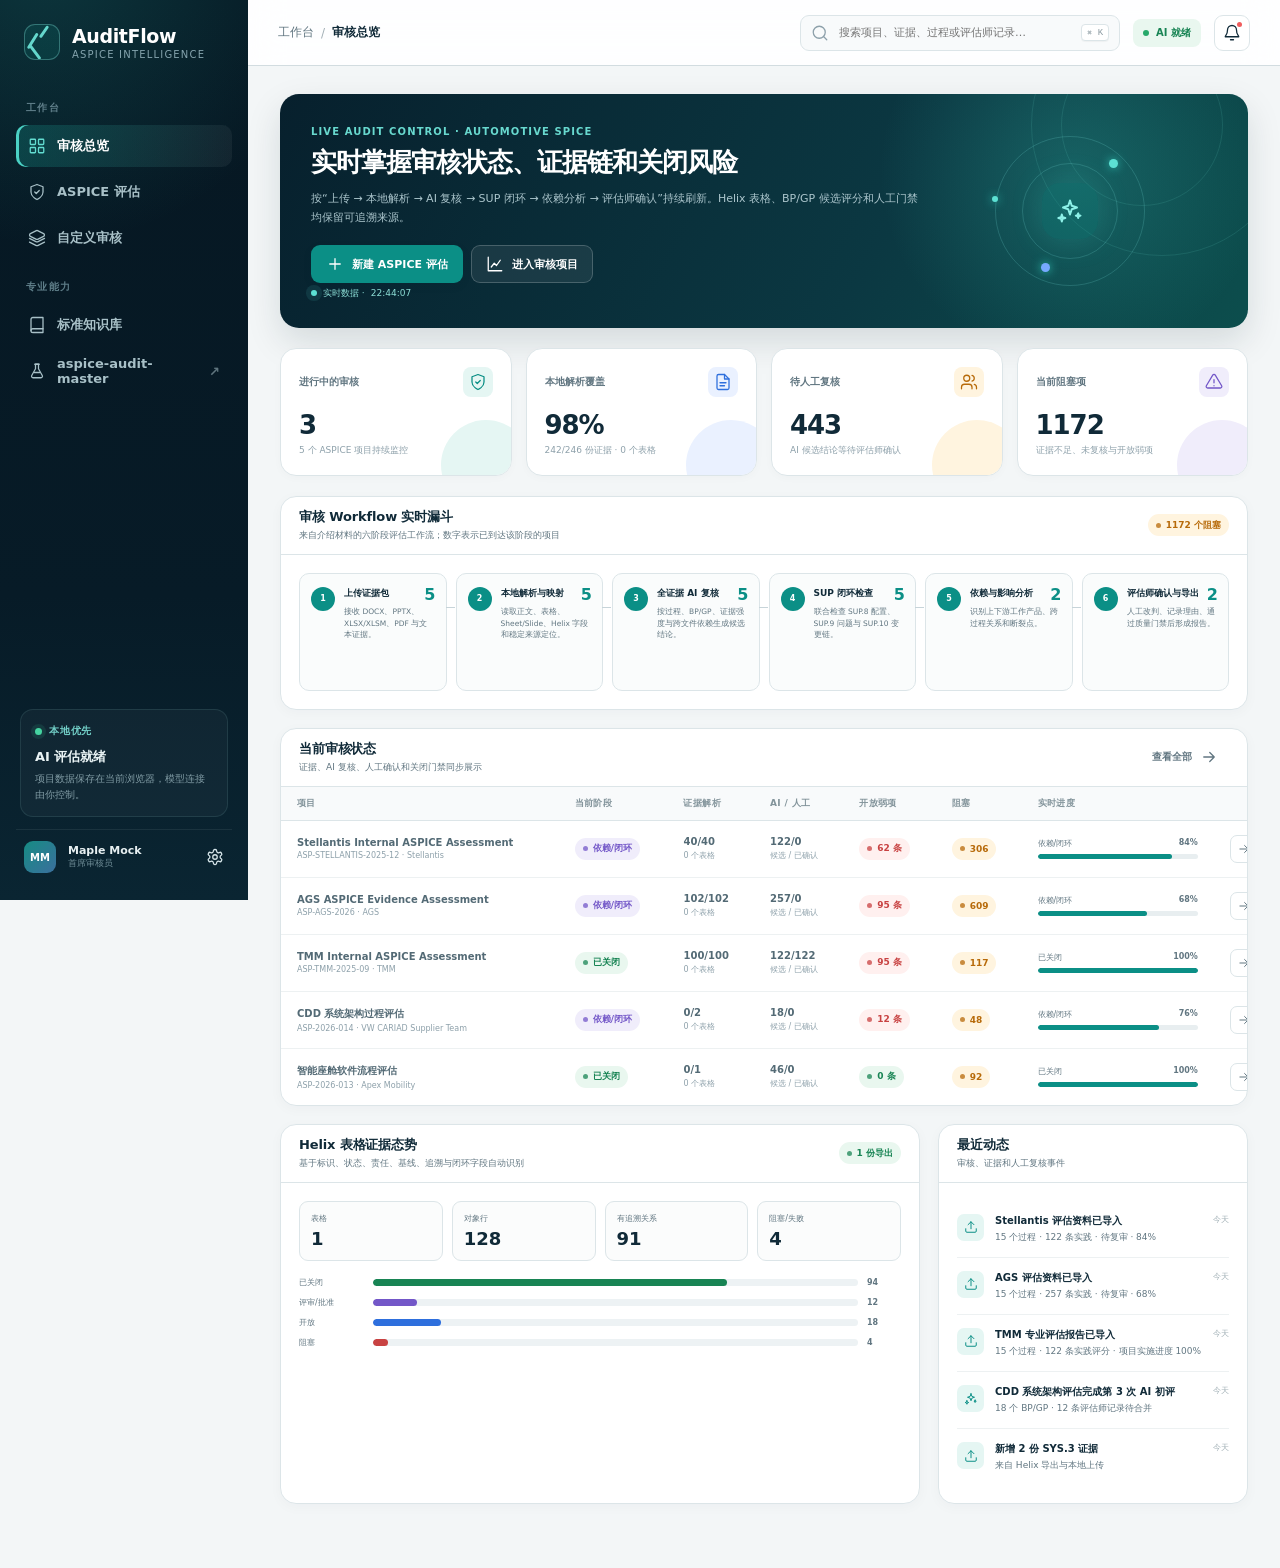
<file: AuditFlow/AuditFlow-GitHub-Payload/index.html>
<!doctype html>
<html lang="zh-CN">
<head>
  <meta charset="utf-8">
  <meta name="viewport" content="width=device-width, initial-scale=1">
  <meta name="theme-color" content="#071d2b">
  <meta name="description" content="面向 Automotive SPICE 内审员的证据、评估、复核与报告工作台">
  <title>AuditFlow AI · ASPICE 内审工作台</title>
  <link rel="stylesheet" href="./styles.css?v=7">
</head>
<body>
  <div class="app-shell">
    <aside class="sidebar" id="sidebar">
      <a class="brand" href="#/dashboard" aria-label="AuditFlow AI 首页">
        <span class="brand-mark" aria-hidden="true"><i></i><i></i><i></i></span>
        <span><strong>AuditFlow</strong><small>ASPICE intelligence</small></span>
      </a>
      <nav class="side-nav" aria-label="主导航">
        <p class="nav-label">工作台</p>
        <a href="#/dashboard" data-nav="dashboard"><span data-icon="grid"></span>审核总览</a>
        <a href="#/standard" data-nav="standard"><span data-icon="shield"></span>ASPICE 评估</a>
        <a href="#/custom" data-nav="custom"><span data-icon="layers"></span>自定义审核</a>
        <p class="nav-label">专业能力</p>
        <a href="#/library" data-nav="library"><span data-icon="book"></span>标准知识库</a>
        <a href="file:///C:/Users/YuMeng%20Li/OneDrive%20-%20JE/Desktop/aspice-audit-master-refactored/aspice-audit-master.html?page=evidence" data-action="open-aspice-master"><span data-icon="flask"></span>aspice-audit-master<span class="external">↗</span></a>
      </nav>
      <div class="sidebar-foot">
        <div class="usage-card">
          <span class="eyebrow"><i class="pulse-dot"></i> 本地优先</span>
          <strong>AI 评估就绪</strong>
          <p>项目数据保存在当前浏览器，模型连接由你控制。</p>
        </div>
        <a href="#/settings" class="profile-link" data-nav="settings">
          <span class="avatar">MM</span>
          <span><strong>Maple Mock</strong><small>首席审核员</small></span>
          <span data-icon="settings"></span>
        </a>
      </div>
    </aside>

    <section class="workspace">
      <header class="topbar">
        <button class="icon-btn menu-toggle" id="menuToggle" aria-label="展开导航"><span data-icon="menu"></span></button>
        <div class="breadcrumbs" id="breadcrumbs"></div>
        <div class="top-actions">
          <label class="global-search"><span data-icon="search"></span><input id="globalSearch" type="search" placeholder="搜索项目、证据、过程或评估师记录…"><kbd>⌘ K</kbd></label>
          <span class="ai-status" id="aiStatus"><i></i>AI 就绪</span>
          <button class="icon-btn" id="notificationsBtn" aria-label="通知"><span data-icon="bell"></span><b></b></button>
        </div>
      </header>
      <main id="app" tabindex="-1"></main>
    </section>
  </div>

  <div id="modalRoot"></div>
  <div id="drawerRoot"></div>
  <div class="toast-stack" id="toastRoot" aria-live="polite"></div>
  <input type="file" id="evidencePicker" hidden multiple accept=".pdf,.docx,.pptx,.xlsx,.xlsm,.txt,.md,.csv,.json,.html">
  <script src="./vendor/jszip.min.js"></script>
  <script src="./tmm-assessment-data.js?v=1"></script>
<script src="./external-assessment-data.js?v=2"></script>
  <script src="./app.js?v=12"></script>
</body>
</html>
</file>
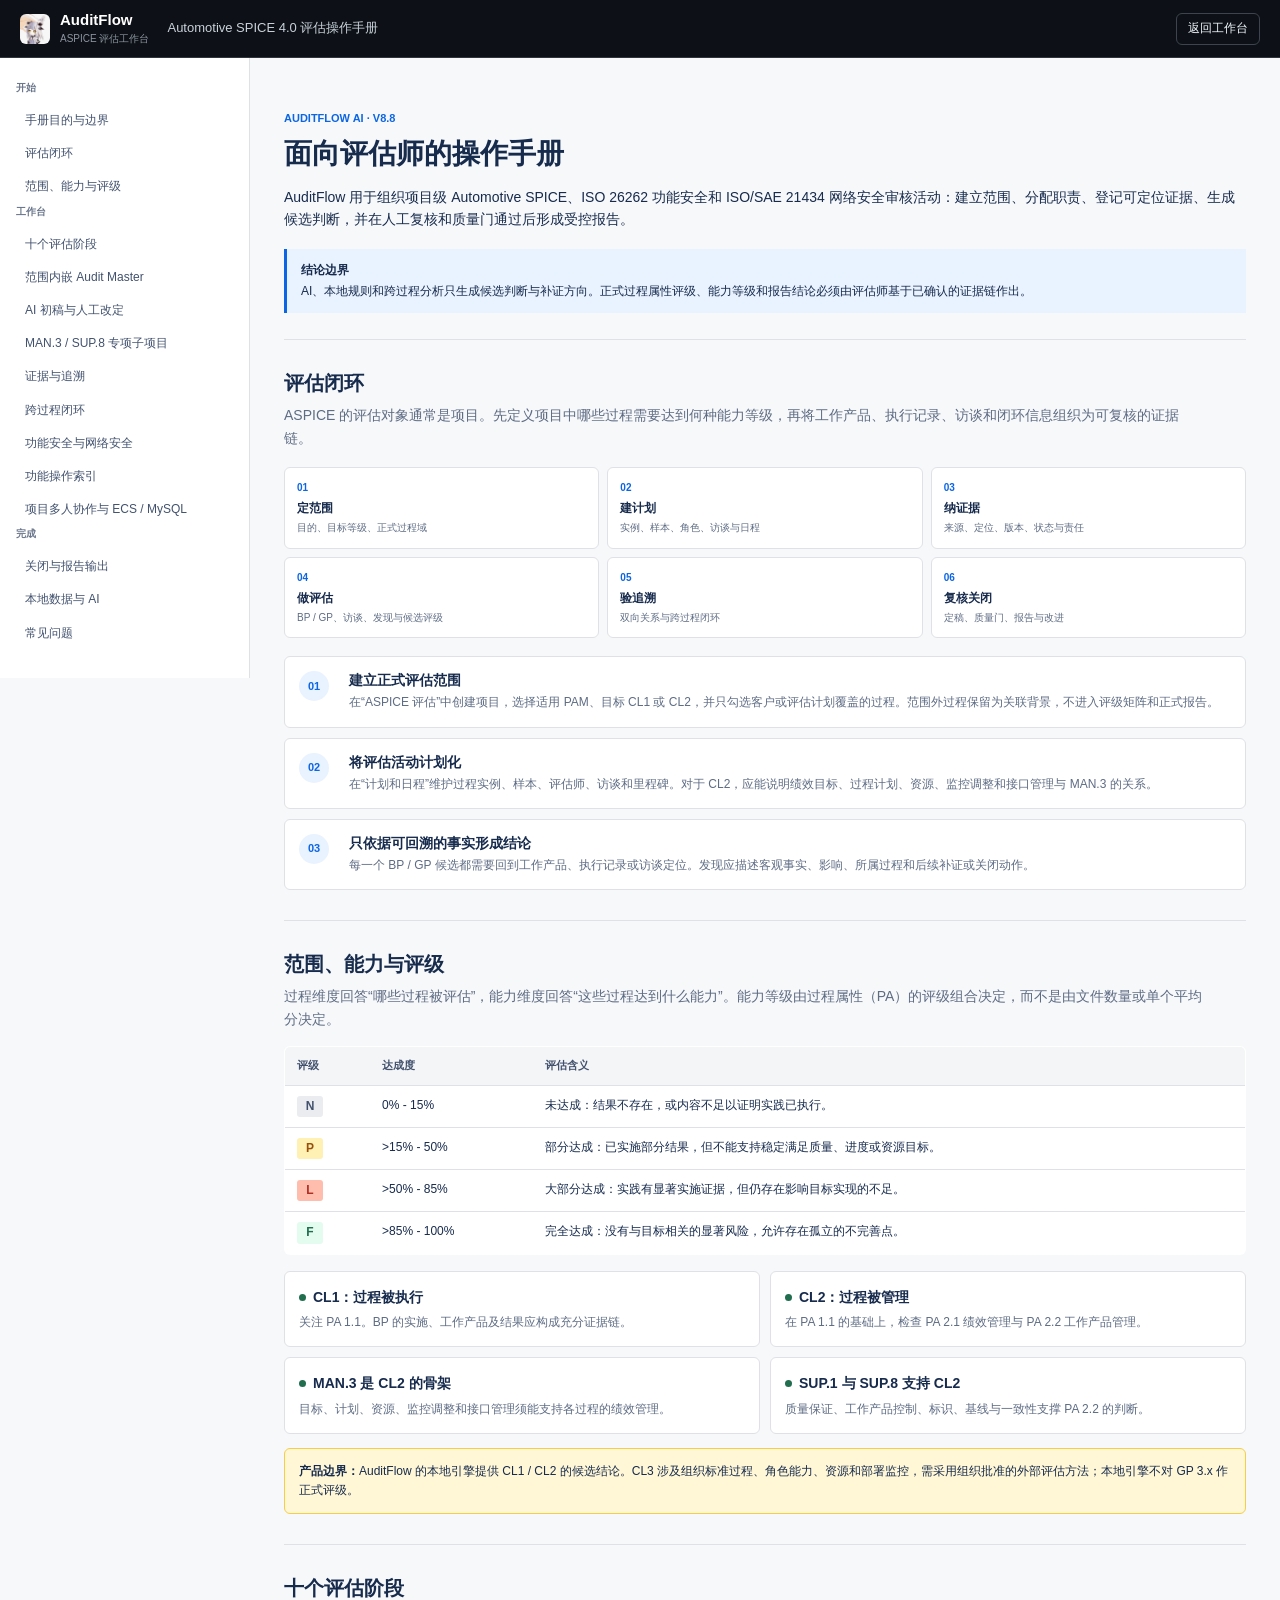
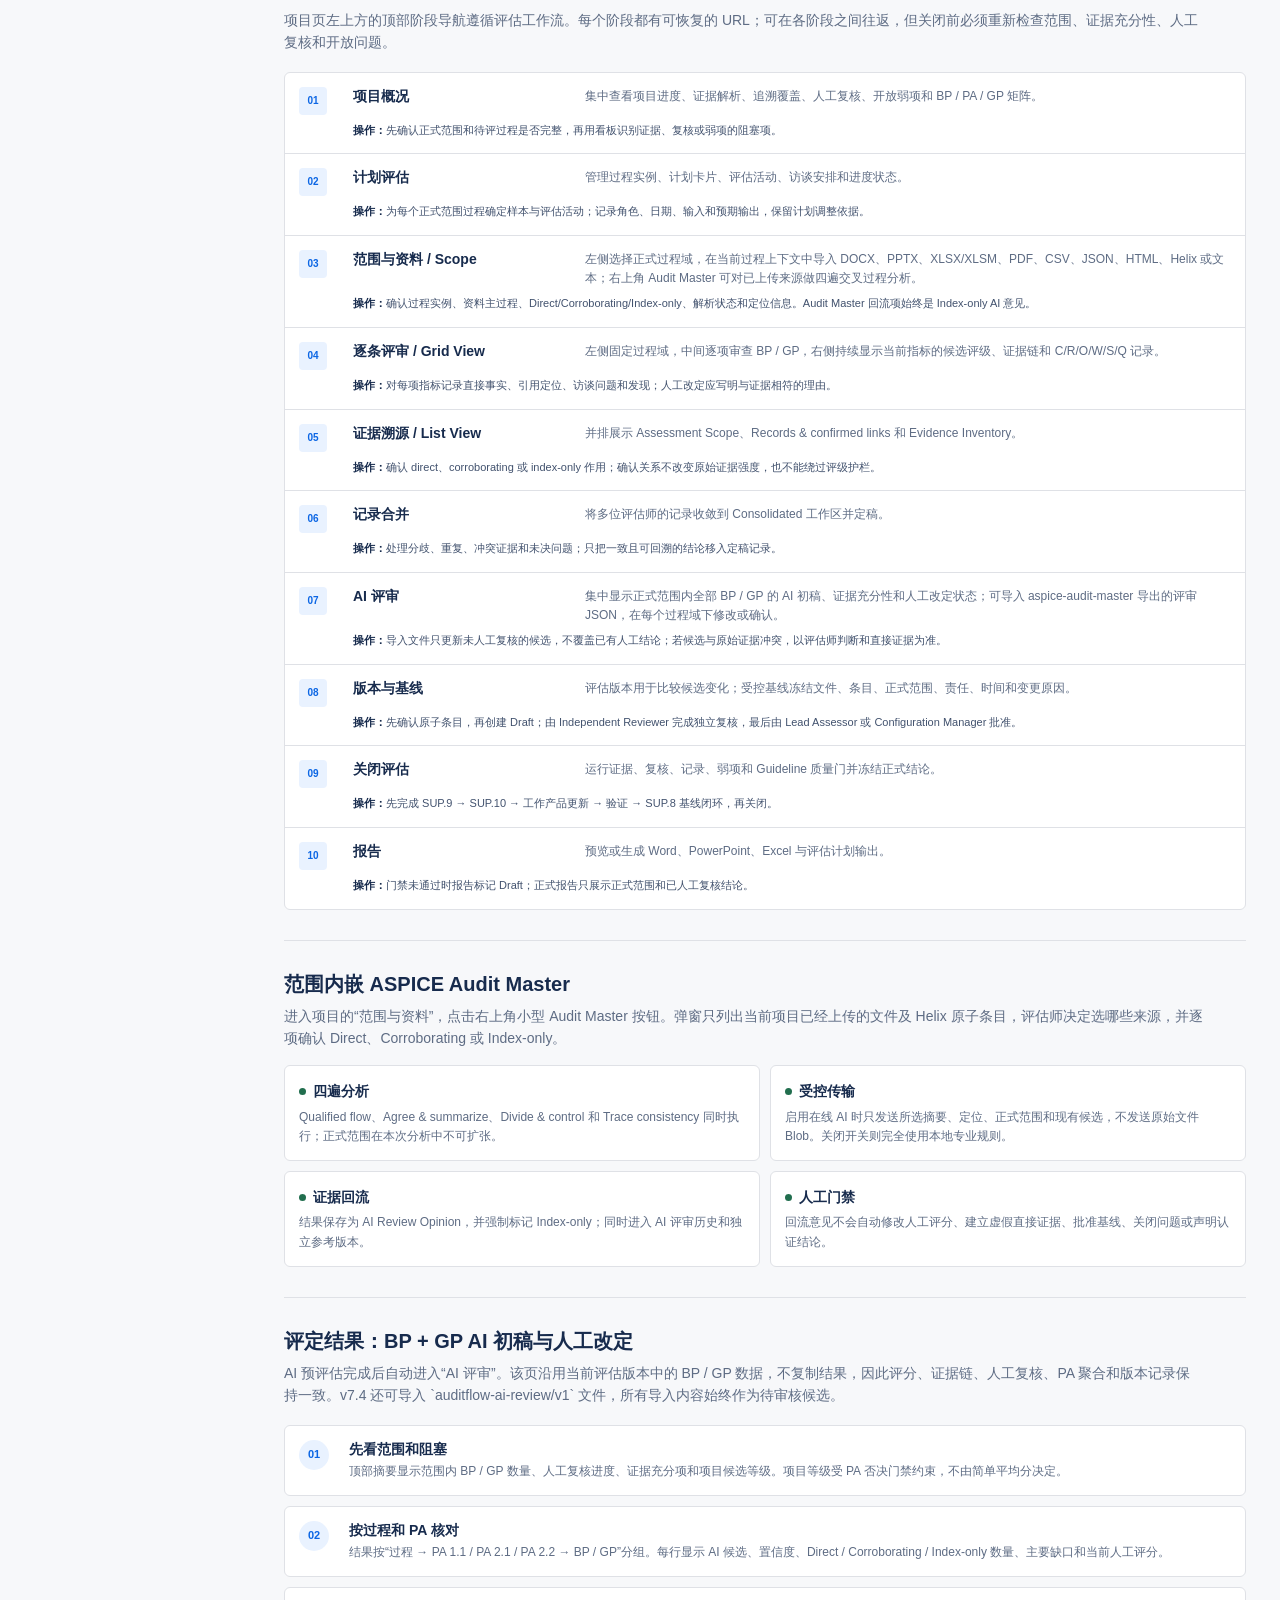
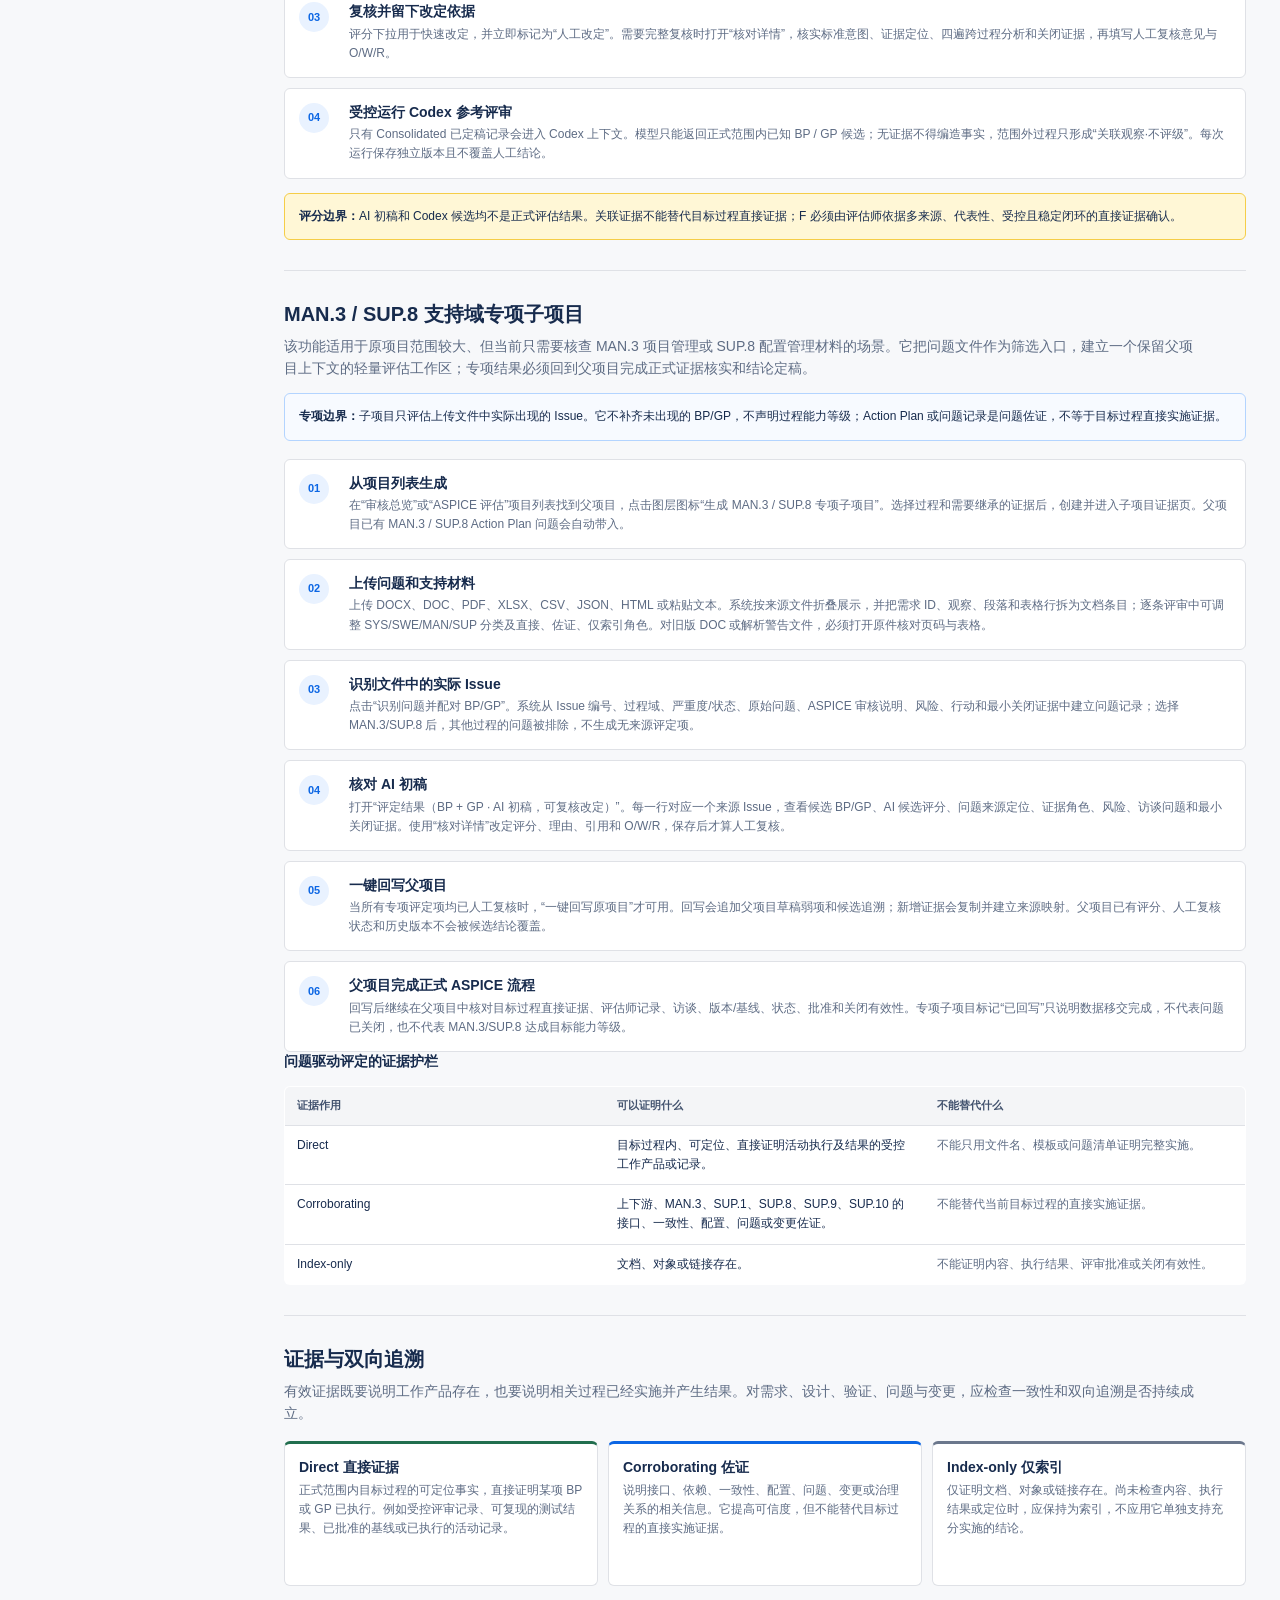
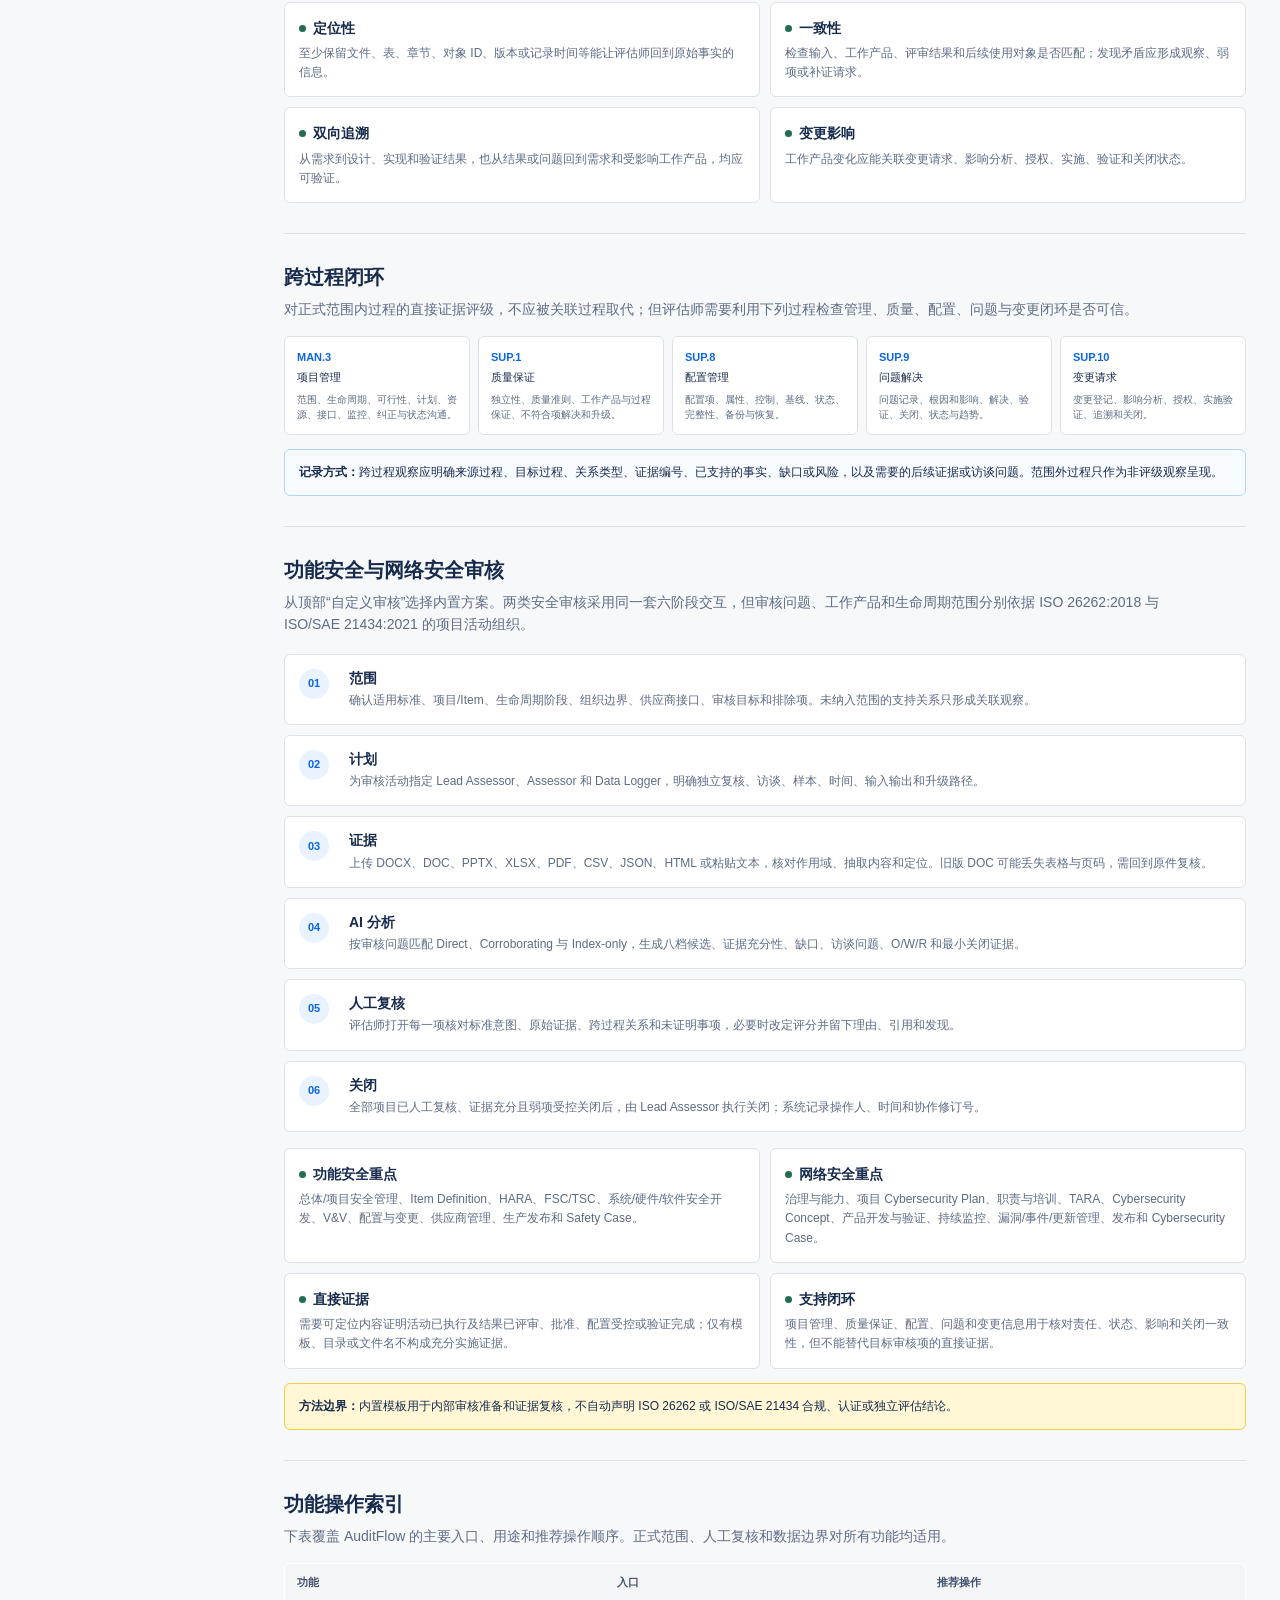
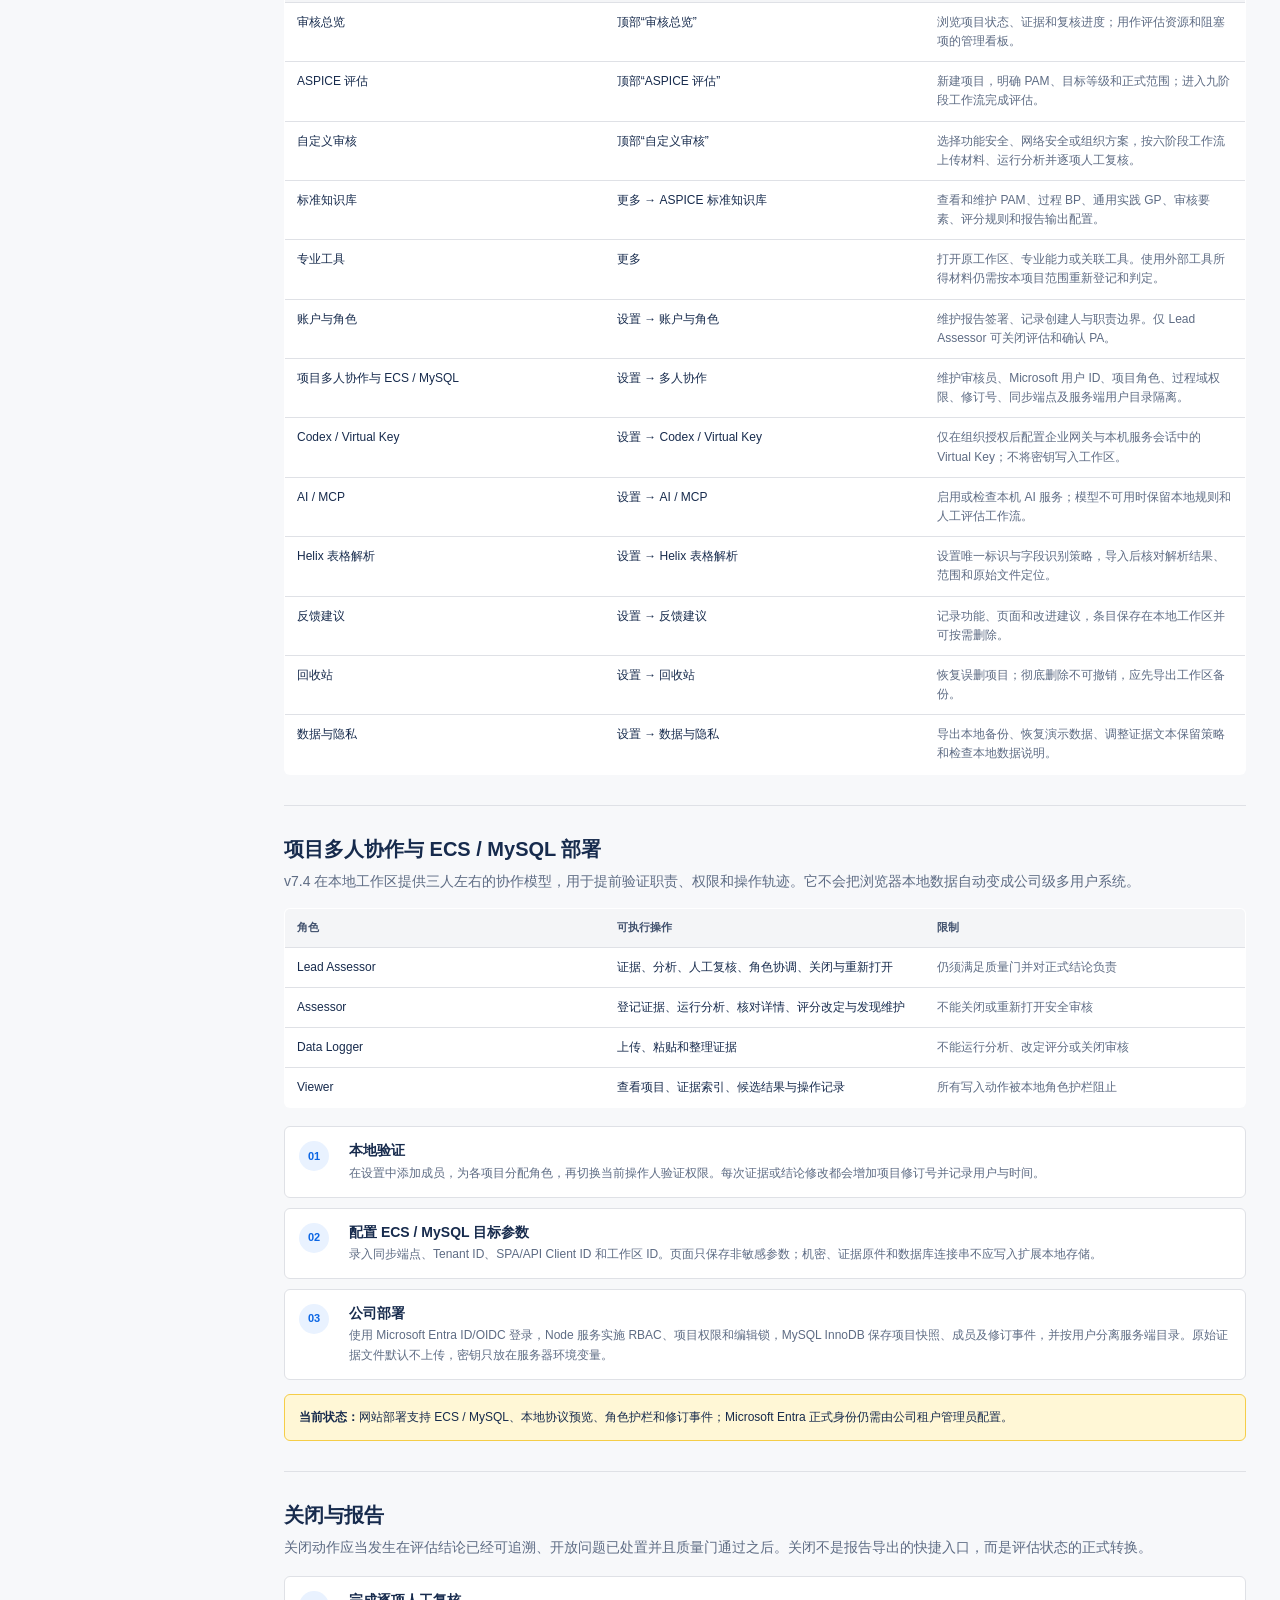
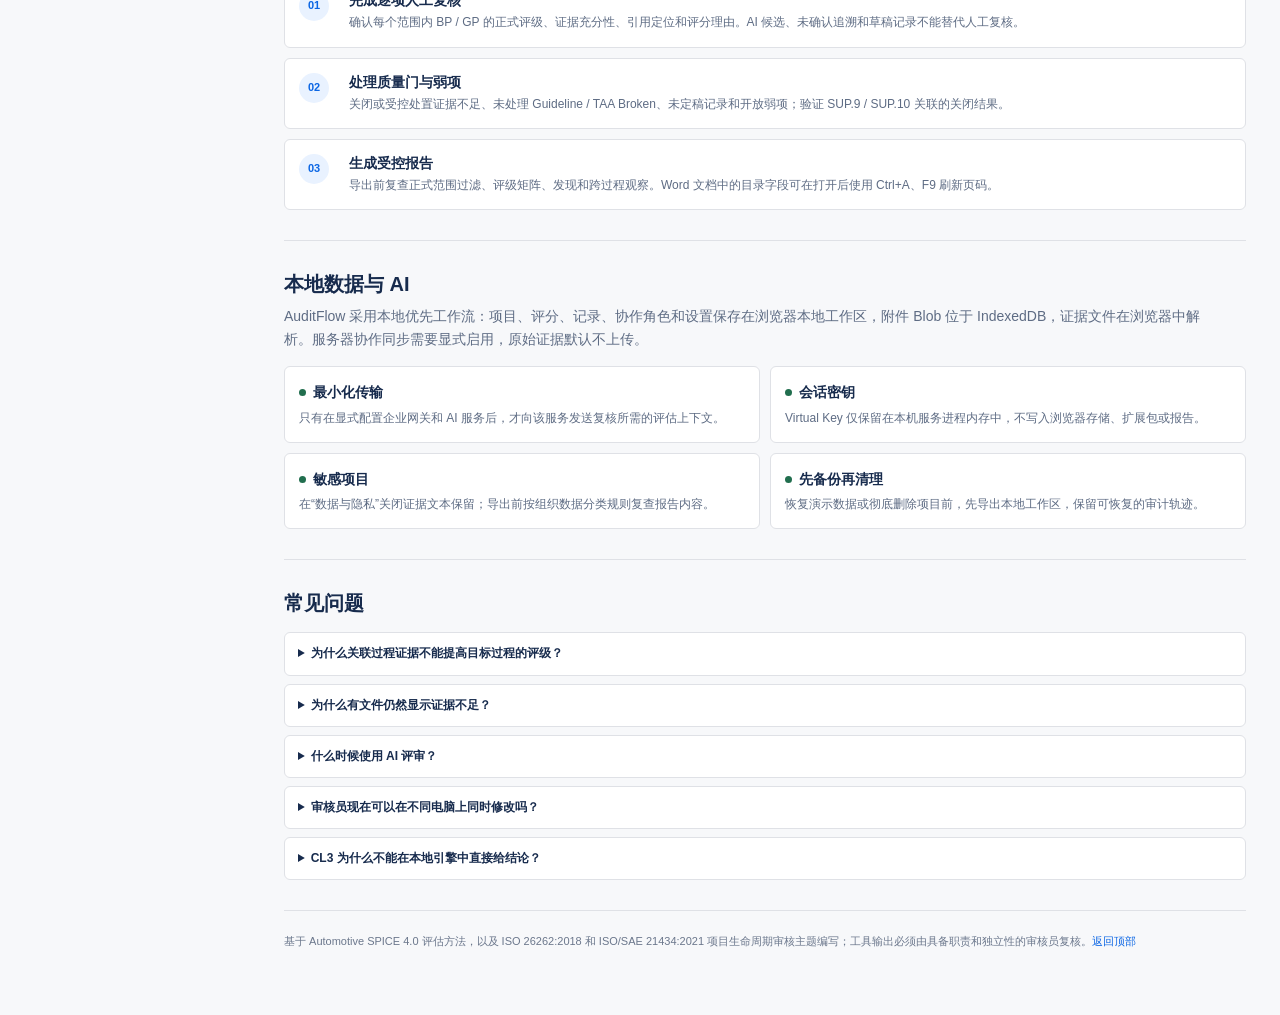
<file: AuditFlow-v8.8-extension/help-manual.html>
<!doctype html>
<html lang="en">
<head>
  <meta charset="utf-8">
  <meta name="viewport" content="width=device-width, initial-scale=1">
  <meta name="theme-color" content="#0d1117">
  <meta name="description" content="AuditFlow v8.8 的本地评估、PA 门禁、SUP 闭环、悬浮 Codex 助手与云协作操作手册">
  <title>AuditFlow v8.8 操作手册</title>
  <style>
    :root { --canvas:#f7f8fa; --surface:#fff; --ink:#172b4d; --muted:#5e6c84; --line:#dfe1e6; --blue:#0c66e4; --blue-soft:#e9f2ff; --green:#216e4e; --green-soft:#e3fcef; --amber:#974f0c; --amber-soft:#fff0b3; --red:#ae2e24; --red-soft:#ffebe6; --navy:#0d1117; --navy-2:#161b22; --nav-text:#c9d1d9; --radius:6px; font-family:-apple-system,BlinkMacSystemFont,"Segoe UI","Microsoft YaHei",sans-serif; color-scheme:light; }
    * { box-sizing:border-box; }
    html { scroll-behavior:smooth; }
    body { margin:0; color:var(--ink); background:var(--canvas); font-size:14px; line-height:1.6; }
    a { color:inherit; text-decoration:none; }
    button { font:inherit; }
    .app-header { position:sticky; top:0; z-index:10; min-height:58px; display:flex; align-items:center; gap:18px; padding:10px max(20px,calc((100vw - 1440px) / 2)); border-bottom:1px solid #30363d; background:var(--navy); color:var(--nav-text); }
    .brand { display:flex; align-items:center; gap:10px; min-width:max-content; color:#fff; }
    .brand img { width:30px; height:30px; border-radius:6px; }
    .brand strong { display:block; font-size:15px; line-height:1.2; }
    .brand small { display:block; margin-top:2px; color:#8b949e; font-size:10px; }
    .header-title { min-width:0; flex:1; color:#c9d1d9; font-size:13px; }
    .back-link { display:inline-flex; align-items:center; min-height:32px; padding:0 11px; border:1px solid #3d444d; border-radius:6px; color:#f0f6fc; font-size:12px; white-space:nowrap; }
    .back-link:hover { border-color:#58a6ff; background:#21262d; }
    .manual-layout { width:min(1440px,100%); margin:0 auto; display:grid; grid-template-columns:250px minmax(0,1fr); align-items:start; min-height:calc(100vh - 58px); }
    .manual-nav { position:sticky; top:58px; max-height:calc(100vh - 58px); overflow:auto; padding:22px 16px 28px; border-right:1px solid var(--line); background:#fff; }
    .manual-nav p { margin:0 0 8px; color:#6b778c; font-size:10px; font-weight:700; text-transform:uppercase; }
    .manual-nav a { display:block; padding:7px 9px; border-radius:4px; color:#42526e; font-size:12px; }
    .manual-nav a:hover { color:var(--blue); background:var(--blue-soft); }
    .manual-nav .nav-spacer { height:14px; }
    main { min-width:0; padding:28px 34px 64px; }
    .hero { padding:24px 0 26px; border-bottom:1px solid var(--line); }
    .eyebrow { margin:0 0 8px; color:var(--blue); font-size:11px; font-weight:700; text-transform:uppercase; }
    h1,h2,h3 { margin:0; color:var(--ink); line-height:1.3; letter-spacing:0; }
    h1 { font-size:28px; }
    h2 { font-size:20px; }
    h3 { font-size:14px; }
    .hero p:last-child { max-width:820px; margin:10px 0 0; color:var(--muted); }
    .notice { display:flex; gap:10px; margin-top:18px; padding:12px 14px; border-left:3px solid var(--blue); background:var(--blue-soft); color:#172b4d; font-size:12px; }
    .notice strong { display:block; margin-bottom:2px; }
    section { scroll-margin-top:78px; padding:30px 0; border-bottom:1px solid var(--line); }
    section > p { max-width:920px; margin:8px 0 0; color:var(--muted); }
    .flow { display:grid; grid-template-columns:repeat(3,minmax(0,1fr)); gap:8px; margin-top:18px; }
    .flow a { min-height:78px; display:grid; align-content:start; gap:3px; padding:12px; border:1px solid var(--line); border-radius:var(--radius); background:var(--surface); }
    .flow a:hover { border-color:#85b8ff; background:#f7faff; }
    .flow span { color:var(--blue); font-size:10px; font-weight:700; }
    .flow strong { font-size:12px; }
    .flow small { color:var(--muted); font-size:10px; line-height:1.45; }
    .steps { display:grid; gap:10px; margin-top:18px; }
    .step { display:grid; grid-template-columns:38px minmax(0,1fr); gap:12px; align-items:start; padding:14px; border:1px solid var(--line); border-radius:var(--radius); background:var(--surface); }
    .step-no { width:30px; height:30px; display:grid; place-items:center; border-radius:50%; background:var(--blue-soft); color:var(--blue); font-size:11px; font-weight:700; }
    .step p { margin:4px 0 0; color:var(--muted); font-size:12px; }
    .checklist { display:grid; grid-template-columns:repeat(2,minmax(0,1fr)); gap:10px; margin-top:16px; }
    .checklist article { padding:14px; border:1px solid var(--line); border-radius:var(--radius); background:var(--surface); }
    .checklist p { margin:5px 0 0; color:var(--muted); font-size:12px; }
    .checklist strong::before { content:""; display:inline-block; width:7px; height:7px; margin:0 7px 1px 0; border-radius:50%; background:var(--green); }
    .rating-table { width:100%; margin-top:16px; border-collapse:collapse; overflow:hidden; border:1px solid var(--line); border-radius:var(--radius); background:var(--surface); font-size:12px; }
    .rating-table th,.rating-table td { padding:10px 12px; border-bottom:1px solid var(--line); text-align:left; vertical-align:top; }
    .rating-table th { color:#42526e; background:#f4f5f7; font-size:11px; }
    .rating-table tr:last-child td { border-bottom:0; }
    .rating { display:inline-grid; min-width:26px; place-items:center; padding:1px 5px; border-radius:3px; font-weight:700; }
    .rating.n { background:#ebecf0; color:#42526e; }.rating.p { background:var(--amber-soft); color:var(--amber); }.rating.l { background:#ffbdad; color:#ae2e24; }.rating.f { background:var(--green-soft); color:var(--green); }
    .callout { margin-top:14px; padding:13px 14px; border:1px solid #b3d4ff; border-radius:var(--radius); background:#f7faff; color:#172b4d; font-size:12px; }
    .callout.warning { border-color:#f5cd47; background:#fff7d6; }
    .phase-list { display:grid; gap:0; margin-top:18px; border:1px solid var(--line); border-radius:var(--radius); overflow:hidden; background:var(--surface); }
    .phase { display:grid; grid-template-columns:42px minmax(140px,220px) minmax(0,1fr); gap:12px; align-items:start; padding:14px; border-bottom:1px solid var(--line); }
    .phase:last-child { border-bottom:0; }
    .phase-index { width:28px; height:28px; display:grid; place-items:center; border-radius:4px; color:var(--blue); background:var(--blue-soft); font-size:10px; font-weight:700; }
    .phase p { margin:0; color:var(--muted); font-size:12px; }
    .phase .operation { grid-column:2 / -1; margin-top:-5px; color:#42526e; font-size:11px; }
    .phase .operation b { color:var(--ink); }
    .role-grid { display:grid; grid-template-columns:repeat(3,minmax(0,1fr)); gap:10px; margin-top:16px; }
    .role-grid article { min-height:145px; padding:14px; border:1px solid var(--line); border-radius:var(--radius); background:var(--surface); }
    .role-grid p { margin:5px 0 0; color:var(--muted); font-size:12px; }
    .role-grid .direct { border-top:3px solid var(--green); }.role-grid .corroborating { border-top:3px solid #0c66e4; }.role-grid .index { border-top:3px solid #6b778c; }
    .support-grid { display:grid; grid-template-columns:repeat(5,minmax(0,1fr)); gap:8px; margin-top:16px; }
    .support-grid article { padding:12px; border:1px solid var(--line); border-radius:var(--radius); background:var(--surface); }
    .support-grid strong { display:block; color:var(--blue); font-size:11px; }.support-grid span { display:block; margin-top:2px; font-size:11px; }.support-grid p { margin:5px 0 0; color:var(--muted); font-size:10px; line-height:1.5; }
    .feature-table { width:100%; margin-top:16px; border-collapse:collapse; border:1px solid var(--line); border-radius:var(--radius); overflow:hidden; background:var(--surface); font-size:12px; }
    .feature-table th,.feature-table td { padding:10px 12px; border-bottom:1px solid var(--line); text-align:left; vertical-align:top; }
    .feature-table th { width:24%; background:#f4f5f7; color:#42526e; font-size:11px; }.feature-table tr:last-child td { border-bottom:0; }.feature-table td:last-child { color:var(--muted); }
    .faq { display:grid; gap:8px; margin-top:16px; }.faq details { border:1px solid var(--line); border-radius:var(--radius); background:var(--surface); }.faq summary { padding:11px 13px; cursor:pointer; font-size:12px; font-weight:600; }.faq p { margin:0; padding:0 13px 13px; color:var(--muted); font-size:12px; }
    footer { padding:22px 0 0; color:#6b778c; font-size:11px; }.back-top { color:var(--blue); }
    @media (max-width:1100px) { .support-grid { grid-template-columns:repeat(3,minmax(0,1fr)); }.flow { grid-template-columns:repeat(2,minmax(0,1fr)); } }
    @media (max-width:800px) { .app-header { padding:10px 14px; }.header-title { display:none; }.manual-layout { display:block; }.manual-nav { position:static; max-height:none; display:flex; gap:2px; overflow:auto; padding:10px 14px; border-right:0; border-bottom:1px solid var(--line); white-space:nowrap; }.manual-nav p,.manual-nav .nav-spacer { display:none; }.manual-nav a { padding:6px 8px; }.manual-nav a:first-of-type { padding-left:0; } main { padding:22px 14px 50px; }.checklist,.role-grid { grid-template-columns:1fr; }.phase { grid-template-columns:34px minmax(0,1fr); }.phase p,.phase .operation { grid-column:2; }.support-grid { grid-template-columns:repeat(2,minmax(0,1fr)); } }
    @media (max-width:520px) { h1 { font-size:23px; }.brand small { display:none; }.flow { grid-template-columns:1fr; }.support-grid { grid-template-columns:1fr; }.rating-table th,.rating-table td,.feature-table th,.feature-table td { padding:8px; }.feature-table th { width:32%; }.phase { padding:12px 10px; gap:8px; } }
    @media print { .app-header,.manual-nav { display:none; } .manual-layout { display:block; } main { padding:0; } section { break-inside:avoid; } }
  </style>
</head>
<body>
  <header class="app-header">
    <a class="brand" href="./index.html#/dashboard" aria-label="返回 AuditFlow 工作台">
      <img src="./icons/icon-128.png" alt="AuditFlow">
      <span><strong>AuditFlow</strong><small>ASPICE 评估工作台</small></span>
    </a>
    <span class="header-title">Automotive SPICE 4.0 评估操作手册</span>
    <a class="back-link" href="./index.html#/settings">返回工作台</a>
  </header>

  <div class="manual-layout">
    <nav class="manual-nav" aria-label="操作手册目录">
      <p>开始</p>
      <a href="#overview">手册目的与边界</a>
      <a href="#workflow">评估闭环</a>
      <a href="#rating">范围、能力与评级</a>
      <span class="nav-spacer"></span>
      <p>工作台</p>
      <a href="#phases">十个评估阶段</a>
      <a href="#audit-master">范围内嵌 Audit Master</a>
      <a href="#ai-review">AI 初稿与人工改定</a>
      <a href="#support-subproject">MAN.3 / SUP.8 专项子项目</a>
      <a href="#evidence">证据与追溯</a>
      <a href="#support">跨过程闭环</a>
      <a href="#security-audits">功能安全与网络安全</a>
      <a href="#functions">功能操作索引</a>
      <a href="#collaboration">项目多人协作与 ECS / MySQL</a>
      <span class="nav-spacer"></span>
      <p>完成</p>
      <a href="#close">关闭与报告输出</a>
      <a href="#privacy">本地数据与 AI</a>
      <a href="#faq">常见问题</a>
    </nav>

    <main>
      <div class="hero" id="overview">
        <p class="eyebrow">AuditFlow AI · v8.8</p>
        <h1>面向评估师的操作手册</h1>
        <p>AuditFlow 用于组织项目级 Automotive SPICE、ISO 26262 功能安全和 ISO/SAE 21434 网络安全审核活动：建立范围、分配职责、登记可定位证据、生成候选判断，并在人工复核和质量门通过后形成受控报告。</p>
        <div class="notice"><div><strong>结论边界</strong>AI、本地规则和跨过程分析只生成候选判断与补证方向。正式过程属性评级、能力等级和报告结论必须由评估师基于已确认的证据链作出。</div></div>
      </div>

      <section id="workflow">
        <h2>评估闭环</h2>
        <p>ASPICE 的评估对象通常是项目。先定义项目中哪些过程需要达到何种能力等级，再将工作产品、执行记录、访谈和闭环信息组织为可复核的证据链。</p>
        <div class="flow">
          <a href="#phases"><span>01</span><strong>定范围</strong><small>目的、目标等级、正式过程域</small></a>
          <a href="#phases"><span>02</span><strong>建计划</strong><small>实例、样本、角色、访谈与日程</small></a>
          <a href="#evidence"><span>03</span><strong>纳证据</strong><small>来源、定位、版本、状态与责任</small></a>
          <a href="#phases"><span>04</span><strong>做评估</strong><small>BP / GP、访谈、发现与候选评级</small></a>
          <a href="#evidence"><span>05</span><strong>验追溯</strong><small>双向关系与跨过程闭环</small></a>
          <a href="#close"><span>06</span><strong>复核关闭</strong><small>定稿、质量门、报告与改进</small></a>
        </div>
        <div class="steps">
          <article class="step"><span class="step-no">01</span><div><h3>建立正式评估范围</h3><p>在“ASPICE 评估”中创建项目，选择适用 PAM、目标 CL1 或 CL2，并只勾选客户或评估计划覆盖的过程。范围外过程保留为关联背景，不进入评级矩阵和正式报告。</p></div></article>
          <article class="step"><span class="step-no">02</span><div><h3>将评估活动计划化</h3><p>在“计划和日程”维护过程实例、样本、评估师、访谈和里程碑。对于 CL2，应能说明绩效目标、过程计划、资源、监控调整和接口管理与 MAN.3 的关系。</p></div></article>
          <article class="step"><span class="step-no">03</span><div><h3>只依据可回溯的事实形成结论</h3><p>每一个 BP / GP 候选都需要回到工作产品、执行记录或访谈定位。发现应描述客观事实、影响、所属过程和后续补证或关闭动作。</p></div></article>
        </div>
      </section>

      <section id="rating">
        <h2>范围、能力与评级</h2>
        <p>过程维度回答“哪些过程被评估”，能力维度回答“这些过程达到什么能力”。能力等级由过程属性（PA）的评级组合决定，而不是由文件数量或单个平均分决定。</p>
        <table class="rating-table">
          <thead><tr><th>评级</th><th>达成度</th><th>评估含义</th></tr></thead>
          <tbody>
            <tr><td><span class="rating n">N</span></td><td>0% - 15%</td><td>未达成：结果不存在，或内容不足以证明实践已执行。</td></tr>
            <tr><td><span class="rating p">P</span></td><td>&gt;15% - 50%</td><td>部分达成：已实施部分结果，但不能支持稳定满足质量、进度或资源目标。</td></tr>
            <tr><td><span class="rating l">L</span></td><td>&gt;50% - 85%</td><td>大部分达成：实践有显著实施证据，但仍存在影响目标实现的不足。</td></tr>
            <tr><td><span class="rating f">F</span></td><td>&gt;85% - 100%</td><td>完全达成：没有与目标相关的显著风险，允许存在孤立的不完善点。</td></tr>
          </tbody>
        </table>
        <div class="checklist">
          <article><strong>CL1：过程被执行</strong><p>关注 PA 1.1。BP 的实施、工作产品及结果应构成充分证据链。</p></article>
          <article><strong>CL2：过程被管理</strong><p>在 PA 1.1 的基础上，检查 PA 2.1 绩效管理与 PA 2.2 工作产品管理。</p></article>
          <article><strong>MAN.3 是 CL2 的骨架</strong><p>目标、计划、资源、监控调整和接口管理须能支持各过程的绩效管理。</p></article>
          <article><strong>SUP.1 与 SUP.8 支持 CL2</strong><p>质量保证、工作产品控制、标识、基线与一致性支撑 PA 2.2 的判断。</p></article>
        </div>
        <div class="callout warning"><strong>产品边界：</strong>AuditFlow 的本地引擎提供 CL1 / CL2 的候选结论。CL3 涉及组织标准过程、角色能力、资源和部署监控，需采用组织批准的外部评估方法；本地引擎不对 GP 3.x 作正式评级。</div>
      </section>

      <section id="phases">
        <h2>十个评估阶段</h2>
        <p>项目页左上方的顶部阶段导航遵循评估工作流。每个阶段都有可恢复的 URL；可在各阶段之间往返，但关闭前必须重新检查范围、证据充分性、人工复核和开放问题。</p>
        <div class="phase-list">
          <article class="phase"><span class="phase-index">01</span><h3>项目概况</h3><p>集中查看项目进度、证据解析、追溯覆盖、人工复核、开放弱项和 BP / PA / GP 矩阵。</p><div class="operation"><b>操作：</b>先确认正式范围和待评过程是否完整，再用看板识别证据、复核或弱项的阻塞项。</div></article>
          <article class="phase"><span class="phase-index">02</span><h3>计划评估</h3><p>管理过程实例、计划卡片、评估活动、访谈安排和进度状态。</p><div class="operation"><b>操作：</b>为每个正式范围过程确定样本与评估活动；记录角色、日期、输入和预期输出，保留计划调整依据。</div></article>
          <article class="phase"><span class="phase-index">03</span><h3>范围与资料 / Scope</h3><p>左侧选择正式过程域，在当前过程上下文中导入 DOCX、PPTX、XLSX/XLSM、PDF、CSV、JSON、HTML、Helix 或文本；右上角 Audit Master 可对已上传来源做四遍交叉过程分析。</p><div class="operation"><b>操作：</b>确认过程实例、资料主过程、Direct/Corroborating/Index-only、解析状态和定位信息。Audit Master 回流项始终是 Index-only AI 意见。</div></article>
          <article class="phase"><span class="phase-index">04</span><h3>逐条评审 / Grid View</h3><p>左侧固定过程域，中间逐项审查 BP / GP，右侧持续显示当前指标的候选评级、证据链和 C/R/O/W/S/Q 记录。</p><div class="operation"><b>操作：</b>对每项指标记录直接事实、引用定位、访谈问题和发现；人工改定应写明与证据相符的理由。</div></article>
          <article class="phase"><span class="phase-index">05</span><h3>证据溯源 / List View</h3><p>并排展示 Assessment Scope、Records & confirmed links 和 Evidence Inventory。</p><div class="operation"><b>操作：</b>确认 direct、corroborating 或 index-only 作用；确认关系不改变原始证据强度，也不能绕过评级护栏。</div></article>
          <article class="phase"><span class="phase-index">06</span><h3>记录合并</h3><p>将多位评估师的记录收敛到 Consolidated 工作区并定稿。</p><div class="operation"><b>操作：</b>处理分歧、重复、冲突证据和未决问题；只把一致且可回溯的结论移入定稿记录。</div></article>
          <article class="phase"><span class="phase-index">07</span><h3>AI 评审</h3><p>集中显示正式范围内全部 BP / GP 的 AI 初稿、证据充分性和人工改定状态；可导入 aspice-audit-master 导出的评审 JSON，在每个过程域下修改或确认。</p><div class="operation"><b>操作：</b>导入文件只更新未人工复核的候选，不覆盖已有人工结论；若候选与原始证据冲突，以评估师判断和直接证据为准。</div></article>
          <article class="phase"><span class="phase-index">08</span><h3>版本与基线</h3><p>评估版本用于比较候选变化；受控基线冻结文件、条目、正式范围、责任、时间和变更原因。</p><div class="operation"><b>操作：</b>先确认原子条目，再创建 Draft；由 Independent Reviewer 完成独立复核，最后由 Lead Assessor 或 Configuration Manager 批准。</div></article>
          <article class="phase"><span class="phase-index">09</span><h3>关闭评估</h3><p>运行证据、复核、记录、弱项和 Guideline 质量门并冻结正式结论。</p><div class="operation"><b>操作：</b>先完成 SUP.9 → SUP.10 → 工作产品更新 → 验证 → SUP.8 基线闭环，再关闭。</div></article>
          <article class="phase"><span class="phase-index">10</span><h3>报告</h3><p>预览或生成 Word、PowerPoint、Excel 与评估计划输出。</p><div class="operation"><b>操作：</b>门禁未通过时报告标记 Draft；正式报告只展示正式范围和已人工复核结论。</div></article>
        </div>
      </section>

      <section id="audit-master">
        <h2>范围内嵌 ASPICE Audit Master</h2>
        <p>进入项目的“范围与资料”，点击右上角小型 Audit Master 按钮。弹窗只列出当前项目已经上传的文件及 Helix 原子条目，评估师决定选哪些来源，并逐项确认 Direct、Corroborating 或 Index-only。</p>
        <div class="checklist">
          <article><strong>四遍分析</strong><p>Qualified flow、Agree &amp; summarize、Divide &amp; control 和 Trace consistency 同时执行；正式范围在本次分析中不可扩张。</p></article>
          <article><strong>受控传输</strong><p>启用在线 AI 时只发送所选摘要、定位、正式范围和现有候选，不发送原始文件 Blob。关闭开关则完全使用本地专业规则。</p></article>
          <article><strong>证据回流</strong><p>结果保存为 AI Review Opinion，并强制标记 Index-only；同时进入 AI 评审历史和独立参考版本。</p></article>
          <article><strong>人工门禁</strong><p>回流意见不会自动修改人工评分、建立虚假直接证据、批准基线、关闭问题或声明认证结论。</p></article>
        </div>
      </section>

      <section id="ai-review">
        <h2>评定结果：BP + GP AI 初稿与人工改定</h2>
        <p>AI 预评估完成后自动进入“AI 评审”。该页沿用当前评估版本中的 BP / GP 数据，不复制结果，因此评分、证据链、人工复核、PA 聚合和版本记录保持一致。v7.4 还可导入 `auditflow-ai-review/v1` 文件，所有导入内容始终作为待审核候选。</p>
        <div class="steps">
          <article class="step"><span class="step-no">01</span><div><h3>先看范围和阻塞</h3><p>顶部摘要显示范围内 BP / GP 数量、人工复核进度、证据充分项和项目候选等级。项目等级受 PA 否决门禁约束，不由简单平均分决定。</p></div></article>
          <article class="step"><span class="step-no">02</span><div><h3>按过程和 PA 核对</h3><p>结果按“过程 → PA 1.1 / PA 2.1 / PA 2.2 → BP / GP”分组。每行显示 AI 候选、置信度、Direct / Corroborating / Index-only 数量、主要缺口和当前人工评分。</p></div></article>
          <article class="step"><span class="step-no">03</span><div><h3>复核并留下改定依据</h3><p>评分下拉用于快速改定，并立即标记为“人工改定”。需要完整复核时打开“核对详情”，核实标准意图、证据定位、四遍跨过程分析和关闭证据，再填写人工复核意见与 O/W/R。</p></div></article>
          <article class="step"><span class="step-no">04</span><div><h3>受控运行 Codex 参考评审</h3><p>只有 Consolidated 已定稿记录会进入 Codex 上下文。模型只能返回正式范围内已知 BP / GP 候选；无证据不得编造事实，范围外过程只形成“关联观察·不评级”。每次运行保存独立版本且不覆盖人工结论。</p></div></article>
        </div>
        <div class="callout warning"><strong>评分边界：</strong>AI 初稿和 Codex 候选均不是正式评估结果。关联证据不能替代目标过程直接证据；F 必须由评估师依据多来源、代表性、受控且稳定闭环的直接证据确认。</div>
      </section>

      <section id="support-subproject">
        <h2>MAN.3 / SUP.8 支持域专项子项目</h2>
        <p>该功能适用于原项目范围较大、但当前只需要核查 MAN.3 项目管理或 SUP.8 配置管理材料的场景。它把问题文件作为筛选入口，建立一个保留父项目上下文的轻量评估工作区；专项结果必须回到父项目完成正式证据核实和结论定稿。</p>
        <div class="callout"><strong>专项边界：</strong>子项目只评估上传文件中实际出现的 Issue。它不补齐未出现的 BP/GP，不声明过程能力等级；Action Plan 或问题记录是问题佐证，不等于目标过程直接实施证据。</div>
        <div class="steps">
          <article class="step"><span class="step-no">01</span><div><h3>从项目列表生成</h3><p>在“审核总览”或“ASPICE 评估”项目列表找到父项目，点击图层图标“生成 MAN.3 / SUP.8 专项子项目”。选择过程和需要继承的证据后，创建并进入子项目证据页。父项目已有 MAN.3 / SUP.8 Action Plan 问题会自动带入。</p></div></article>
          <article class="step"><span class="step-no">02</span><div><h3>上传问题和支持材料</h3><p>上传 DOCX、DOC、PDF、XLSX、CSV、JSON、HTML 或粘贴文本。系统按来源文件折叠展示，并把需求 ID、观察、段落和表格行拆为文档条目；逐条评审中可调整 SYS/SWE/MAN/SUP 分类及直接、佐证、仅索引角色。对旧版 DOC 或解析警告文件，必须打开原件核对页码与表格。</p></div></article>
          <article class="step"><span class="step-no">03</span><div><h3>识别文件中的实际 Issue</h3><p>点击“识别问题并配对 BP/GP”。系统从 Issue 编号、过程域、严重度/状态、原始问题、ASPICE 审核说明、风险、行动和最小关闭证据中建立问题记录；选择 MAN.3/SUP.8 后，其他过程的问题被排除，不生成无来源评定项。</p></div></article>
          <article class="step"><span class="step-no">04</span><div><h3>核对 AI 初稿</h3><p>打开“评定结果（BP + GP · AI 初稿，可复核改定）”。每一行对应一个来源 Issue，查看候选 BP/GP、AI 候选评分、问题来源定位、证据角色、风险、访谈问题和最小关闭证据。使用“核对详情”改定评分、理由、引用和 O/W/R，保存后才算人工复核。</p></div></article>
          <article class="step"><span class="step-no">05</span><div><h3>一键回写父项目</h3><p>当所有专项评定项均已人工复核时，“一键回写原项目”才可用。回写会追加父项目草稿弱项和候选追溯；新增证据会复制并建立来源映射。父项目已有评分、人工复核状态和历史版本不会被候选结论覆盖。</p></div></article>
          <article class="step"><span class="step-no">06</span><div><h3>父项目完成正式 ASPICE 流程</h3><p>回写后继续在父项目中核对目标过程直接证据、评估师记录、访谈、版本/基线、状态、批准和关闭有效性。专项子项目标记“已回写”只说明数据移交完成，不代表问题已关闭，也不代表 MAN.3/SUP.8 达成目标能力等级。</p></div></article>
        </div>
        <h3>问题驱动评定的证据护栏</h3>
        <table class="feature-table">
          <thead><tr><th>证据作用</th><th>可以证明什么</th><th>不能替代什么</th></tr></thead>
          <tbody>
            <tr><td>Direct</td><td>目标过程内、可定位、直接证明活动执行及结果的受控工作产品或记录。</td><td>不能只用文件名、模板或问题清单证明完整实施。</td></tr>
            <tr><td>Corroborating</td><td>上下游、MAN.3、SUP.1、SUP.8、SUP.9、SUP.10 的接口、一致性、配置、问题或变更佐证。</td><td>不能替代当前目标过程的直接实施证据。</td></tr>
            <tr><td>Index-only</td><td>文档、对象或链接存在。</td><td>不能证明内容、执行结果、评审批准或关闭有效性。</td></tr>
          </tbody>
        </table>
      </section>

      <section id="evidence">
        <h2>证据与双向追溯</h2>
        <p>有效证据既要说明工作产品存在，也要说明相关过程已经实施并产生结果。对需求、设计、验证、问题与变更，应检查一致性和双向追溯是否持续成立。</p>
        <div class="role-grid">
          <article class="direct"><h3>Direct 直接证据</h3><p>正式范围内目标过程的可定位事实，直接证明某项 BP 或 GP 已执行。例如受控评审记录、可复现的测试结果、已批准的基线或已执行的活动记录。</p></article>
          <article class="corroborating"><h3>Corroborating 佐证</h3><p>说明接口、依赖、一致性、配置、问题、变更或治理关系的相关信息。它提高可信度，但不能替代目标过程的直接实施证据。</p></article>
          <article class="index"><h3>Index-only 仅索引</h3><p>仅证明文档、对象或链接存在。尚未检查内容、执行结果或定位时，应保持为索引，不应用它单独支持充分实施的结论。</p></article>
        </div>
        <div class="checklist">
          <article><strong>定位性</strong><p>至少保留文件、表、章节、对象 ID、版本或记录时间等能让评估师回到原始事实的信息。</p></article>
          <article><strong>一致性</strong><p>检查输入、工作产品、评审结果和后续使用对象是否匹配；发现矛盾应形成观察、弱项或补证请求。</p></article>
          <article><strong>双向追溯</strong><p>从需求到设计、实现和验证结果，也从结果或问题回到需求和受影响工作产品，均应可验证。</p></article>
          <article><strong>变更影响</strong><p>工作产品变化应能关联变更请求、影响分析、授权、实施、验证和关闭状态。</p></article>
        </div>
      </section>

      <section id="support">
        <h2>跨过程闭环</h2>
        <p>对正式范围内过程的直接证据评级，不应被关联过程取代；但评估师需要利用下列过程检查管理、质量、配置、问题与变更闭环是否可信。</p>
        <div class="support-grid">
          <article><strong>MAN.3</strong><span>项目管理</span><p>范围、生命周期、可行性、计划、资源、接口、监控、纠正与状态沟通。</p></article>
          <article><strong>SUP.1</strong><span>质量保证</span><p>独立性、质量准则、工作产品与过程保证、不符合项解决和升级。</p></article>
          <article><strong>SUP.8</strong><span>配置管理</span><p>配置项、属性、控制、基线、状态、完整性、备份与恢复。</p></article>
          <article><strong>SUP.9</strong><span>问题解决</span><p>问题记录、根因和影响、解决、验证、关闭、状态与趋势。</p></article>
          <article><strong>SUP.10</strong><span>变更请求</span><p>变更登记、影响分析、授权、实施验证、追溯和关闭。</p></article>
        </div>
        <div class="callout"><strong>记录方式：</strong>跨过程观察应明确来源过程、目标过程、关系类型、证据编号、已支持的事实、缺口或风险，以及需要的后续证据或访谈问题。范围外过程只作为非评级观察呈现。</div>
      </section>

      <section id="security-audits">
        <h2>功能安全与网络安全审核</h2>
        <p>从顶部“自定义审核”选择内置方案。两类安全审核采用同一套六阶段交互，但审核问题、工作产品和生命周期范围分别依据 ISO 26262:2018 与 ISO/SAE 21434:2021 的项目活动组织。</p>
        <div class="steps">
          <article class="step"><span class="step-no">01</span><div><h3>范围</h3><p>确认适用标准、项目/Item、生命周期阶段、组织边界、供应商接口、审核目标和排除项。未纳入范围的支持关系只形成关联观察。</p></div></article>
          <article class="step"><span class="step-no">02</span><div><h3>计划</h3><p>为审核活动指定 Lead Assessor、Assessor 和 Data Logger，明确独立复核、访谈、样本、时间、输入输出和升级路径。</p></div></article>
          <article class="step"><span class="step-no">03</span><div><h3>证据</h3><p>上传 DOCX、DOC、PPTX、XLSX、PDF、CSV、JSON、HTML 或粘贴文本，核对作用域、抽取内容和定位。旧版 DOC 可能丢失表格与页码，需回到原件复核。</p></div></article>
          <article class="step"><span class="step-no">04</span><div><h3>AI 分析</h3><p>按审核问题匹配 Direct、Corroborating 与 Index-only，生成八档候选、证据充分性、缺口、访谈问题、O/W/R 和最小关闭证据。</p></div></article>
          <article class="step"><span class="step-no">05</span><div><h3>人工复核</h3><p>评估师打开每一项核对标准意图、原始证据、跨过程关系和未证明事项，必要时改定评分并留下理由、引用和发现。</p></div></article>
          <article class="step"><span class="step-no">06</span><div><h3>关闭</h3><p>全部项目已人工复核、证据充分且弱项受控关闭后，由 Lead Assessor 执行关闭；系统记录操作人、时间和协作修订号。</p></div></article>
        </div>
        <div class="checklist">
          <article><strong>功能安全重点</strong><p>总体/项目安全管理、Item Definition、HARA、FSC/TSC、系统/硬件/软件安全开发、V&V、配置与变更、供应商管理、生产发布和 Safety Case。</p></article>
          <article><strong>网络安全重点</strong><p>治理与能力、项目 Cybersecurity Plan、职责与培训、TARA、Cybersecurity Concept、产品开发与验证、持续监控、漏洞/事件/更新管理、发布和 Cybersecurity Case。</p></article>
          <article><strong>直接证据</strong><p>需要可定位内容证明活动已执行及结果已评审、批准、配置受控或验证完成；仅有模板、目录或文件名不构成充分实施证据。</p></article>
          <article><strong>支持闭环</strong><p>项目管理、质量保证、配置、问题和变更信息用于核对责任、状态、影响和关闭一致性，但不能替代目标审核项的直接证据。</p></article>
        </div>
        <div class="callout warning"><strong>方法边界：</strong>内置模板用于内部审核准备和证据复核，不自动声明 ISO 26262 或 ISO/SAE 21434 合规、认证或独立评估结论。</div>
      </section>

      <section id="functions">
        <h2>功能操作索引</h2>
        <p>下表覆盖 AuditFlow 的主要入口、用途和推荐操作顺序。正式范围、人工复核和数据边界对所有功能均适用。</p>
        <table class="feature-table">
          <thead><tr><th>功能</th><th>入口</th><th>推荐操作</th></tr></thead>
          <tbody>
            <tr><td>审核总览</td><td>顶部“审核总览”</td><td>浏览项目状态、证据和复核进度；用作评估资源和阻塞项的管理看板。</td></tr>
            <tr><td>ASPICE 评估</td><td>顶部“ASPICE 评估”</td><td>新建项目，明确 PAM、目标等级和正式范围；进入九阶段工作流完成评估。</td></tr>
            <tr><td>自定义审核</td><td>顶部“自定义审核”</td><td>选择功能安全、网络安全或组织方案，按六阶段工作流上传材料、运行分析并逐项人工复核。</td></tr>
            <tr><td>标准知识库</td><td>更多 → ASPICE 标准知识库</td><td>查看和维护 PAM、过程 BP、通用实践 GP、审核要素、评分规则和报告输出配置。</td></tr>
            <tr><td>专业工具</td><td>更多</td><td>打开原工作区、专业能力或关联工具。使用外部工具所得材料仍需按本项目范围重新登记和判定。</td></tr>
            <tr><td>账户与角色</td><td>设置 → 账户与角色</td><td>维护报告签署、记录创建人与职责边界。仅 Lead Assessor 可关闭评估和确认 PA。</td></tr>
            <tr><td>项目多人协作与 ECS / MySQL</td><td>设置 → 多人协作</td><td>维护审核员、Microsoft 用户 ID、项目角色、过程域权限、修订号、同步端点及服务端用户目录隔离。</td></tr>
            <tr><td>Codex / Virtual Key</td><td>设置 → Codex / Virtual Key</td><td>仅在组织授权后配置企业网关与本机服务会话中的 Virtual Key；不将密钥写入工作区。</td></tr>
            <tr><td>AI / MCP</td><td>设置 → AI / MCP</td><td>启用或检查本机 AI 服务；模型不可用时保留本地规则和人工评估工作流。</td></tr>
            <tr><td>Helix 表格解析</td><td>设置 → Helix 表格解析</td><td>设置唯一标识与字段识别策略，导入后核对解析结果、范围和原始文件定位。</td></tr>
            <tr><td>反馈建议</td><td>设置 → 反馈建议</td><td>记录功能、页面和改进建议，条目保存在本地工作区并可按需删除。</td></tr>
            <tr><td>回收站</td><td>设置 → 回收站</td><td>恢复误删项目；彻底删除不可撤销，应先导出工作区备份。</td></tr>
            <tr><td>数据与隐私</td><td>设置 → 数据与隐私</td><td>导出本地备份、恢复演示数据、调整证据文本保留策略和检查本地数据说明。</td></tr>
          </tbody>
        </table>
      </section>

      <section id="collaboration">
        <h2>项目多人协作与 ECS / MySQL 部署</h2>
        <p>v7.4 在本地工作区提供三人左右的协作模型，用于提前验证职责、权限和操作轨迹。它不会把浏览器本地数据自动变成公司级多用户系统。</p>
        <table class="feature-table">
          <thead><tr><th>角色</th><th>可执行操作</th><th>限制</th></tr></thead>
          <tbody>
            <tr><td>Lead Assessor</td><td>证据、分析、人工复核、角色协调、关闭与重新打开</td><td>仍须满足质量门并对正式结论负责</td></tr>
            <tr><td>Assessor</td><td>登记证据、运行分析、核对详情、评分改定与发现维护</td><td>不能关闭或重新打开安全审核</td></tr>
            <tr><td>Data Logger</td><td>上传、粘贴和整理证据</td><td>不能运行分析、改定评分或关闭审核</td></tr>
            <tr><td>Viewer</td><td>查看项目、证据索引、候选结果与操作记录</td><td>所有写入动作被本地角色护栏阻止</td></tr>
          </tbody>
        </table>
        <div class="steps">
          <article class="step"><span class="step-no">01</span><div><h3>本地验证</h3><p>在设置中添加成员，为各项目分配角色，再切换当前操作人验证权限。每次证据或结论修改都会增加项目修订号并记录用户与时间。</p></div></article>
          <article class="step"><span class="step-no">02</span><div><h3>配置 ECS / MySQL 目标参数</h3><p>录入同步端点、Tenant ID、SPA/API Client ID 和工作区 ID。页面只保存非敏感参数；机密、证据原件和数据库连接串不应写入扩展本地存储。</p></div></article>
          <article class="step"><span class="step-no">03</span><div><h3>公司部署</h3><p>使用 Microsoft Entra ID/OIDC 登录，Node 服务实施 RBAC、项目权限和编辑锁，MySQL InnoDB 保存项目快照、成员及修订事件，并按用户分离服务端目录。原始证据文件默认不上传，密钥只放在服务器环境变量。</p></div></article>
        </div>
        <div class="callout warning"><strong>当前状态：</strong>网站部署支持 ECS / MySQL、本地协议预览、角色护栏和修订事件；Microsoft Entra 正式身份仍需由公司租户管理员配置。</div>
      </section>

      <section id="close">
        <h2>关闭与报告</h2>
        <p>关闭动作应当发生在评估结论已经可追溯、开放问题已处置并且质量门通过之后。关闭不是报告导出的快捷入口，而是评估状态的正式转换。</p>
        <div class="steps">
          <article class="step"><span class="step-no">01</span><div><h3>完成逐项人工复核</h3><p>确认每个范围内 BP / GP 的正式评级、证据充分性、引用定位和评分理由。AI 候选、未确认追溯和草稿记录不能替代人工复核。</p></div></article>
          <article class="step"><span class="step-no">02</span><div><h3>处理质量门与弱项</h3><p>关闭或受控处置证据不足、未处理 Guideline / TAA Broken、未定稿记录和开放弱项；验证 SUP.9 / SUP.10 关联的关闭结果。</p></div></article>
          <article class="step"><span class="step-no">03</span><div><h3>生成受控报告</h3><p>导出前复查正式范围过滤、评级矩阵、发现和跨过程观察。Word 文档中的目录字段可在打开后使用 Ctrl+A、F9 刷新页码。</p></div></article>
        </div>
      </section>

      <section id="privacy">
        <h2>本地数据与 AI</h2>
        <p>AuditFlow 采用本地优先工作流：项目、评分、记录、协作角色和设置保存在浏览器本地工作区，附件 Blob 位于 IndexedDB，证据文件在浏览器中解析。服务器协作同步需要显式启用，原始证据默认不上传。</p>
        <div class="checklist">
          <article><strong>最小化传输</strong><p>只有在显式配置企业网关和 AI 服务后，才向该服务发送复核所需的评估上下文。</p></article>
          <article><strong>会话密钥</strong><p>Virtual Key 仅保留在本机服务进程内存中，不写入浏览器存储、扩展包或报告。</p></article>
          <article><strong>敏感项目</strong><p>在“数据与隐私”关闭证据文本保留；导出前按组织数据分类规则复查报告内容。</p></article>
          <article><strong>先备份再清理</strong><p>恢复演示数据或彻底删除项目前，先导出本地工作区，保留可恢复的审计轨迹。</p></article>
        </div>
      </section>

      <section id="faq">
        <h2>常见问题</h2>
        <div class="faq">
          <details><summary>为什么关联过程证据不能提高目标过程的评级？</summary><p>它只能支持接口、配置、治理、问题或变更关系。目标过程的 BP / GP 必须由目标过程内可定位的直接证据来证明已经实施。</p></details>
          <details><summary>为什么有文件仍然显示证据不足？</summary><p>文件索引不能证明内容、执行或结果。请检查是否能定位到相关指标、是否有版本/基线、执行记录、评审结论、验证结果和关闭信息。</p></details>
          <details><summary>什么时候使用 AI 评审？</summary><p>在证据已解析、评估师记录已初步完成后，用它生成候选、发现建议和访谈问题。它不取代评估师的范围判断、证据判定和正式评级。</p></details>
          <details><summary>审核员现在可以在不同电脑上同时修改吗？</summary><p>网站服务支持项目成员、过程域权限、五秒事件轮询和九十秒编辑租约。用户编辑一条证据链时，服务端会根据直接上下游和支持过程冻结相关条目，并显示当前编辑人。正式部署仍应接入 Microsoft Entra，避免把浏览器手工身份当作企业认证。</p></details>
          <details><summary>CL3 为什么不能在本地引擎中直接给结论？</summary><p>CL3 需要评估组织标准过程及其在项目中的部署、能力、资源和监控。AuditFlow 明确将 GP 3.x 的正式评级留给组织批准的评估方法。</p></details>
        </div>
      </section>

      <footer>基于 Automotive SPICE 4.0 评估方法，以及 ISO 26262:2018 和 ISO/SAE 21434:2021 项目生命周期审核主题编写；工具输出必须由具备职责和独立性的审核员复核。<a class="back-top" href="#overview">返回顶部</a></footer>
    </main>
  </div>
</body>
</html>
</file>
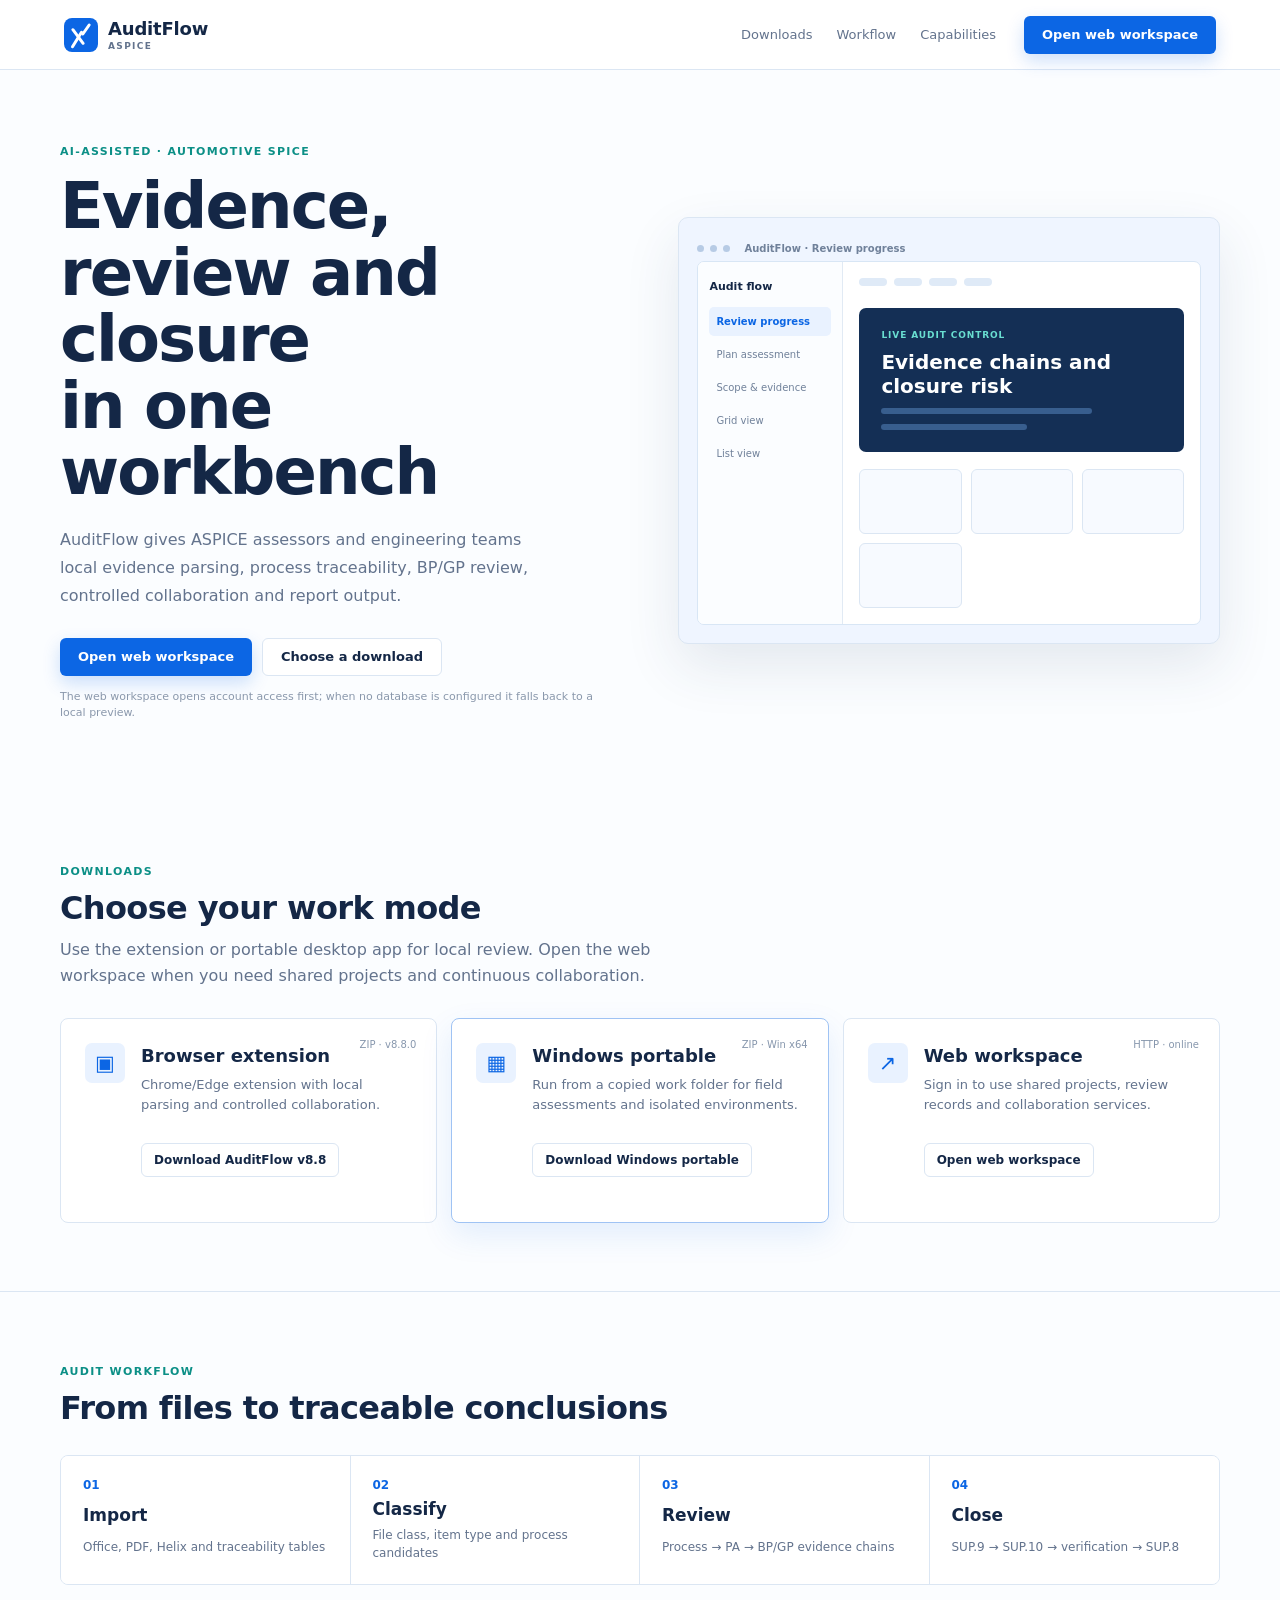
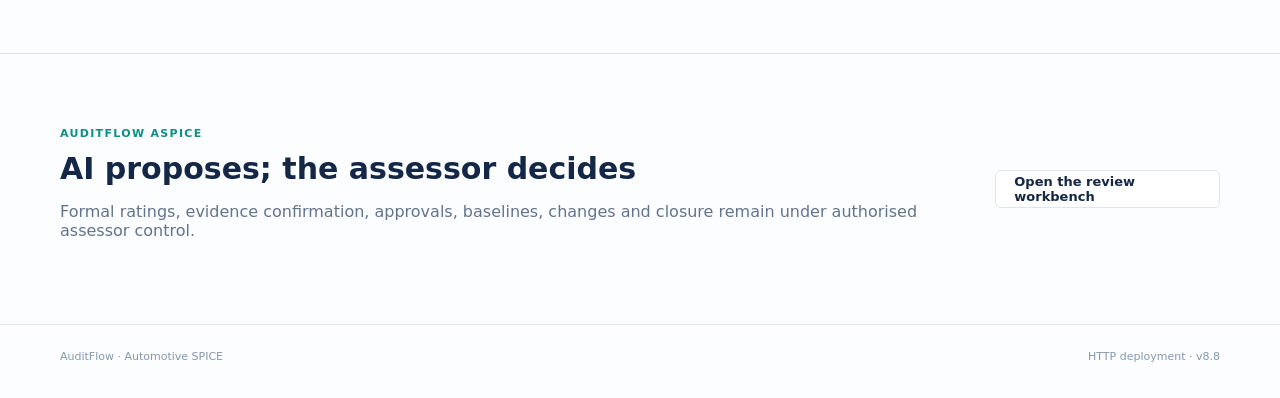
<file: AuditFlow-v8.8-extension/landing.html>
<!doctype html>
<html lang="en">
<head>
  <meta charset="utf-8">
  <meta name="viewport" content="width=device-width, initial-scale=1">
  <meta name="theme-color" content="#f7fbff">
  <title>AuditFlow ASPICE · Downloads &amp; Web workspace</title>
  <link rel="icon" href="./icons/icon-32.png" type="image/png">
  <link rel="stylesheet" href="./landing.css?v=1">
</head>
<body>
  <header class="landing-header">
    <a class="landing-brand" href="/">
      <span class="landing-mark" aria-hidden="true"><i></i><i></i><i></i></span>
      <span><strong>AuditFlow</strong><small>ASPICE</small></span>
    </a>
    <nav aria-label="Primary navigation">
      <a href="#downloads">Downloads</a>
      <a href="#workflow">Workflow</a>
      <a href="#about">Capabilities</a>
    </nav>
    <a class="header-web-button" href="/index.html">Open web workspace</a>
  </header>

  <main>
    <section class="landing-hero">
      <div class="hero-copy">
        <span class="eyebrow">AI-ASSISTED · AUTOMOTIVE SPICE</span>
        <h1>Evidence, review and closure<br>in one workbench</h1>
        <p>AuditFlow gives ASPICE assessors and engineering teams local evidence parsing, process traceability, BP/GP review, controlled collaboration and report output.</p>
        <div class="hero-actions">
          <a class="primary-button" href="/index.html">Open web workspace</a>
          <a class="secondary-button" href="#downloads">Choose a download</a>
        </div>
        <small class="hero-note">The web workspace opens account access first; when no database is configured it falls back to a local preview.</small>
      </div>
      <div class="hero-preview" aria-label="AuditFlow 评审工作台预览">
        <div class="preview-window-bar"><span></span><span></span><span></span><strong>AuditFlow · Review progress</strong></div>
        <div class="preview-layout">
          <aside><b>Audit flow</b><span class="active">Review progress</span><span>Plan assessment</span><span>Scope &amp; evidence</span><span>Grid view</span><span>List view</span></aside>
          <div class="preview-content"><div class="preview-toolbar"><span></span><span></span><span></span><span></span></div><div class="preview-banner"><small>LIVE AUDIT CONTROL</small><strong>Evidence chains and closure risk</strong><i></i><i></i></div><div class="preview-grid"><span></span><span></span><span></span><span></span></div></div>
        </div>
      </div>
    </section>

    <section id="downloads" class="landing-section downloads-section">
      <div class="section-heading"><span class="eyebrow">DOWNLOADS</span><h2>Choose your work mode</h2><p>Use the extension or portable desktop app for local review. Open the web workspace when you need shared projects and continuous collaboration.</p></div>
      <div class="download-grid">
        <article class="download-card"><div class="download-icon">▣</div><div><h3>Browser extension</h3><p>Chrome/Edge extension with local parsing and controlled collaboration.</p><a class="card-button" href="/downloads/AuditFlow-v8.8.0-extension.zip">Download AuditFlow v8.8</a></div><small>ZIP · v8.8.0</small></article>
        <article class="download-card featured"><div class="download-icon">▦</div><div><h3>Windows portable</h3><p>Run from a copied work folder for field assessments and isolated environments.</p><a class="card-button" href="/downloads/AuditFlow-Desktop-1.2.0-Portable-win-x64.zip">Download Windows portable</a></div><small>ZIP · Win x64</small></article>
        <article class="download-card"><div class="download-icon">↗</div><div><h3>Web workspace</h3><p>Sign in to use shared projects, review records and collaboration services.</p><a class="card-button" href="/index.html">Open web workspace</a></div><small>HTTP · online</small></article>
      </div>
    </section>

    <section id="workflow" class="landing-section workflow-section"><div class="section-heading"><span class="eyebrow">AUDIT WORKFLOW</span><h2>From files to traceable conclusions</h2></div><div class="workflow-steps"><article><b>01</b><strong>Import</strong><span>Office, PDF, Helix and traceability tables</span></article><article><b>02</b><strong>Classify</strong><span>File class, item type and process candidates</span></article><article><b>03</b><strong>Review</strong><span>Process → PA → BP/GP evidence chains</span></article><article><b>04</b><strong>Close</strong><span>SUP.9 → SUP.10 → verification → SUP.8</span></article></div></section>

    <section id="about" class="landing-section about-section"><div><span class="eyebrow">AUDITFLOW ASPICE</span><h2>AI proposes; the assessor decides</h2><p>Formal ratings, evidence confirmation, approvals, baselines, changes and closure remain under authorised assessor control.</p></div><a class="secondary-button" href="/index.html">Open the review workbench</a></section>
  </main>
  <footer class="landing-footer"><span>AuditFlow · Automotive SPICE</span><span>HTTP deployment · v8.8</span></footer>
</body>
</html>
</file>
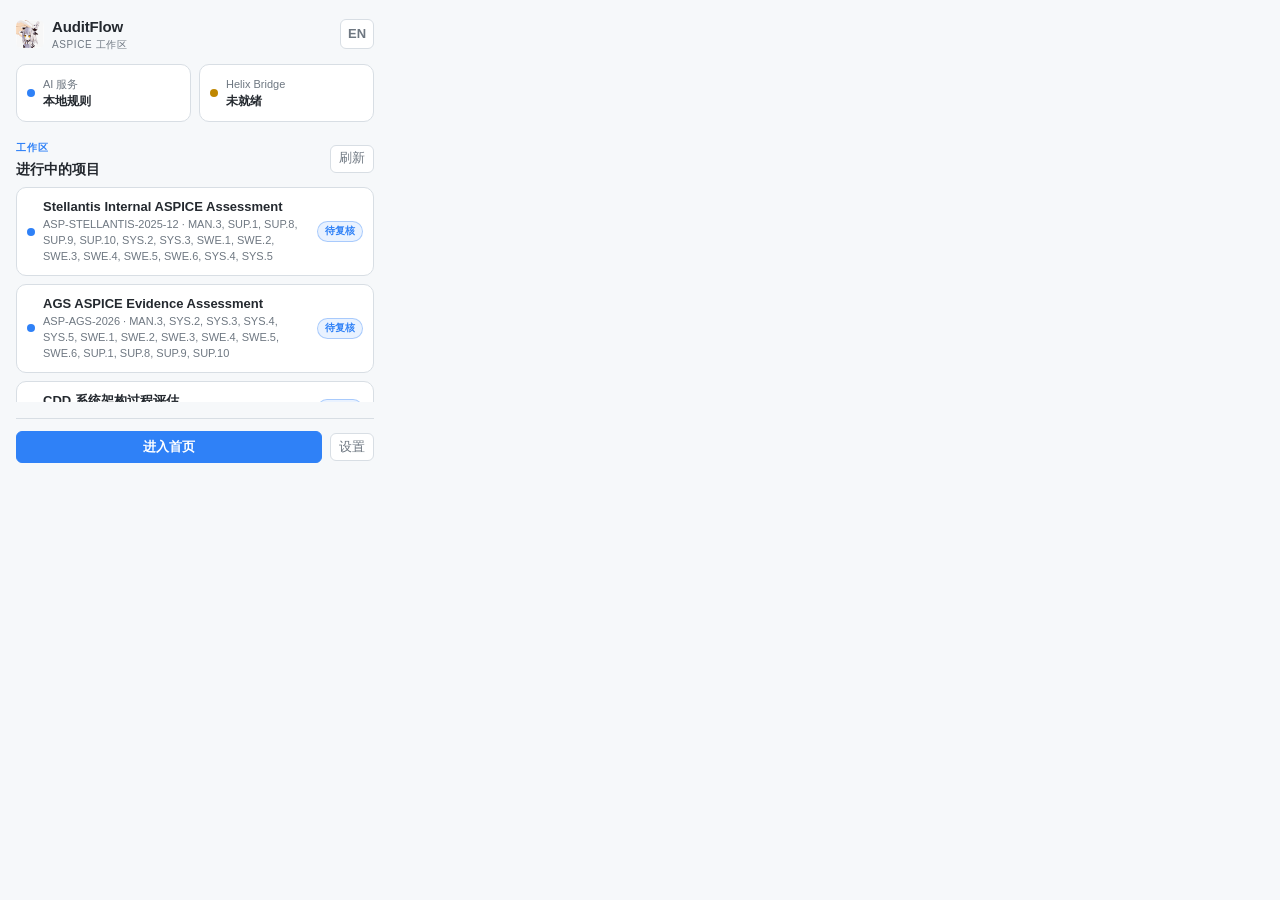
<file: AuditFlow-v8.8-extension/popup.html>
<!doctype html>
<html lang="en">
<head>
  <meta charset="utf-8">
  <meta name="viewport" content="width=device-width, initial-scale=1">
  <title>AuditFlow v8.8</title>
  <link rel="stylesheet" href="./popup.css">
</head>
<body>
  <main class="popup-shell" aria-live="polite">
    <header class="popup-header">
      <div class="brand-row">
        <img src="./icons/icon-48.png" alt="" width="28" height="28">
        <div><strong>AuditFlow</strong><small id="subtitle">ASPICE 工作区</small></div>
      </div>
      <button class="language-button" id="languageButton" type="button" aria-label="切换语言" title="切换到英语">EN</button>
    </header>

    <section class="service-grid" aria-label="服务状态">
      <article class="service-card">
        <span id="aiStatusDot" class="status-dot checking"></span>
        <div><small id="aiLabel">AI 服务</small><strong id="aiStatus">检查中</strong></div>
      </article>
      <article class="service-card">
        <span id="helixStatusDot" class="status-dot checking"></span>
        <div><small id="helixLabel">Helix Bridge</small><strong id="helixStatus">检查中</strong></div>
      </article>
    </section>

    <section class="project-section" aria-labelledby="projectHeading">
      <div class="section-heading"><div><small id="projectEyebrow">工作区</small><h1 id="projectHeading">进行中的项目</h1></div><button class="text-button" id="refreshButton" type="button">刷新</button></div>
      <div id="projectList" class="project-list"></div>
    </section>

    <footer class="popup-footer">
      <button class="home-button" id="homeButton" type="button">进入首页</button>
      <button class="text-button" id="settingsButton" type="button">设置</button>
    </footer>
  </main>
  <script src="./popup.js"></script>
</body>
</html>
</file>
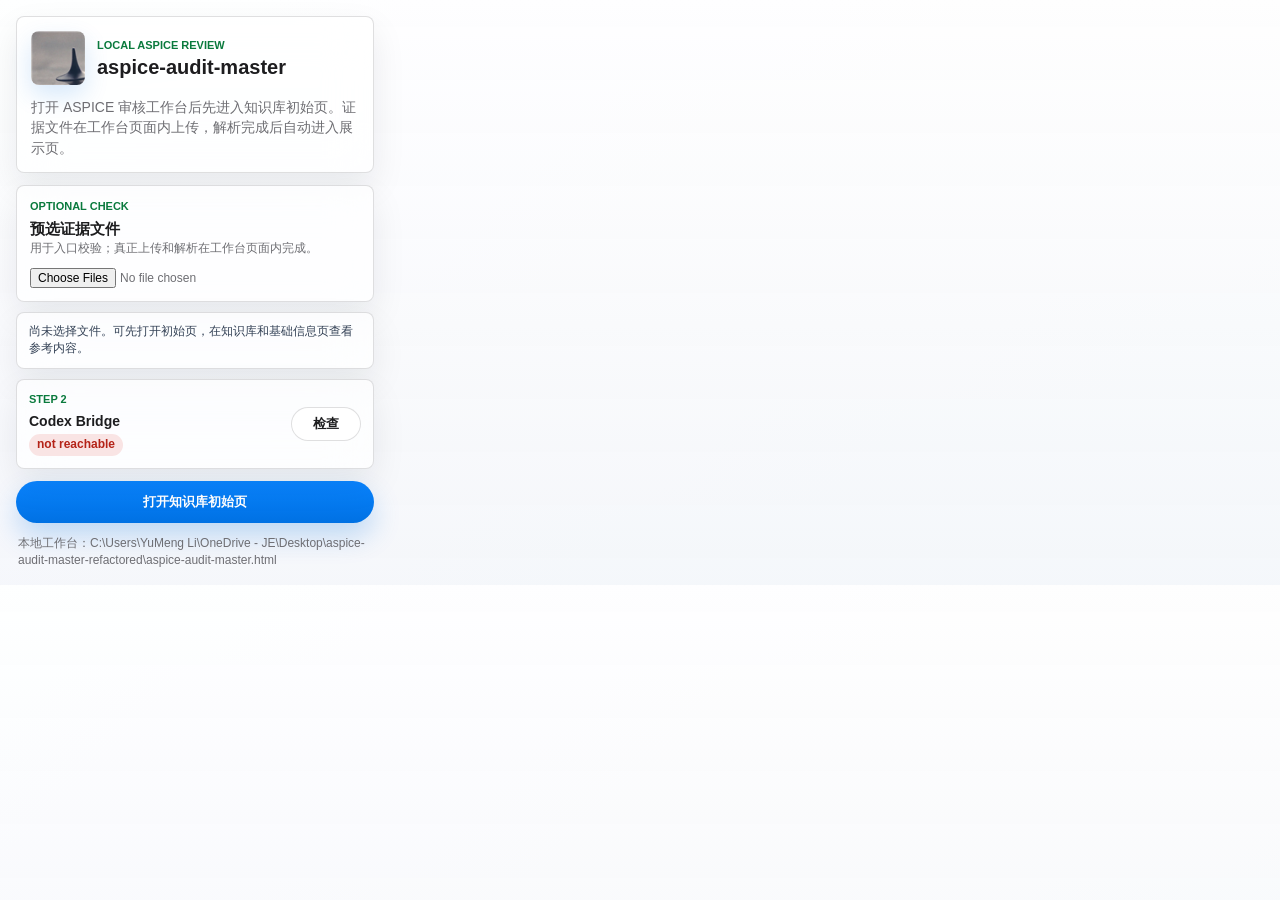
<file: extension/edge-extension-integrated-v1.4.10/popup.html>
<!doctype html>
<html lang="zh-CN">
<head>
  <meta charset="utf-8">
  <meta name="viewport" content="width=device-width, initial-scale=1">
  <title>aspice-audit-master</title>
  <link rel="stylesheet" href="popup.css">
</head>
<body>
  <main>
    <section class="hero" aria-labelledby="appTitle">
      <div class="brand-row">
        <img class="app-icon" src="icons/spinning-top-64.png" alt="">
        <div>
          <p class="eyebrow">Local ASPICE Review</p>
          <h1 id="appTitle">aspice-audit-master</h1>
        </div>
      </div>
      <p class="hero-copy">打开 ASPICE 审核工作台后先进入知识库初始页。证据文件在工作台页面内上传，解析完成后自动进入展示页。</p>
    </section>

    <label class="upload-card" for="evidenceFiles">
      <span class="upload-kicker">Optional check</span>
      <span class="upload-title">预选证据文件</span>
      <span class="upload-note">用于入口校验；真正上传和解析在工作台页面内完成。</span>
      <input id="evidenceFiles" type="file" multiple accept=".doc,.docx,.ppt,.pptx,.xls,.xlsx,.xlsm,.pdf,application/msword,application/vnd.openxmlformats-officedocument.wordprocessingml.document,application/vnd.ms-powerpoint,application/vnd.openxmlformats-officedocument.presentationml.presentation,application/vnd.ms-excel,application/vnd.openxmlformats-officedocument.spreadsheetml.sheet,application/vnd.ms-excel.sheet.macroEnabled.12,application/pdf">
    </label>

    <div id="fileSummary" class="summary">尚未选择文件。</div>

    <div class="bridge-card">
      <div>
        <span class="upload-kicker">Step 2</span>
        <strong>Codex Bridge</strong>
        <span id="bridgeStatus" class="bridge-status">未检查</span>
      </div>
      <button id="checkBridge" class="secondary" type="button">检查</button>
    </div>

    <button id="openApp" type="button">打开知识库初始页</button>
    <p class="footnote">本地工作台：C:\Users\YuMeng Li\OneDrive - JE\Desktop\aspice-audit-master-refactored\aspice-audit-master.html</p>
  </main>
  <script src="popup.js"></script>
</body>
</html>
</file>
<file: AuditFlow/AuditFlow-GitHub-Payload/styles.css>
:root {
  color-scheme: light;
  --navy-950: #061722;
  --navy-900: #0a2433;
  --navy-800: #12384a;
  --ink: #102a38;
  --muted: #617681;
  --muted-2: #8da0aa;
  --bg: #f3f6f7;
  --panel: #fff;
  --line: #dce5e8;
  --line-strong: #c7d4d9;
  --teal: #0b8f86;
  --teal-dark: #08766f;
  --teal-soft: #e5f6f3;
  --blue: #2e6fdd;
  --blue-soft: #eaf1ff;
  --amber: #b76a09;
  --amber-soft: #fff4df;
  --red: #c84242;
  --red-soft: #fff0ef;
  --green: #188454;
  --green-soft: #e9f7ef;
  --purple: #7357c8;
  --shadow: 0 10px 30px rgba(11, 38, 50, .07);
  --shadow-lg: 0 24px 70px rgba(6, 29, 41, .18);
  --radius: 16px;
  --radius-sm: 10px;
  font-family: Inter, ui-sans-serif, system-ui, -apple-system, BlinkMacSystemFont, "Segoe UI", "PingFang SC", "Microsoft YaHei", sans-serif;
}

* { box-sizing: border-box; }
html { scroll-behavior: smooth; }
body { margin: 0; color: var(--ink); background: var(--bg); font-size: 14px; }
button, input, select, textarea { font: inherit; }
button, a { -webkit-tap-highlight-color: transparent; }
button { color: inherit; }
a { color: inherit; text-decoration: none; }
svg { width: 18px; height: 18px; display: block; }

.app-shell { min-height: 100vh; display: grid; grid-template-columns: 248px minmax(0, 1fr); }
.sidebar { position: sticky; top: 0; height: 100vh; z-index: 30; display: flex; flex-direction: column; padding: 22px 16px 16px; color: #d6e5e9; background:
  radial-gradient(circle at 18% -5%, rgba(33, 159, 151, .23), transparent 30%),
  linear-gradient(180deg, var(--navy-950), #071b27 66%, #0a2532); }
.brand { display: flex; align-items: center; gap: 12px; padding: 2px 8px 24px; color: white; }
.brand > span:last-child { display: grid; }
.brand strong { font-size: 19px; letter-spacing: -.02em; }
.brand small { margin-top: 2px; color: #85a4ae; font-size: 10px; letter-spacing: .12em; text-transform: uppercase; }
.brand-mark { position: relative; width: 36px; height: 36px; display: inline-grid; place-items: center; border: 1px solid rgba(129, 224, 214, .35); border-radius: 11px; background: rgba(15, 141, 132, .16); overflow: hidden; }
.brand-mark i { position: absolute; display: block; height: 3px; border-radius: 99px; background: #64d7cc; transform-origin: left center; }
.brand-mark i:nth-child(1) { width: 18px; transform: translate(-5px, 6px) rotate(-58deg); }
.brand-mark i:nth-child(2) { width: 17px; transform: translate(-4px, 3px) rotate(53deg); }
.brand-mark i:nth-child(3) { width: 14px; transform: translate(5px, -5px) rotate(-55deg); }
.side-nav { display: grid; gap: 4px; }
.nav-label { margin: 17px 10px 6px; color: #5f7e89; font-size: 10px; font-weight: 800; letter-spacing: .13em; text-transform: uppercase; }
.side-nav a { position: relative; display: flex; align-items: center; min-height: 42px; gap: 11px; padding: 0 12px; border-radius: 10px; color: #a8c0c7; font-size: 13px; font-weight: 620; transition: .18s ease; }
.side-nav a:hover { color: white; background: rgba(255,255,255,.055); transform: translateX(2px); }
.side-nav a.active { color: white; background: linear-gradient(90deg, rgba(19, 150, 140, .29), rgba(255,255,255,.05)); box-shadow: inset 3px 0 #4bd1c4; }
.side-nav a.active svg { color: #63ddd1; }
.side-nav .external { margin-left: auto; opacity: .55; }
.sidebar-foot { margin-top: auto; }
.usage-card { padding: 14px; margin: 12px 4px; border: 1px solid rgba(137, 200, 202, .13); border-radius: 13px; background: rgba(255,255,255,.035); }
.usage-card .eyebrow { display: flex; align-items: center; gap: 7px; color: #72cfc7; font-size: 10px; font-weight: 800; letter-spacing: .08em; }
.usage-card strong { display: block; margin-top: 10px; color: #eaf4f5; font-size: 13px; }
.usage-card p { margin: 5px 0 0; color: #809ba4; font-size: 10px; line-height: 1.55; }
.pulse-dot { width: 7px; height: 7px; border-radius: 50%; background: #45d4a1; box-shadow: 0 0 0 4px rgba(69, 212, 161, .11); }
.profile-link { display: grid; grid-template-columns: 34px 1fr auto; align-items: center; gap: 10px; padding: 11px 8px; border-top: 1px solid rgba(255,255,255,.07); }
.profile-link > span:nth-child(2) { display: grid; }
.profile-link strong { color: #e8f0f2; font-size: 11px; }
.profile-link small { color: #718f99; font-size: 9px; }
.avatar { width: 32px; height: 32px; display: grid; place-items: center; border-radius: 9px; color: white; background: linear-gradient(135deg, #168c84, #3b6f9d); font-size: 10px; font-weight: 800; }

.workspace { min-width: 0; }
.topbar { position: sticky; top: 0; z-index: 20; height: 66px; display: flex; align-items: center; padding: 0 30px; border-bottom: 1px solid rgba(199, 212, 217, .8); background: rgba(255,255,255,.9); backdrop-filter: blur(16px); }
.breadcrumbs { display: flex; align-items: center; gap: 7px; color: var(--muted); font-size: 12px; }
.breadcrumbs strong { color: var(--ink); }
.breadcrumbs i { color: #a3b0b6; font-style: normal; }
.top-actions { display: flex; align-items: center; gap: 13px; margin-left: auto; }
.global-search { width: min(29vw, 320px); height: 36px; display: flex; align-items: center; gap: 8px; padding: 0 10px; border: 1px solid var(--line); border-radius: 9px; color: var(--muted-2); background: #f8fafb; }
.global-search input { min-width: 0; flex: 1; border: 0; outline: 0; background: transparent; font-size: 11px; }
kbd { padding: 2px 5px; border: 1px solid var(--line); border-radius: 4px; background: white; color: #8999a0; font-size: 9px; box-shadow: 0 1px 1px rgba(0,0,0,.04); }
.ai-status { display: inline-flex; align-items: center; gap: 7px; padding: 7px 10px; border-radius: 8px; color: var(--green); background: var(--green-soft); font-size: 10px; font-weight: 750; }
.ai-status i { width: 6px; height: 6px; border-radius: 50%; background: #27a96a; }
.ai-status.busy { color: var(--amber); background: var(--amber-soft); }
.ai-status.busy i { background: #d8891b; animation: pulse 1s infinite; }
.icon-btn { position: relative; width: 36px; height: 36px; display: grid; place-items: center; padding: 0; border: 1px solid var(--line); border-radius: 9px; background: white; cursor: pointer; }
.icon-btn:hover { border-color: #abc0c7; background: #f7fafb; }
.icon-btn b { position: absolute; right: 7px; top: 6px; width: 5px; height: 5px; border-radius: 50%; background: #f05d5d; }
.menu-toggle { display: none; margin-right: 12px; }

#app { padding: 28px 32px 64px; outline: 0; }
.page { max-width: 1460px; margin: 0 auto; animation: pageIn .24s ease both; }
.page-head { display: flex; align-items: flex-start; justify-content: space-between; gap: 24px; margin-bottom: 24px; }
.page-head h1 { margin: 2px 0 7px; font-size: 25px; line-height: 1.2; letter-spacing: -.035em; }
.page-head p { max-width: 700px; margin: 0; color: var(--muted); font-size: 12px; line-height: 1.65; }
.page-actions { display: flex; align-items: center; gap: 9px; flex-wrap: wrap; justify-content: flex-end; }
.overline { color: var(--teal); font-size: 10px; font-weight: 850; letter-spacing: .11em; text-transform: uppercase; }

.btn { min-height: 38px; display: inline-flex; align-items: center; justify-content: center; gap: 8px; padding: 0 14px; border: 1px solid transparent; border-radius: 9px; background: var(--navy-900); color: white; font-size: 11px; font-weight: 750; cursor: pointer; box-shadow: 0 3px 8px rgba(8, 34, 48, .09); transition: .17s ease; }
.btn:hover { transform: translateY(-1px); box-shadow: 0 5px 13px rgba(8, 34, 48, .15); }
.btn.primary { background: var(--teal); }
.btn.primary:hover { background: var(--teal-dark); }
.btn.secondary { border-color: var(--line-strong); color: var(--ink); background: white; box-shadow: none; }
.btn.ghost { color: var(--muted); background: transparent; box-shadow: none; }
.btn.danger { border-color: #ffd6d2; color: var(--red); background: var(--red-soft); box-shadow: none; }
.btn.sm { min-height: 30px; padding: 0 10px; border-radius: 7px; font-size: 10px; }
.btn:disabled { opacity: .5; cursor: not-allowed; transform: none; }

.stat-grid { display: grid; grid-template-columns: repeat(4, minmax(0, 1fr)); gap: 14px; margin-bottom: 20px; }
.stat-card { position: relative; min-height: 124px; padding: 18px; border: 1px solid var(--line); border-radius: var(--radius); background: var(--panel); box-shadow: 0 2px 10px rgba(9, 37, 50, .025); overflow: hidden; }
.stat-card::after { content: ""; position: absolute; right: -20px; bottom: -35px; width: 90px; height: 90px; border-radius: 50%; background: var(--tone, #edf6f5); }
.stat-card .stat-top { display: flex; align-items: center; justify-content: space-between; color: var(--muted); font-size: 10px; font-weight: 750; }
.stat-icon { width: 30px; height: 30px; display: grid; place-items: center; border-radius: 8px; color: var(--tone-ink, var(--teal)); background: var(--tone, var(--teal-soft)); }
.stat-card strong { position: relative; z-index: 1; display: block; margin-top: 13px; font-size: 26px; letter-spacing: -.04em; }
.stat-card p { position: relative; z-index: 1; margin: 4px 0 0; color: var(--muted-2); font-size: 9px; }
.delta { color: var(--green); font-weight: 750; }

.dashboard-grid { display: grid; grid-template-columns: minmax(0, 1.5fr) minmax(310px, .72fr); gap: 18px; }
.dashboard-secondary { margin-top: 18px; }
.live-updated { display: inline-flex; align-items: center; gap: 6px; color: #8ddfd7; font-size: 9px; }
.live-updated i { width: 6px; height: 6px; border-radius: 50%; background: #5ce0d3; box-shadow: 0 0 0 5px rgba(92,224,211,.1); animation: livePulse 1.8s infinite; }
@keyframes livePulse { 50% { opacity: .45; transform: scale(.82); } }
.live-workflow-panel { margin-bottom: 18px; }
.workflow-strip { display: grid; grid-template-columns: repeat(6,minmax(0,1fr)); gap: 9px; }
.workflow-step { position: relative; min-height: 118px; display: grid; grid-template-columns: 25px 1fr; align-content: start; gap: 8px; padding: 13px 11px; border: 1px solid var(--line); border-radius: 10px; background: #fafcfc; }
.workflow-step::after { content: ""; position: absolute; right: -9px; top: 33px; width: 9px; height: 1px; background: var(--line-strong); }
.workflow-step:last-child::after { display: none; }
.workflow-step > span { width: 24px; height: 24px; display: grid; place-items: center; border-radius: 50%; color: #70828a; background: #e9eff1; font-size: 8px; font-weight: 850; }
.workflow-step.active > span { color: white; background: var(--teal); }
.workflow-step strong { display: block; font-size: 9px; line-height: 1.4; }
.workflow-step small { grid-column: 1/-1; display: block; margin-top: 7px; color: var(--muted); font-size: 7.5px; line-height: 1.5; }
.workflow-step b { position: absolute; right: 10px; top: 11px; color: var(--teal); font-size: 16px; }
.live-table-wrap { overflow: auto; }
.live-audit-table { min-width: 1000px; }
.live-audit-table td > small,.live-audit-table td strong + small { display: block; margin-top: 3px; color: var(--muted-2); font-size: 8px; }
.live-audit-table .progress { min-width: 140px; }
.helix-kpi-grid { display: grid; grid-template-columns: repeat(4,minmax(0,1fr)); gap: 9px; }
.helix-kpi-grid article { padding: 11px; border: 1px solid var(--line); border-radius: 9px; background: #fbfcfc; }
.helix-kpi-grid span { display: block; color: var(--muted); font-size: 8px; }
.helix-kpi-grid strong { display: block; margin-top: 4px; font-size: 18px; }
.helix-status-bars { display: grid; gap: 9px; margin-top: 16px; }
.helix-status-bars > div { display: grid; grid-template-columns: 65px 1fr 34px; align-items: center; gap: 9px; color: var(--muted); font-size: 8px; }
.helix-status-bars i { height: 7px; overflow: hidden; border-radius: 99px; background: #edf2f4; }
.helix-status-bars i b { display: block; width: var(--value); height: 100%; border-radius: inherit; background: var(--blue); }
.helix-status-bars i.success b { background: var(--green); }.helix-status-bars i.purple b { background: var(--purple); }.helix-status-bars i.danger b { background: var(--red); }
.panel { border: 1px solid var(--line); border-radius: var(--radius); background: var(--panel); box-shadow: 0 3px 13px rgba(11, 39, 52, .03); }
.panel-head { min-height: 58px; display: flex; align-items: center; justify-content: space-between; gap: 14px; padding: 0 18px; border-bottom: 1px solid var(--line); }
.panel-head h2 { margin: 0; font-size: 13px; letter-spacing: -.01em; }
.panel-head p { margin: 3px 0 0; color: var(--muted); font-size: 9px; }
.panel-body { padding: 18px; }
.panel.clean .panel-body { padding: 0; }

.hero-banner { position: relative; min-height: 180px; display: grid; grid-template-columns: 1.35fr .65fr; align-items: center; margin-bottom: 20px; padding: 28px 31px; overflow: hidden; border-radius: 19px; color: white; background:
  radial-gradient(circle at 82% 33%, rgba(60, 205, 192, .24), transparent 24%),
  linear-gradient(118deg, #07202d, #0b3842 62%, #0c4e4d); box-shadow: 0 14px 35px rgba(7, 37, 48, .13); }
.hero-banner::before, .hero-banner::after { content: ""; position: absolute; border: 1px solid rgba(117, 226, 215, .12); border-radius: 50%; }
.hero-banner::before { width: 260px; height: 260px; right: -45px; top: -100px; }
.hero-banner::after { width: 160px; height: 160px; right: 25px; top: -50px; }
.hero-copy { position: relative; z-index: 2; }
.hero-copy .overline { color: #68d9cf; }
.hero-copy h1 { max-width: 680px; margin: 7px 0 10px; font-size: 26px; letter-spacing: -.035em; }
.hero-copy p { max-width: 650px; margin: 0 0 18px; color: #acc6cd; font-size: 11px; line-height: 1.7; }
.hero-buttons { display: flex; gap: 8px; }
.hero-buttons .btn.secondary { color: white; border-color: rgba(255,255,255,.2); background: rgba(255,255,255,.07); }
.orbit { position: relative; z-index: 2; width: 150px; height: 150px; justify-self: center; display: grid; place-items: center; }
.orbit::before, .orbit::after { content: ""; position: absolute; border-radius: 50%; border: 1px solid rgba(119, 226, 217, .2); }
.orbit::before { inset: 0; }
.orbit::after { inset: 27px; }
.orbit-core { width: 56px; height: 56px; display: grid; place-items: center; border-radius: 18px; color: #8df1e8; background: rgba(12, 139, 130, .25); box-shadow: 0 0 32px rgba(80, 225, 210, .18); }
.orbit-core svg { width: 28px; height: 28px; }
.orbit i { position: absolute; width: 9px; height: 9px; border-radius: 50%; background: #5ce0d3; box-shadow: 0 0 10px #2ec3b5; }
.orbit i:nth-child(2) { top: 23px; right: 27px; }
.orbit i:nth-child(3) { bottom: 14px; left: 46px; background: #76a9ff; }
.orbit i:nth-child(4) { top: 60px; left: -3px; width: 6px; height: 6px; }

.chart-wrap { min-height: 235px; display: flex; align-items: flex-end; gap: 14px; padding-top: 18px; }
.chart-y { height: 180px; display: flex; flex-direction: column; justify-content: space-between; color: #9aabb2; font-size: 9px; }
.bar-chart { height: 180px; flex: 1; display: flex; align-items: flex-end; gap: 16px; padding: 0 8px; border-bottom: 1px solid var(--line); background: repeating-linear-gradient(to top, transparent 0, transparent 44px, #edf2f3 45px); }
.chart-col { height: 100%; flex: 1; display: flex; align-items: flex-end; justify-content: center; position: relative; }
.chart-col b { width: min(34px, 70%); height: var(--h); display: block; border-radius: 7px 7px 2px 2px; background: linear-gradient(180deg, #23aa9f, #0b847c); box-shadow: inset 0 1px rgba(255,255,255,.2); }
.chart-col span { position: absolute; bottom: -25px; color: var(--muted); font-size: 9px; }
.chart-col em { position: absolute; bottom: calc(var(--h) + 6px); color: var(--ink); font-size: 9px; font-style: normal; font-weight: 700; }

.activity-list, .risk-list { display: grid; }
.activity { display: grid; grid-template-columns: 28px 1fr auto; align-items: start; gap: 10px; padding: 13px 0; border-bottom: 1px solid #edf1f2; }
.activity:last-child { border-bottom: 0; }
.activity-icon { width: 27px; height: 27px; display: grid; place-items: center; border-radius: 7px; color: var(--teal); background: var(--teal-soft); }
.activity-icon svg { width: 14px; height: 14px; }
.activity strong { display: block; font-size: 10px; }
.activity p { margin: 3px 0 0; color: var(--muted); font-size: 9px; line-height: 1.45; }
.activity time { color: #a0afb5; font-size: 8px; }

.table-toolbar { min-height: 61px; display: flex; align-items: center; gap: 10px; padding: 11px 16px; border-bottom: 1px solid var(--line); }
.table-toolbar .searchbox { width: 250px; }
.toolbar-spacer { margin-left: auto; }
.searchbox { height: 36px; display: flex; align-items: center; gap: 8px; padding: 0 10px; border: 1px solid var(--line); border-radius: 8px; color: var(--muted-2); background: white; }
.searchbox input { width: 100%; border: 0; outline: 0; background: transparent; font-size: 10px; }
.filter-select { min-height: 36px; padding: 0 29px 0 10px; border: 1px solid var(--line); border-radius: 8px; color: var(--muted); background: white; font-size: 10px; }
.data-table { width: 100%; border-collapse: collapse; }
.data-table th { padding: 10px 16px; border-bottom: 1px solid var(--line); color: #83949b; background: #f8fafb; text-align: left; font-size: 9px; font-weight: 750; text-transform: uppercase; letter-spacing: .04em; }
.data-table td { padding: 14px 16px; border-bottom: 1px solid #edf1f2; color: #536a75; font-size: 10px; vertical-align: middle; }
.data-table tr:last-child td { border-bottom: 0; }
.data-table tbody tr { transition: background .15s ease; }
.data-table tbody tr:hover { background: #fbfdfd; }
.table-title { display: flex; align-items: center; gap: 10px; }
.table-title > span:first-child { width: 31px; height: 31px; display: grid; place-items: center; border-radius: 8px; color: var(--teal); background: var(--teal-soft); }
.table-title strong { display: block; color: var(--ink); font-size: 11px; }
.table-title small { display: block; margin-top: 2px; color: #94a3a9; font-size: 8px; }
.evidence-parser-summary { display: grid; grid-template-columns: repeat(4,minmax(0,1fr)); gap: 10px; margin-bottom: 13px; }
.evidence-parser-summary article,.helix-detail-grid article { padding: 11px 13px; border: 1px solid var(--line); border-radius: 9px; background: #fbfcfc; }
.evidence-parser-summary span,.helix-detail-grid span { display: block; color: var(--muted); font-size: 8px; }
.evidence-parser-summary strong,.helix-detail-grid strong { display: block; margin-top: 4px; font-size: 16px; }
.parse-state { display: grid; justify-items: start; gap: 5px; min-width: 130px; }
.parse-state small { color: var(--muted); font-size: 8px; }
.evidence-inventory-table { min-width: 1160px; }
.helix-detail-grid { display: grid; grid-template-columns: repeat(4,minmax(0,1fr)); gap: 10px; margin-bottom: 14px; }
.table-preview-section { margin-top: 15px; border: 1px solid var(--line); border-radius: 11px; overflow: hidden; }
.table-preview-section > header { display: flex; align-items: center; justify-content: space-between; gap: 12px; padding: 11px 13px; background: #f7fafb; border-bottom: 1px solid var(--line); }
.table-preview-section > header strong { display: block; font-size: 10px; }.table-preview-section > header small { display: block; margin-top: 3px; color: var(--muted); font-size: 8px; }
.table-preview-scroll { max-height: 340px; overflow: auto; }
.table-preview-scroll table { min-width: 850px; }
.table-preview-scroll td { min-width: 130px; vertical-align: top; }
.table-preview-scroll td small { display: block; margin-bottom: 5px; color: #8a9aa1; font-size: 6.5px; }
.row-actions { display: flex; gap: 6px; justify-content: flex-end; }
.action-icon { width: 28px; height: 28px; display: grid; place-items: center; border: 1px solid var(--line); border-radius: 7px; color: var(--muted); background: white; cursor: pointer; }
.action-icon:hover { color: var(--teal); border-color: #add4d0; }
.action-icon svg { width: 14px; height: 14px; }
.badge { display: inline-flex; align-items: center; gap: 5px; min-height: 22px; padding: 0 8px; border-radius: 999px; font-size: 9px; font-weight: 750; white-space: nowrap; }
.badge::before { content: ""; width: 5px; height: 5px; border-radius: 50%; background: currentColor; opacity: .75; }
.badge.success { color: var(--green); background: var(--green-soft); }
.badge.warn { color: var(--amber); background: var(--amber-soft); }
.badge.info { color: var(--blue); background: var(--blue-soft); }
.badge.danger { color: var(--red); background: var(--red-soft); }
.badge.neutral { color: #71848d; background: #edf2f4; }
.badge.purple { color: var(--purple); background: #f0edfb; }
.progress { min-width: 90px; }
.progress-label { display: flex; justify-content: space-between; margin-bottom: 5px; color: var(--muted); font-size: 8px; }
.progress-bar { height: 5px; overflow: hidden; border-radius: 9px; background: #e8eef0; }
.progress-bar i { display: block; height: 100%; width: var(--value); border-radius: inherit; background: var(--teal); }

.tabs { display: flex; align-items: center; gap: 22px; min-height: 49px; padding: 0 18px; border-bottom: 1px solid var(--line); background: white; }
.tabs button { position: relative; align-self: stretch; padding: 0; border: 0; color: var(--muted); background: transparent; font-size: 10px; font-weight: 700; cursor: pointer; }
.tabs button.active { color: var(--teal-dark); }
.tabs button.active::after { content: ""; position: absolute; left: 0; right: 0; bottom: -1px; height: 2px; border-radius: 2px 2px 0 0; background: var(--teal); }
.tabs .count { margin-left: 4px; padding: 1px 5px; border-radius: 99px; background: #edf2f4; color: #70838b; font-size: 8px; }

.phase-nav { display: grid; grid-template-columns: repeat(8, minmax(84px, 1fr)); padding: 0 14px; border-bottom: 1px solid var(--line); background: linear-gradient(180deg,#fff,#fbfcfc); overflow-x: auto; }
.phase-nav button { position: relative; min-width: 100px; min-height: 63px; display: flex; align-items: center; gap: 8px; padding: 0 10px; border: 0; border-bottom: 2px solid transparent; color: var(--muted); background: transparent; cursor: pointer; text-align: left; }
.phase-nav button::after { content: ""; position: absolute; right: -5px; top: 30px; width: 10px; height: 1px; background: var(--line); }
.phase-nav button:last-child::after { display: none; }
.phase-nav button.active { color: var(--teal-dark); border-bottom-color: var(--teal); background: linear-gradient(180deg,transparent,var(--teal-soft)); }
.phase-index { width: 23px; height: 23px; flex: 0 0 auto; display: grid; place-items: center; border: 1px solid var(--line-strong); border-radius: 50%; font-size: 8px; font-weight: 850; }
.phase-nav button.active .phase-index { color: white; border-color: var(--teal); background: var(--teal); }
.phase-nav button > span:last-child { display: grid; gap: 2px; }
.phase-nav strong { font-size: 9px; }
.phase-nav small { color: var(--muted-2); font-size: 8px; }

.section-title-row { display: flex; align-items: flex-start; justify-content: space-between; gap: 16px; margin-bottom: 16px; }
.section-title-row h2, .section-title-row h3 { margin: 0; font-size: 13px; }
.section-title-row p { margin: 4px 0 0; color: var(--muted); font-size: 9px; }
.assessor-plan-grid { display: grid; grid-template-columns: minmax(0,1fr) 330px; gap: 18px; align-items: start; }
.attribute-grid { display: grid; grid-template-columns: repeat(4,minmax(0,1fr)); gap: 9px; }
.attribute-grid > div { min-height: 65px; padding: 11px; border: 1px solid var(--line); border-radius: 9px; background: #fbfcfc; }
.attribute-grid span { display: block; color: var(--muted); font-size: 8px; }
.attribute-grid strong { display: block; margin-top: 6px; font-size: 9px; line-height: 1.4; }
.scope-instance { display: grid; grid-template-columns: minmax(190px,.65fr) 1fr; align-items: center; gap: 16px; padding: 13px; margin-top: 9px; border: 1px solid var(--line); border-radius: 10px; }
.scope-instance > div:first-child { display: grid; grid-template-columns: 36px 1fr; column-gap: 9px; align-items: center; }
.scope-instance > div:first-child small { grid-column: 2; color: var(--muted); font-size: 8px; }
.instance-mark { grid-row: span 2; width: 34px; height: 34px; display: grid; place-items: center; border-radius: 8px; color: var(--teal-dark); background: var(--teal-soft); font-size: 8px; font-weight: 850; }
.assessor-list, .workspace-list { display: grid; gap: 8px; }
.assessor-list article { display: grid; grid-template-columns: 34px 1fr auto; align-items: center; gap: 9px; padding: 8px 0; border-bottom: 1px solid #edf1f2; }
.assessor-list article:last-child { border: 0; }
.assessor-list article > div { display: grid; }
.assessor-list strong { font-size: 9px; }
.assessor-list small { color: var(--muted); font-size: 8px; }
.workspace-list button { width: 100%; display: grid; grid-template-columns: 28px 1fr auto; align-items: center; gap: 9px; padding: 9px; border: 1px solid var(--line); border-radius: 9px; color: var(--muted); background: white; text-align: left; cursor: pointer; }
.workspace-list button.active { color: var(--teal-dark); border-color: #9fd1cc; background: var(--teal-soft); }
.workspace-list button > span { width: 27px; height: 27px; display: grid; place-items: center; border-radius: 7px; background: rgba(255,255,255,.8); }
.workspace-list button > div { display: grid; }
.workspace-list strong { font-size: 9px; }
.workspace-list small { color: var(--muted); font-size: 7px; }

.schedule-board { display: grid; border: 1px solid var(--line); border-radius: 13px; overflow: hidden; }
.schedule-row { display: grid; grid-template-columns: 28px 65px 18px minmax(220px,1fr) 70px auto; align-items: center; gap: 10px; min-height: 69px; padding: 10px 13px; border-bottom: 1px solid var(--line); background: white; }
.schedule-row:last-child { border: 0; }
.schedule-row.special { background: #f7f9fa; }
.drag-handle { color: #a2afb4; cursor: grab; letter-spacing: -3px; }
.schedule-time { display: grid; }
.schedule-time strong { font-size: 12px; }
.schedule-time small { color: var(--muted); font-size: 8px; }
.schedule-line { align-self: stretch; position: relative; }
.schedule-line::before { content: ""; position: absolute; top: -10px; bottom: -10px; left: 8px; width: 1px; background: var(--line); }
.schedule-line i { position: absolute; top: 50%; left: 4px; width: 9px; height: 9px; border: 2px solid white; border-radius: 50%; background: var(--teal); box-shadow: 0 0 0 1px var(--teal); transform: translateY(-50%); }
.schedule-row p { margin: 3px 0 0; color: var(--muted); font-size: 8px; }

.conduct-toolbar { min-height: 50px; display: flex; align-items: center; gap: 8px; margin: -18px -18px 14px; padding: 7px 12px; border-bottom: 1px solid var(--line); background: #f8fafb; overflow-x: auto; }
.segmented { display: inline-flex; padding: 3px; border: 1px solid var(--line); border-radius: 8px; background: white; }
.segmented button { min-height: 27px; display: flex; align-items: center; gap: 5px; padding: 0 8px; border: 0; border-radius: 6px; color: var(--muted); background: transparent; font-size: 8px; cursor: pointer; }
.segmented button.active { color: var(--teal-dark); background: var(--teal-soft); font-weight: 800; }
.segmented svg { width: 13px; height: 13px; }
.grid-assessment-wrap { display: grid; grid-template-columns: 150px minmax(0,1fr); gap: 13px; }
.process-rail { display: grid; align-content: start; gap: 5px; }
.process-rail button { position: relative; min-height: 58px; display: grid; padding: 9px 37px 9px 10px; border: 1px solid var(--line); border-radius: 9px; color: var(--muted); background: white; text-align: left; cursor: pointer; }
.process-rail button.active { color: var(--teal-dark); border-color: #9ccfca; background: var(--teal-soft); }
.process-rail strong { font-size: 10px; }
.process-rail small { margin-top: 3px; overflow: hidden; font-size: 7px; text-overflow: ellipsis; white-space: nowrap; }
.process-rail span { position: absolute; right: 9px; top: 18px; font-size: 10px; font-weight: 850; }
.assessment-grid-table { min-width: 720px; border: 1px solid var(--line); border-radius: 11px; overflow: hidden; }
.assessment-grid-head, .assessment-grid-row { display: grid; grid-template-columns: 65px minmax(280px,1fr) 70px 100px 70px; gap: 10px; align-items: center; }
.assessment-grid-head { min-height: 36px; padding: 0 12px; color: #819298; background: #f7f9fa; font-size: 8px; font-weight: 800; }
.assessment-grid-row { min-height: 92px; padding: 11px 12px; border-top: 1px solid var(--line); cursor: pointer; }
.assessment-grid-row:hover, .assessment-grid-row.active { background: #fbfefd; }
.assessment-grid-row > div > strong { font-size: 9px; }
.assessment-grid-row p { margin: 3px 0 7px; color: var(--muted); font-size: 8px; line-height: 1.45; }
.record-strip { display: flex; align-items: center; gap: 4px; flex-wrap: wrap; }
.record-strip small { color: var(--muted-2); font-size: 7px; }
.record-chip { min-width: 29px; height: 20px; display: inline-flex; align-items: center; justify-content: center; gap: 2px; padding: 0 5px; border: 1px solid var(--line); border-radius: 5px; color: var(--muted); background: white; font-size: 7px; cursor: pointer; }
.record-chip b { font-size: 8px; }
.record-chip.strength { color: var(--green); border-color: #b7dfca; background: var(--green-soft); }
.record-chip.weakness { color: var(--red); border-color: #f1c5c2; background: var(--red-soft); }
.record-chip.recommendation { color: var(--amber); border-color: #ecd3ab; background: var(--amber-soft); }
.record-chip.observation { color: var(--blue); border-color: #c8d7f2; background: var(--blue-soft); }
.record-chip.question { color: var(--purple); border-color: #d9cff2; background: #f0edfb; }
.tree-assessment-layout { display: grid; grid-template-columns: 285px minmax(0,1fr); min-height: 620px; border: 1px solid var(--line); border-radius: 11px; overflow: hidden; }
.pam-tree { padding: 10px; border-right: 1px solid var(--line); background: #f7f9fa; overflow: auto; }
.pam-tree section { display: grid; }
.pam-tree button { border: 0; background: transparent; cursor: pointer; text-align: left; }
.pam-tree section > button:first-child { display: grid; grid-template-columns: 48px 1fr auto; align-items: center; gap: 7px; min-height: 40px; padding: 7px; border-radius: 7px; color: var(--muted); }
.pam-tree section > button:first-child.active { color: var(--teal-dark); background: var(--teal-soft); }
.pam-tree section > button:first-child span { font-size: 9px; font-weight: 850; }
.pam-tree section > button:first-child strong { font-size: 8px; }
.tree-indicator { display: grid; grid-template-columns: 43px 1fr auto; align-items: center; gap: 7px; min-height: 38px; margin-left: 18px; padding: 6px 7px; border-left: 1px solid var(--line) !important; color: var(--muted); }
.tree-indicator.active { color: var(--teal-dark); border-left-color: var(--teal) !important; background: white; }
.tree-indicator span, .tree-indicator b { font-size: 8px; }
.tree-indicator strong { font-size: 8px; font-weight: 600; }
.indicator-workbench { padding: 20px; min-width: 0; }
.workbench-head { display: flex; justify-content: space-between; gap: 20px; padding-bottom: 16px; border-bottom: 1px solid var(--line); }
.workbench-head h2 { margin: 4px 0; font-size: 16px; }
.workbench-head p { margin: 0; color: var(--muted); font-size: 9px; }
.workbench-grid { display: grid; grid-template-columns: minmax(0,1fr) 280px; gap: 16px; margin-top: 17px; }
.assessor-record { margin-bottom: 9px; padding: 12px; border: 1px solid var(--line); border-left: 3px solid var(--muted); border-radius: 9px; background: white; }
.assessor-record.strength { border-left-color: var(--green); }.assessor-record.weakness { border-left-color: var(--red); }.assessor-record.recommendation { border-left-color: var(--amber); }.assessor-record.observation { border-left-color: var(--blue); }.assessor-record.question { border-left-color: var(--purple); }
.assessor-record header { display: grid; grid-template-columns: 27px 1fr auto; align-items: center; gap: 8px; }
.record-type-mark { width: 25px; height: 25px; display: grid; place-items: center; border-radius: 6px; color: white; background: var(--navy-800); font-size: 9px; font-weight: 850; }
.assessor-record header > div:nth-child(2) { display: grid; }
.assessor-record strong { font-size: 9px; }.assessor-record small { color: var(--muted); font-size: 7px; }
.assessor-record p { margin: 10px 0; color: #415d68; font-size: 9px; line-height: 1.65; }
.assessor-record footer { display: flex; justify-content: space-between; gap: 10px; color: var(--teal-dark); font-size: 8px; }
.empty-mini { padding: 24px; border: 1px dashed var(--line-strong); border-radius: 9px; color: var(--muted); background: #fafcfc; text-align: center; font-size: 8px; }

.workspace-summary-grid { display: grid; grid-template-columns: repeat(3,1fr); gap: 10px; margin-bottom: 16px; }
.workspace-summary { display: grid; grid-template-columns: 35px 1fr; align-items: center; gap: 9px; padding: 12px; border: 1px solid var(--line); border-radius: 10px; }
.workspace-summary.final { border-color: #9fd0cb; background: var(--teal-soft); }
.workspace-summary > span { width: 34px; height: 34px; display: grid; place-items: center; border-radius: 8px; color: var(--teal); background: white; }
.workspace-summary strong { font-size: 9px; }.workspace-summary p { margin: 3px 0 0; color: var(--muted); font-size: 8px; }
.consolidation-layout { display: grid; grid-template-columns: 1fr 1fr; gap: 16px; }
.consolidation-layout > section { padding: 13px; border: 1px solid var(--line); border-radius: 11px; background: #f9fbfb; }
.consolidation-layout h3 { margin: 0 0 10px; font-size: 10px; }
.merge-record { position: relative; }
.merge-record > .btn { position: absolute; right: 7px; bottom: 7px; }
.close-layout { display: grid; grid-template-columns: minmax(0,1fr) 330px; gap: 17px; }
.quality-gate { min-height: 85px; display: grid; grid-template-columns: 42px 1fr auto; align-items: center; gap: 12px; margin-bottom: 14px; padding: 15px; border: 1px solid var(--line); border-radius: 12px; }
.quality-gate.pass { border-color: #a8d7be; background: var(--green-soft); }.quality-gate.block { border-color: #ecd3aa; background: var(--amber-soft); }
.quality-gate > span { width: 39px; height: 39px; display: grid; place-items: center; border-radius: 10px; color: var(--green); background: white; }
.quality-gate.block > span { color: var(--amber); }
.quality-gate strong { font-size: 11px; }.quality-gate p { margin: 4px 0 0; color: var(--muted); font-size: 8px; }
.report-option-list { display: grid; gap: 8px; }
.report-option-list article { display: grid; grid-template-columns: 34px 1fr auto; align-items: center; gap: 9px; padding: 9px 0; border-bottom: 1px solid var(--line); }
.report-option-list article:last-child { border: 0; }.report-option-list article > div { display: grid; }.report-option-list strong { font-size: 9px; }.report-option-list small { color: var(--muted); font-size: 7px; }
.dropzone.compact { min-height: 80px; grid-template-columns: 42px 1fr; justify-content: start; text-align: left; }

.project-summary { display: grid; grid-template-columns: minmax(0, 1.5fr) repeat(3, minmax(115px, .45fr)); gap: 14px; margin-bottom: 18px; }
.project-id-card { min-height: 116px; display: flex; align-items: center; gap: 16px; padding: 20px; border: 1px solid var(--line); border-radius: var(--radius); background: white; }
.project-id-icon { width: 46px; height: 46px; display: grid; place-items: center; border-radius: 13px; color: var(--teal); background: var(--teal-soft); }
.project-id-icon svg { width: 24px; height: 24px; }
.project-id-card h2 { margin: 0 0 5px; font-size: 16px; }
.project-id-card p { margin: 0; color: var(--muted); font-size: 9px; }
.mini-metric { min-height: 116px; padding: 19px; border: 1px solid var(--line); border-radius: var(--radius); background: white; }
.mini-metric span { color: var(--muted); font-size: 9px; font-weight: 700; }
.mini-metric strong { display: block; margin-top: 13px; font-size: 20px; }
.mini-metric small { display: block; margin-top: 5px; color: var(--muted-2); font-size: 8px; }

.imported-assessment-banner { margin-bottom: 16px; padding: 18px; border: 1px solid #9dcfc8; border-left: 4px solid var(--teal); border-radius: var(--radius); background: #f6fbfa; }
.imported-assessment-banner > header { display: flex; align-items: center; gap: 12px; }
.imported-assessment-banner > header > span:first-child { width: 38px; height: 38px; display: grid; place-items: center; border-radius: 9px; color: var(--teal); background: var(--teal-soft); }
.imported-assessment-banner > header > span:first-child svg { width: 20px; height: 20px; }
.imported-assessment-banner > header > div { flex: 1; }
.imported-assessment-banner h2 { margin: 2px 0 3px; font-size: 14px; }
.imported-assessment-banner header p, .imported-assessment-banner .import-warning { margin: 0; color: var(--muted); font-size: 9px; line-height: 1.55; }
.imported-kpi-grid { display: grid; grid-template-columns: repeat(4,minmax(0,1fr)); gap: 9px; margin: 15px 0 11px; }
.imported-kpi-grid article { padding: 11px; border: 1px solid var(--line); border-radius: 8px; background: white; }
.imported-kpi-grid span, .imported-kpi-grid strong { display: block; }
.imported-kpi-grid span { color: var(--muted); font-size: 8px; }.imported-kpi-grid strong { margin-top: 5px; font-size: 17px; }
.import-warning { padding: 9px 11px; border-radius: 7px; color: #8a5a0b !important; background: var(--amber-soft); }
.imported-process-strip { display: grid; grid-template-columns: repeat(6,minmax(0,1fr)); gap: 7px; margin-top: 11px; }
.imported-process-strip article { display: grid; gap: 5px; padding: 9px; border: 1px solid var(--line); border-radius: 7px; background: white; }
.imported-process-strip strong { font-size: 9px; }.imported-process-strip small { color: var(--muted); font-size: 7px; }

.audit-layout { display: grid; grid-template-columns: minmax(0, 1fr) 300px; gap: 18px; }
.assessment-group { margin-bottom: 13px; border: 1px solid var(--line); border-radius: 13px; background: white; overflow: hidden; }
.assessment-group-head { display: flex; align-items: center; gap: 10px; padding: 12px 14px; background: #f8fafb; border-bottom: 1px solid var(--line); }
.assessment-group-head strong { font-size: 11px; }
.assessment-group-head span:nth-child(2) { color: var(--muted); font-size: 9px; }
.assessment-group-head .badge { margin-left: auto; }
.assessment-row { display: grid; grid-template-columns: 64px minmax(240px, 1.2fr) 90px minmax(210px, .8fr) 70px 70px; align-items: center; gap: 10px; padding: 13px 14px; border-bottom: 1px solid #edf1f2; }
.assessment-row:last-child { border-bottom: 0; }
.code-tag { display: inline-flex; justify-content: center; padding: 5px 7px; border-radius: 6px; color: #257a76; background: var(--teal-soft); font-size: 9px; font-weight: 800; }
.assessment-row strong { display: block; font-size: 10px; }
.assessment-row p { margin: 4px 0 0; color: var(--muted); font-size: 8px; line-height: 1.45; }
.rating-select { width: 68px; height: 30px; padding: 0 6px; border: 1px solid var(--line); border-radius: 7px; color: var(--ink); background: white; font-size: 10px; font-weight: 750; }
.confidence { display: flex; align-items: center; gap: 5px; color: var(--green); font-size: 8px; font-weight: 750; }
.confidence i { width: 5px; height: 5px; border-radius: 50%; background: currentColor; }
.finding-dots { display: flex; gap: 4px; }
.finding-dots span { min-width: 20px; padding: 3px 5px; border-radius: 5px; text-align: center; font-size: 8px; font-weight: 750; }
.finding-dots .o { color: var(--blue); background: var(--blue-soft); }
.finding-dots .w { color: var(--amber); background: var(--amber-soft); }
.finding-dots .r { color: var(--red); background: var(--red-soft); }

.insight-card { margin-bottom: 13px; padding: 16px; border: 1px solid #b9ded9; border-radius: 14px; background: linear-gradient(145deg, #f2fbfa, #fff); }
.insight-head { display: flex; align-items: center; gap: 9px; margin-bottom: 12px; }
.insight-head span:first-child { width: 28px; height: 28px; display: grid; place-items: center; border-radius: 8px; color: var(--teal); background: #d9f2ef; }
.insight-head strong { font-size: 11px; }
.insight-card p { color: #49646e; font-size: 9px; line-height: 1.65; }
.insight-card ul { margin: 10px 0 0; padding-left: 17px; color: #49646e; font-size: 9px; line-height: 1.7; }
.info-list { display: grid; gap: 10px; }
.info-row { display: flex; justify-content: space-between; gap: 18px; padding-bottom: 9px; border-bottom: 1px solid #edf1f2; font-size: 9px; }
.info-row:last-child { border-bottom: 0; }
.info-row span { color: var(--muted); }
.info-row strong { text-align: right; }

.dropzone { display: grid; place-items: center; min-height: 160px; padding: 25px; border: 1.5px dashed #b9cdd2; border-radius: 13px; color: var(--muted); background: #fafcfc; text-align: center; cursor: pointer; }
.dropzone:hover, .dropzone.drag { border-color: var(--teal); background: #f4fbfa; }
.dropzone > span { width: 42px; height: 42px; display: grid; place-items: center; margin-bottom: 10px; border-radius: 12px; color: var(--teal); background: var(--teal-soft); }
.dropzone strong { display: block; color: var(--ink); font-size: 11px; }
.dropzone p { margin: 5px 0; font-size: 9px; }
.dropzone small { color: #94a4ab; font-size: 8px; }
.evidence-grid { display: grid; grid-template-columns: repeat(3, minmax(0, 1fr)); gap: 12px; margin-top: 15px; }
.evidence-card { padding: 14px; border: 1px solid var(--line); border-radius: 11px; background: white; }
.file-row { display: grid; grid-template-columns: 32px 1fr auto; align-items: center; gap: 9px; }
.file-icon { width: 31px; height: 31px; display: grid; place-items: center; border-radius: 8px; color: var(--blue); background: var(--blue-soft); font-size: 8px; font-weight: 850; }
.file-row strong { display: block; overflow: hidden; color: var(--ink); font-size: 9px; text-overflow: ellipsis; white-space: nowrap; }
.file-row small { color: var(--muted); font-size: 8px; }
.evidence-card > p { margin: 11px 0 0; padding-top: 9px; border-top: 1px solid #edf1f2; color: var(--muted); font-size: 8px; }

.library-layout { display: grid; grid-template-columns: 215px minmax(0, 1fr); min-height: 650px; border: 1px solid var(--line); border-radius: var(--radius); background: white; overflow: hidden; }
.library-nav { padding: 15px 10px; border-right: 1px solid var(--line); background: #f8fafb; }
.library-nav p { margin: 13px 10px 6px; color: #899aa1; font-size: 8px; font-weight: 800; letter-spacing: .07em; text-transform: uppercase; }
.library-nav button { width: 100%; min-height: 38px; display: flex; align-items: center; gap: 9px; padding: 0 10px; border: 0; border-radius: 8px; color: var(--muted); background: transparent; text-align: left; font-size: 10px; cursor: pointer; }
.library-nav button:hover { background: white; }
.library-nav button.active { color: var(--teal-dark); background: white; box-shadow: 0 2px 8px rgba(8, 45, 56, .07); font-weight: 750; }
.library-content { min-width: 0; padding: 22px; }
.process-grid { display: grid; grid-template-columns: repeat(3, minmax(0, 1fr)); gap: 12px; }
.process-card { padding: 16px; border: 1px solid var(--line); border-radius: 11px; cursor: pointer; transition: .16s ease; }
.process-card:hover { border-color: #acd3cf; transform: translateY(-2px); box-shadow: var(--shadow); }
.process-card .process-code { display: inline-flex; padding: 4px 7px; border-radius: 6px; color: var(--teal-dark); background: var(--teal-soft); font-size: 9px; font-weight: 800; }
.process-card h3 { margin: 12px 0 4px; font-size: 11px; }
.process-card p { margin: 0; color: var(--muted); font-size: 8px; line-height: 1.55; }
.process-card footer { display: flex; justify-content: space-between; margin-top: 14px; color: #8799a0; font-size: 8px; }

.question-card { display: grid; grid-template-columns: 36px minmax(0, 1fr) auto; gap: 12px; padding: 14px 0; border-bottom: 1px solid #edf1f2; }
.question-card:last-child { border-bottom: 0; }
.question-index { width: 32px; height: 32px; display: grid; place-items: center; border-radius: 8px; color: var(--teal-dark); background: var(--teal-soft); font-size: 9px; font-weight: 850; }
.question-card strong { display: block; font-size: 10px; }
.question-card p { margin: 4px 0 0; color: var(--muted); font-size: 9px; }
.question-card small { display: block; margin-top: 6px; color: #8da0a7; font-size: 8px; }

.settings-layout { display: grid; grid-template-columns: 220px minmax(0, 720px); gap: 18px; align-items: start; }
.settings-nav { padding: 10px; border: 1px solid var(--line); border-radius: 13px; background: white; }
.settings-nav button { width: 100%; min-height: 39px; display: flex; align-items: center; gap: 9px; padding: 0 10px; border: 0; border-radius: 8px; color: var(--muted); background: transparent; font-size: 10px; cursor: pointer; }
.settings-nav button.active { color: var(--teal-dark); background: var(--teal-soft); font-weight: 750; }
.setting-section { margin-bottom: 15px; padding: 20px; border: 1px solid var(--line); border-radius: 13px; background: white; }
.setting-section h2 { margin: 0 0 5px; font-size: 13px; }
.setting-section > p { margin: 0 0 18px; color: var(--muted); font-size: 9px; line-height: 1.6; }
.form-grid { display: grid; grid-template-columns: repeat(2, minmax(0, 1fr)); gap: 14px; }
.form-field { display: grid; gap: 6px; }
.form-field.full { grid-column: 1 / -1; }
.form-field label { color: #526a74; font-size: 9px; font-weight: 750; }
.form-field input, .form-field select, .form-field textarea { width: 100%; min-height: 38px; padding: 8px 10px; border: 1px solid var(--line-strong); border-radius: 8px; outline: none; color: var(--ink); background: white; font-size: 10px; transition: border .15s ease, box-shadow .15s ease; }
.form-field textarea { min-height: 86px; resize: vertical; line-height: 1.6; }
.form-field input:focus, .form-field select:focus, .form-field textarea:focus { border-color: var(--teal); box-shadow: 0 0 0 3px rgba(11, 143, 134, .09); }
.form-field small { color: #91a1a7; font-size: 8px; line-height: 1.5; }
.switch-line { display: flex; align-items: center; justify-content: space-between; gap: 20px; padding: 11px 0; border-bottom: 1px solid #edf1f2; }
.switch-line:last-child { border-bottom: 0; }
.switch-line strong { display: block; font-size: 10px; }
.switch-line p { margin: 3px 0 0; color: var(--muted); font-size: 8px; }
.switch { position: relative; width: 38px; height: 22px; flex: 0 0 auto; }
.switch input { position: absolute; opacity: 0; }
.switch i { position: absolute; inset: 0; border-radius: 99px; background: #ccd6d9; cursor: pointer; transition: .18s; }
.switch i::after { content: ""; position: absolute; width: 16px; height: 16px; left: 3px; top: 3px; border-radius: 50%; background: white; box-shadow: 0 2px 5px rgba(0,0,0,.16); transition: .18s; }
.switch input:checked + i { background: var(--teal); }
.switch input:checked + i::after { transform: translateX(16px); }

.modal-backdrop, .drawer-backdrop { position: fixed; inset: 0; z-index: 80; display: grid; place-items: center; padding: 24px; background: rgba(3, 19, 28, .55); backdrop-filter: blur(4px); animation: fadeIn .16s ease both; }
.modal { width: min(620px, 100%); max-height: calc(100vh - 48px); overflow: auto; border-radius: 17px; background: white; box-shadow: var(--shadow-lg); animation: modalIn .2s ease both; }
.modal.wide { width: min(900px, 100%); }
.modal-head { position: sticky; top: 0; z-index: 2; min-height: 64px; display: flex; align-items: center; justify-content: space-between; padding: 0 20px; border-bottom: 1px solid var(--line); background: white; }
.modal-head h2 { margin: 0; font-size: 14px; }
.modal-body { padding: 20px; }
.modal-foot { position: sticky; bottom: 0; display: flex; justify-content: flex-end; gap: 8px; padding: 14px 20px; border-top: 1px solid var(--line); background: #fbfcfc; }
.close-btn { width: 30px; height: 30px; display: grid; place-items: center; border: 0; border-radius: 8px; color: var(--muted); background: #f3f6f7; cursor: pointer; }
.close-btn svg { width: 15px; height: 15px; }
.drawer-backdrop { place-items: stretch end; padding: 0; }
.drawer { width: min(620px, 94vw); height: 100%; overflow: auto; background: white; box-shadow: -20px 0 55px rgba(0,0,0,.18); animation: drawerIn .23s ease both; }
.drawer .modal-head { min-height: 68px; }
.drawer .modal-body { padding: 22px; }
.review-grid { display: grid; grid-template-columns: 1fr 1.15fr; gap: 18px; }
.review-column { min-width: 0; }
.review-block { margin-bottom: 13px; padding: 14px; border: 1px solid var(--line); border-radius: 11px; background: #fbfcfc; }
.review-block h3 { margin: 0 0 8px; color: var(--teal-dark); font-size: 10px; }
.review-block p { margin: 0; color: #516975; font-size: 9px; line-height: 1.65; }
.finding-editor { display: grid; gap: 8px; }
.finding-item { display: grid; grid-template-columns: 31px 1fr auto; gap: 8px; align-items: start; }
.finding-item select, .finding-item textarea { min-height: 35px; padding: 7px; border: 1px solid var(--line); border-radius: 7px; font-size: 9px; }
.finding-item textarea { resize: vertical; }

.check-grid { display: grid; grid-template-columns: repeat(2, minmax(0, 1fr)); gap: 8px 14px; max-height: 220px; overflow: auto; padding: 10px; border: 1px solid var(--line); border-radius: 9px; background: #fbfcfc; }
.check-grid label { display: flex; align-items: flex-start; gap: 7px; color: #526a74; font-size: 9px; line-height: 1.45; }
.check-grid input { width: 15px; height: 15px; flex: 0 0 auto; }
.guideline-row { display: grid; grid-template-columns: minmax(0, 1fr) auto; align-items: center; gap: 12px; margin-bottom: 9px; padding: 13px; border: 1px solid var(--line); border-left: 3px solid var(--green); border-radius: 9px; background: white; }
.guideline-row.broken { border-left-color: var(--red); background: #fffafa; }
.guideline-row.suspect { border-left-color: var(--amber); background: #fffdf8; }
.guideline-row strong { margin-left: 8px; font-size: 9px; }
.guideline-row p { margin: 7px 0 3px; color: #516975; font-size: 9px; line-height: 1.55; }
.guideline-row small { color: var(--muted); font-size: 8px; }

.empty-state { min-height: 310px; display: grid; place-items: center; padding: 40px; text-align: center; }
.empty-state > div > span { width: 52px; height: 52px; display: grid; place-items: center; margin: 0 auto 15px; border-radius: 15px; color: var(--teal); background: var(--teal-soft); }
.empty-state h2 { margin: 0 0 7px; font-size: 14px; }
.empty-state p { max-width: 420px; margin: 0 auto 15px; color: var(--muted); font-size: 9px; line-height: 1.65; }
.toast-stack { position: fixed; right: 20px; bottom: 20px; z-index: 120; display: grid; gap: 9px; }
.toast { min-width: 280px; max-width: 390px; display: grid; grid-template-columns: 27px 1fr; gap: 10px; padding: 13px 15px; border: 1px solid var(--line); border-radius: 11px; background: white; box-shadow: var(--shadow-lg); animation: toastIn .24s ease both; }
.toast > span { width: 26px; height: 26px; display: grid; place-items: center; border-radius: 7px; color: var(--green); background: var(--green-soft); }
.toast strong { display: block; font-size: 10px; }
.toast p { margin: 3px 0 0; color: var(--muted); font-size: 8px; line-height: 1.5; }

.assessment-readiness { display: grid; grid-template-columns: minmax(280px,1fr) minmax(430px,1.2fr); align-items: center; gap: 18px; margin-bottom: 14px; padding: 14px 16px; border: 1px solid #efd5a6; border-radius: 12px; background: #fff9ed; }
.assessment-readiness.ready { border-color: #a9d9c0; background: #f0fbf5; }
.readiness-title { display: grid; grid-template-columns: 38px 1fr; align-items: center; gap: 10px; }
.readiness-title > span { width: 37px; height: 37px; display: grid; place-items: center; border-radius: 10px; color: var(--amber); background: white; }
.assessment-readiness.ready .readiness-title > span { color: var(--green); }
.readiness-title strong { font-size: 10px; }.readiness-title p { margin: 4px 0 0; color: var(--muted); font-size: 8px; line-height: 1.45; }
.readiness-metrics { display: grid; grid-template-columns: repeat(5,1fr); gap: 7px; }
.readiness-metrics div { padding: 8px; border: 1px solid rgba(91,105,113,.12); border-radius: 8px; background: rgba(255,255,255,.72); }
.readiness-metrics span { display: block; color: var(--muted); font-size: 7px; }.readiness-metrics strong { display: block; margin-top: 4px; font-size: 12px; }
.indicator-kicker { display: flex; align-items: center; gap: 7px; flex-wrap: wrap; }
.professional-assessment { display: grid; grid-template-columns: minmax(0,1fr) 300px; gap: 17px; margin-top: 17px; }
.professional-reason { margin: 0 0 13px; padding: 13px 14px; border-left: 3px solid var(--blue); color: #344e5a; background: #f5f8fc; font-size: 9px; line-height: 1.7; }
.score-breakdown { display: grid; gap: 7px; margin: 12px 0 18px; }
.score-breakdown > div { display: grid; grid-template-columns: 62px 1fr 28px; align-items: center; gap: 8px; color: var(--muted); font-size: 8px; }
.score-breakdown i { height: 6px; overflow: hidden; border-radius: 99px; background: #e8eef0; }
.score-breakdown b { display: block; height: 100%; border-radius: inherit; background: linear-gradient(90deg,var(--blue),var(--teal)); }
.score-breakdown strong { color: var(--ink); font-size: 8px; text-align: right; }
.evidence-title { margin-top: 4px; }
.evidence-chain { display: grid; grid-template-columns: repeat(2,minmax(0,1fr)); gap: 9px; }
.evidence-chain article { padding: 11px; border: 1px solid var(--line); border-radius: 10px; background: white; }
.evidence-chain header { display: flex; justify-content: space-between; align-items: center; gap: 7px; margin-bottom: 8px; }
.evidence-chain article > strong { display: block; font-size: 9px; }.evidence-chain article > small { display: block; margin-top: 3px; color: var(--muted); font-size: 7px; }
.evidence-chain p { margin: 8px 0; color: #506671; font-size: 8px; line-height: 1.55; }.evidence-chain footer { color: var(--blue); font-size: 7px; line-height: 1.45; }
.evidence-gap { padding: 18px; border: 1px dashed #e2ad82; border-radius: 10px; color: #7c5637; background: #fff8f1; }.evidence-gap strong { font-size: 9px; }.evidence-gap p { margin: 5px 0 0; font-size: 8px; line-height: 1.55; }
.assessor-prompts { display: grid; grid-template-columns: 1fr 1fr; gap: 9px; margin-top: 12px; }
.assessor-prompts article { padding: 12px; border-radius: 9px; background: #f7f9fa; }.assessor-prompts strong { font-size: 9px; }.assessor-prompts ul { margin: 7px 0 0; padding-left: 16px; color: var(--muted); font-size: 8px; line-height: 1.55; }

.report-page { max-width: 900px; margin: 0 auto; background: transparent; }
.report-sheet { width: 794px; min-height: 1123px; box-sizing: border-box; display: flex; flex-direction: column; margin: 0 auto 24px; padding: 34px 42px 28px; color: #1d2838; background: white; box-shadow: 0 15px 45px rgba(24,42,58,.13); }
.report-running-head { display: flex; justify-content: space-between; gap: 20px; margin-bottom: 28px; padding-bottom: 10px; border-bottom: 1px solid #aeb9c4; color: #5a6879; font-size: 8px; letter-spacing: .02em; }
.report-running-foot { display: flex; justify-content: space-between; gap: 20px; margin-top: auto; padding-top: 11px; border-top: 1px solid #cbd2d9; color: #697687; font-size: 7px; }
.report-blue-label { margin: 12px 0 0; color: #1e61eb; font-size: 10px; font-weight: 750; }
.report-title { max-width: 600px; margin: 22px 0 10px; font-size: 32px; line-height: 1.16; font-weight: 650; }
.report-subtitle { margin: 0 0 28px; color: #526071; font-size: 12px; line-height: 1.55; }
.report-status-stamp { align-self: flex-end; margin-left: auto; padding: 7px 12px; border: 2px solid #d69b26; color: #a66d00; font-size: 9px; font-weight: 850; letter-spacing: .08em; transform: rotate(-1deg); }
.report-status-stamp.final { border-color: #2f8b66; color: #216b50; }
.official-table,.rating-matrix,.bp-rating-table { width: 100%; border-collapse: collapse; margin: 14px 0 20px; font-size: 8px; }
.official-table th,.official-table td,.rating-matrix th,.rating-matrix td,.bp-rating-table th,.bp-rating-table td { padding: 7px 8px; border: 1px solid #c7d0d9; vertical-align: top; text-align: left; line-height: 1.45; }
.official-table th,.rating-matrix th,.bp-rating-table th { color: #465465; background: #f0f2f5; font-weight: 750; }
.report-cover-table th { width: 18%; }.report-cover-table td { width: 32%; }
.report-section-title { margin: 9px 0 18px; font-size: 19px; font-weight: 650; }.report-section-title small { color: #6a7788; font-size: 10px; font-weight: 500; }
.report-sheet h3 { margin: 20px 0 8px; font-size: 12px; }.report-sheet > p,.report-sheet li { color: #455566; font-size: 9px; line-height: 1.7; }
.toc-table { width: 100%; border-collapse: collapse; margin-bottom: 34px; font-size: 9px; }.toc-table td { padding: 7px 4px; border-bottom: 1px solid #e2e6ea; }.toc-table td:first-child { width: 50px; color: #637182; }
.capability-bars { height: 170px; display: flex; align-items: flex-end; gap: 14px; margin: 18px 0 28px; padding: 18px 18px 0; border-bottom: 1px solid #95a1ae; background: repeating-linear-gradient(to top,transparent 0,transparent 54px,#e5e9ed 55px); }
.capability-bar { min-width: 36px; flex: 1; display: flex; height: 100%; flex-direction: column; justify-content: flex-end; align-items: center; gap: 5px; }
.capability-bar i { width: 55%; min-height: 4px; background: #2d65e7; }.capability-bar strong { font-size: 9px; }.capability-bar span { font-size: 7px; }
.report-signatures { display: grid; grid-template-columns: repeat(3,1fr); gap: 34px; margin-top: 50px; }.report-signatures div { padding-top: 9px; border-top: 1px solid #9ca7b2; font-size: 9px; }
.report-risk-grid { display: grid; grid-template-columns: repeat(4,1fr); gap: 8px; margin: 18px 0; }.report-risk-grid div { padding: 12px; border: 1px solid #cbd3dc; background: #f8fafb; }.report-risk-grid span { display: block; color: #697687; font-size: 7px; }.report-risk-grid strong { display: block; margin-top: 6px; font-size: 15px; }
.matrix-scroll { overflow-x: auto; }.rating-matrix { min-width: 1050px; font-size: 6px; }.rating-matrix th,.rating-matrix td { padding: 4px; text-align: center; }.rating-matrix .report-rating { min-width: 21px; padding: 3px 4px; }
.report-rating { display: inline-block; padding: 4px 7px; border: 1px solid #73c79a; border-radius: 4px; color: #257a50; background: #e9faef; font-size: 7px; white-space: nowrap; }
.report-rating.warn { border-color: #e9c35c; color: #9a6b0a; background: #fff6d9; }.report-rating.danger { border-color: #e59691; color: #a33b35; background: #fff0ef; }
.report-legend { grid-template-columns: repeat(8,1fr); margin-top: 16px; }
.report-assessment-entry { padding: 14px 0; border-top: 1px solid #d9dfe5; break-inside: avoid; }
.report-assessment-entry h4 { display: flex; align-items: center; gap: 6px; margin: 0 0 8px; font-size: 9px; line-height: 1.4; }.report-assessment-entry p { margin: 7px 0; color: #435363; font-size: 8px; line-height: 1.6; }
.reviewed-mark,.draft-mark { margin-left: auto; padding: 3px 5px; border-radius: 4px; color: #257a50; background: #e9faef; font-size: 6px; }.draft-mark { color: #93630a; background: #fff4d4; }
.ai-score-line { padding: 7px 9px; color: #315272; background: #eef5fb; font-size: 7px; line-height: 1.5; }
.owr-line { display: grid; grid-template-columns: 22px 1fr; gap: 4px; margin: 5px 0; color: #364858; font-size: 8px; line-height: 1.5; }.owr-line b { color: #2460e8; }
.evidence-basis { margin-top: 9px; padding: 10px 12px; border-left: 3px solid #2d66e8; background: #f4f7fa; color: #405161; font-size: 7px; line-height: 1.55; }.report-evidence-row { margin: 6px 0; padding-bottom: 5px; border-bottom: 1px solid #dce2e8; }.report-evidence-row small { color: #687687; }
.evidence-relation { margin-top: 6px; padding: 5px 7px; border-radius: 6px; color: #315b70; background: #eef6f8; font-size: 8px; font-weight: 700; }
.evidence-scope-cell { display: grid; gap: 5px; min-width: 180px; }.evidence-scope-cell small { color: var(--muted); font-size: 8px; line-height: 1.45; }
.cross-process-analysis { display: grid; grid-template-columns: repeat(2,minmax(0,1fr)); gap: 9px; margin: 10px 0 16px; }.cross-process-analysis.compact { grid-template-columns: 1fr; max-height: 520px; overflow: auto; padding-right: 3px; }
.cross-process-card { display: grid; gap: 7px; padding: 11px; border: 1px solid var(--line); border-left: 3px solid var(--amber); border-radius: 9px; background: #fffdf8; }.cross-process-card.covered { border-left-color: var(--teal); background: #f7fcfb; }.cross-process-card header { display: flex; align-items: center; gap: 7px; }.cross-process-card header > span:last-child { margin-left: auto; color: var(--muted); font-size: 8px; font-weight: 750; }.cross-process-card strong { font-size: 10px; }.cross-process-card p,.cross-process-card small { margin: 0; color: var(--muted); font-size: 8px; line-height: 1.55; }.cross-process-card footer { min-height: 20px; color: var(--muted); font-size: 8px; }
.analysis-pass-tags { display: flex; flex-wrap: wrap; gap: 4px; }.analysis-pass-tags span { padding: 3px 5px; border-radius: 5px; color: #526b75; background: #eaf1f3; font-size: 7px; }
.cross-process-report-table { font-size: 6.5px; }.cross-process-report-table th,.cross-process-report-table td { padding: 5px; line-height: 1.45; }.cross-process-report-table small { color: #6d7884; }
.report-disclaimer { margin-top: 18px; padding: 15px; border: 1px solid #cdd5dd; border-left: 4px solid #d69b26; color: #4a5868; background: #f4f6f8; font-size: 8px; line-height: 1.7; }
.rating-legend { display: grid; grid-template-columns: repeat(8, 1fr); gap: 6px; }
.rating-legend div { padding: 11px 5px; border-radius: 8px; background: #f2f6f7; text-align: center; }
.rating-legend strong { display: block; font-size: 12px; }
.rating-legend span { color: var(--muted); font-size: 7px; }
.risk-matrix { display: grid; grid-template-columns: repeat(3, 1fr); gap: 10px; }
.risk-card { padding: 15px; border-radius: 10px; background: #f6f9f9; }
.risk-card span { color: var(--muted); font-size: 8px; }
.risk-card strong { display: block; margin-top: 8px; font-size: 18px; }
.disclaimer { margin-top: 25px; padding: 14px; border-left: 3px solid var(--amber); color: #6e634e; background: var(--amber-soft); font-size: 8px; line-height: 1.6; }

.trace-progress-board { margin-bottom: 14px; padding: 17px; border: 1px solid var(--line); border-radius: 14px; background: linear-gradient(135deg,#fff,#f7fbfb); box-shadow: 0 4px 18px rgba(8,40,51,.04); }
.trace-progress-board > header { display: flex; align-items: flex-start; justify-content: space-between; gap: 18px; margin-bottom: 14px; }
.trace-progress-board h2 { margin: 3px 0 5px; font-size: 17px; }.trace-progress-board p { margin: 0; color: var(--muted); font-size: 9px; }
.trace-stage-strip { display: grid; grid-template-columns: repeat(6,minmax(0,1fr)); gap: 7px; }
.trace-stage-strip article { min-width: 0; display: grid; grid-template-columns: 23px 1fr auto; gap: 7px; align-items: start; padding: 10px; border: 1px solid var(--line); border-radius: 9px; background: white; }
.trace-stage-strip article > span { width: 22px; height: 22px; display: grid; place-items: center; border-radius: 6px; color: white; background: var(--navy-800); font-size: 8px; font-weight: 800; }
.trace-stage-strip strong,.trace-stage-strip small { display: block; overflow: hidden; text-overflow: ellipsis; white-space: nowrap; }.trace-stage-strip strong { font-size: 8px; }.trace-stage-strip small { margin-top: 3px; color: var(--muted); font-size: 6px; }
.trace-stage-strip i { height: 4px; display: block; margin-top: 7px; overflow: hidden; border-radius: 99px; background: #e8eef0; }.trace-stage-strip i b { display: block; height: 100%; border-radius: inherit; background: linear-gradient(90deg,var(--blue),var(--teal)); }
.trace-stage-strip em { color: var(--teal-dark); font-size: 8px; font-style: normal; font-weight: 800; }
.trace-kpi-grid { display: grid; grid-template-columns: repeat(4,minmax(0,1fr)); gap: 9px; margin-bottom: 14px; }
.trace-kpi-grid article { padding: 13px; border: 1px solid var(--line); border-radius: 11px; background: white; }.trace-kpi-grid article.risk { border-color: #edc790; background: #fffaf1; }
.trace-kpi-grid span,.trace-kpi-grid small { display: block; color: var(--muted); font-size: 7px; }.trace-kpi-grid strong { display: block; margin: 4px 0 3px; font-size: 19px; }
.trace-studio { min-height: 690px; display: grid; grid-template-columns: 255px minmax(410px,1fr) 330px; border: 1px solid var(--line-strong); border-radius: 13px; background: white; box-shadow: var(--shadow); overflow: hidden; }
.trace-model-pane,.trace-evidence-pane { min-width: 0; background: #f8fafb; }.trace-model-pane { border-right: 1px solid var(--line); }.trace-evidence-pane { border-left: 1px solid var(--line); }
.trace-model-pane > header,.trace-evidence-pane > header { display: grid; gap: 3px; padding: 13px 14px; border-bottom: 1px solid var(--line); background: white; }.trace-model-pane > header strong,.trace-evidence-pane > header strong { font-size: 10px; }.trace-model-pane > header small,.trace-evidence-pane > header small { color: var(--muted); font-size: 7px; }
.trace-model-scroll,.trace-evidence-scroll { max-height: 700px; overflow: auto; }.trace-model-scroll section { border-bottom: 1px solid var(--line); }
.trace-process-node,.trace-indicator-node { width: 100%; border: 0; text-align: left; cursor: pointer; }.trace-process-node { display: grid; grid-template-columns: 45px 1fr auto; align-items: center; gap: 7px; padding: 10px 11px; background: #f7fafb; }.trace-process-node:hover,.trace-process-node.active { background: #eaf6f4; }
.trace-process-node span { color: var(--teal-dark); font-size: 8px; font-weight: 850; }.trace-process-node strong { font-size: 8px; }.trace-process-node b { color: var(--muted); font-size: 7px; }
.trace-indicator-node { display: grid; grid-template-columns: 38px minmax(0,1fr) 24px; align-items: center; gap: 7px; padding: 8px 10px 8px 18px; border-top: 1px solid #edf1f2; background: white; }.trace-indicator-node:hover,.trace-indicator-node.active { background: #f1f7ff; }.trace-indicator-node.active { box-shadow: inset 3px 0 var(--blue); }
.trace-indicator-node > span { color: var(--blue); font-size: 7px; font-weight: 800; }.trace-indicator-node strong,.trace-indicator-node small { display: block; overflow: hidden; text-overflow: ellipsis; white-space: nowrap; }.trace-indicator-node strong { font-size: 7.5px; }.trace-indicator-node small { margin-top: 2px; color: var(--muted); font-size: 6px; }
.rating-dot { width: 23px; height: 23px; display: grid; place-items: center; border-radius: 50%; color: var(--green); background: var(--green-soft); font-size: 6px; }.rating-dot.warn { color: var(--amber); background: var(--amber-soft); }.rating-dot.danger { color: var(--red); background: var(--red-soft); }
.trace-mapping-pane { min-width: 0; padding: 17px; }.trace-focus-head { display: flex; align-items: flex-start; justify-content: space-between; gap: 14px; }.trace-focus-head h2 { margin: 3px 0 5px; font-size: 17px; }.trace-focus-head p { max-width: 650px; margin: 0; color: var(--muted); font-size: 8px; line-height: 1.55; }
.trace-method-banner { margin: 14px 0; padding: 11px 13px; border-left: 3px solid var(--blue); background: #f2f6fc; }.trace-method-banner strong { margin-right: 10px; font-size: 9px; }.trace-method-banner span { color: var(--blue); font-size: 8px; font-weight: 800; }.trace-method-banner p { margin: 5px 0 0; color: var(--muted); font-size: 7px; }
.trace-link-list { display: grid; grid-template-columns: repeat(2,minmax(0,1fr)); gap: 8px; }.trace-link-card { min-width: 0; padding: 11px; border: 1px solid var(--line); border-left: 3px solid #91a5ae; border-radius: 9px; background: #fbfcfd; }.trace-link-card.direct { border-left-color: var(--teal); }.trace-link-card.corroborating { border-left-color: var(--blue); }
.trace-link-card header { display: flex; align-items: center; justify-content: space-between; gap: 6px; margin-bottom: 7px; }.trace-link-card > strong,.trace-link-card > small { display: block; overflow: hidden; text-overflow: ellipsis; white-space: nowrap; }.trace-link-card > strong { font-size: 8px; }.trace-link-card > small { margin-top: 3px; color: var(--muted); font-size: 6px; }.trace-link-card p { margin: 7px 0 0; color: #536873; font-size: 7px; line-height: 1.5; }
.trace-mapset-bar { display: flex; flex-wrap: wrap; align-items: center; gap: 6px; margin-top: 14px; padding-top: 11px; border-top: 1px solid var(--line); }.trace-mapset-bar strong { font-size: 8px; }.trace-mapset-bar span { padding: 4px 6px; border-radius: 5px; color: #506975; background: #eaf1f3; font-size: 6px; }
.trace-evidence-scroll { padding: 9px; }.trace-evidence-card { margin-bottom: 8px; padding: 10px; border: 1px solid var(--line); border-radius: 9px; background: white; }.trace-evidence-card.confirmed { border-color: #84ccb0; box-shadow: inset 3px 0 var(--teal); }
.trace-evidence-title { display: grid; grid-template-columns: 25px 1fr; gap: 7px; align-items: start; }.trace-evidence-title > span { width: 25px; height: 25px; display: grid; place-items: center; border-radius: 6px; color: var(--teal); background: var(--teal-soft); }.trace-evidence-title strong,.trace-evidence-title small { display: block; overflow: hidden; text-overflow: ellipsis; white-space: nowrap; }.trace-evidence-title strong { font-size: 7.5px; }.trace-evidence-title small { margin-top: 3px; color: var(--muted); font-size: 6px; }
.trace-evidence-card > p { max-height: 52px; overflow: hidden; margin: 8px 0; color: #526873; font-size: 7px; line-height: 1.5; }.trace-evidence-card footer { display: flex; align-items: center; justify-content: space-between; gap: 7px; }
.template-suggestion-grid { display: grid; grid-template-columns: repeat(2,minmax(0,1fr)); gap: 11px; }.template-suggestion { min-width: 0; padding: 13px; border: 1px solid var(--line); border-left: 3px solid var(--blue); border-radius: 10px; background: white; }.template-suggestion.weakness { border-left-color: var(--red); }.template-suggestion.strength { border-left-color: var(--green); }.template-suggestion.observation { border-left-color: var(--amber); }
.template-suggestion header { display: flex; align-items: center; gap: 8px; }.template-suggestion header > div { min-width: 0; flex: 1; }.template-suggestion header strong,.template-suggestion header small { display: block; }.template-suggestion header strong { font-size: 9px; }.template-suggestion header small { margin-top: 3px; color: var(--muted); font-size: 7px; }.template-suggestion p { min-height: 44px; margin: 10px 0; color: #4e636e; font-size: 8px; line-height: 1.6; }.template-suggestion footer { display: flex; align-items: center; justify-content: space-between; gap: 8px; }
.model-lifecycle-strip { display: grid; grid-template-columns: repeat(5,minmax(0,1fr)); gap: 8px; margin-bottom: 14px; }.model-lifecycle-strip article { position: relative; display: grid; grid-template-columns: 25px 1fr; align-items: center; gap: 8px; padding: 13px; border: 1px solid var(--line); border-radius: 10px; background: white; }.model-lifecycle-strip article:not(:last-child)::after { content: "→"; position: absolute; right: -8px; z-index: 2; color: var(--muted-2); }.model-lifecycle-strip span { width: 24px; height: 24px; display: grid; place-items: center; border-radius: 50%; color: white; background: var(--teal); font-size: 8px; font-weight: 850; }.model-lifecycle-strip strong,.model-lifecycle-strip small { display: block; }.model-lifecycle-strip strong { font-size: 8px; }.model-lifecycle-strip small { grid-column: 2; color: var(--muted); font-size: 6px; }
.mapset-editor-preview { display: grid; grid-template-columns: minmax(190px,.8fr) minmax(280px,1.3fr) minmax(190px,.8fr); min-height: 380px; border: 1px solid var(--line-strong); border-radius: 12px; background: white; overflow: hidden; }.mapset-editor-preview > section,.mapset-editor-preview > main { min-width: 0; }.mapset-editor-preview > main { border-inline: 1px solid var(--line); background: #fafcfc; }.mapset-editor-preview header { padding: 12px; border-bottom: 1px solid var(--line); color: var(--muted); background: #f4f7f8; font-size: 8px; font-weight: 800; }
.mapset-editor-preview section button { width: 100%; padding: 11px 12px; border: 0; border-bottom: 1px solid var(--line); background: white; text-align: left; font-size: 8px; cursor: pointer; }.mapset-editor-preview section button.active { color: var(--teal-dark); background: var(--teal-soft); box-shadow: inset 3px 0 var(--teal); }.mapset-editor-preview main article { display: grid; grid-template-columns: 1fr 20px 1fr; align-items: center; gap: 7px; margin: 9px; padding: 10px; border: 1px solid var(--line); border-radius: 8px; background: white; font-size: 7px; }.mapset-editor-preview main article i { color: var(--blue); }.mapset-editor-preview main article small { grid-column: 1/-1; color: var(--muted); }
.ai-opinion-hero { display: flex; align-items: center; gap: 11px; padding: 14px; border-radius: 11px; color: white; background: linear-gradient(135deg,var(--navy-900),#126f74); }.ai-opinion-hero > span { width: 38px; height: 38px; display: grid; place-items: center; border-radius: 10px; background: rgba(255,255,255,.12); }.ai-opinion-hero strong { font-size: 12px; }.ai-opinion-hero p { margin: 4px 0 0; color: #c7e2e2; font-size: 8px; }
.ai-opinion-grid { display: grid; grid-template-columns: repeat(4,1fr); gap: 8px; margin: 12px 0; }.ai-opinion-grid article { padding: 12px; border: 1px solid var(--line); border-radius: 9px; background: #fafcfc; }.ai-opinion-grid span,.ai-opinion-grid small { display: block; color: var(--muted); font-size: 7px; }.ai-opinion-grid strong { display: block; margin: 5px 0 3px; font-size: 17px; }.provider-opinion { margin-bottom: 12px; padding: 12px 14px; border-left: 3px solid var(--purple); background: #f5f2ff; }.provider-opinion strong { font-size: 9px; }.provider-opinion p { margin: 5px 0 0; color: #5d537e; font-size: 8px; line-height: 1.6; }
.trace-report-matrix { font-size: 6.5px; }.trace-report-matrix th,.trace-report-matrix td { padding: 5px; }

@keyframes pageIn { from { opacity: 0; transform: translateY(5px); } to { opacity: 1; transform: none; } }
@keyframes fadeIn { from { opacity: 0; } }
@keyframes modalIn { from { opacity: 0; transform: translateY(12px) scale(.985); } }
@keyframes drawerIn { from { transform: translateX(40px); opacity: .7; } }
@keyframes toastIn { from { opacity: 0; transform: translateY(10px); } }
@keyframes pulse { 50% { opacity: .35; } }

@media (max-width: 1100px) {
  .app-shell { grid-template-columns: 76px minmax(0, 1fr); }
  .sidebar { padding-inline: 10px; }
  .brand > span:last-child, .nav-label, .side-nav a:not(.active)::after, .side-nav a { font-size: 0; }
  .brand { justify-content: center; padding-inline: 0; }
  .side-nav a { justify-content: center; padding: 0; }
  .side-nav a svg { width: 19px; height: 19px; }
  .side-nav .external, .usage-card, .profile-link > span:nth-child(2), .profile-link > svg { display: none; }
  .profile-link { display: flex; justify-content: center; }
  .dashboard-grid { grid-template-columns: 1fr; }
  .workflow-strip { grid-template-columns: repeat(3,minmax(0,1fr)); }
  .workflow-step:nth-child(3)::after { display: none; }
  .project-summary { grid-template-columns: 1.4fr repeat(2, .6fr); }
  .project-summary .mini-metric:last-child { display: none; }
  .imported-process-strip { grid-template-columns: repeat(3,minmax(0,1fr)); }
  .audit-layout { grid-template-columns: 1fr; }
  .assessor-plan-grid, .close-layout { grid-template-columns: 1fr; }
  .tree-assessment-layout { grid-template-columns: 235px minmax(0,1fr); }
  .workbench-grid, .professional-assessment { grid-template-columns: 1fr; }
  .assessment-readiness { grid-template-columns: 1fr; }
  .attribute-grid { grid-template-columns: repeat(2,1fr); }
  .assessment-row { grid-template-columns: 60px minmax(200px, 1fr) 70px 100px 62px; }
  .assessment-row > :last-child { display: none; }
  .trace-stage-strip { grid-template-columns: repeat(3,minmax(0,1fr)); }
  .trace-studio { grid-template-columns: 235px minmax(0,1fr); }
  .trace-evidence-pane { grid-column: 1/-1; border-left: 0; border-top: 1px solid var(--line); }
  .trace-evidence-scroll { max-height: 430px; display: grid; grid-template-columns: repeat(2,minmax(0,1fr)); gap: 8px; }
  .trace-evidence-card { margin: 0; }
}

@media (max-width: 760px) {
  .app-shell { display: block; }
  .sidebar { position: fixed; left: 0; width: 248px; transform: translateX(-102%); transition: .2s ease; box-shadow: var(--shadow-lg); }
  .sidebar.open { transform: none; }
  .sidebar .brand > span:last-child { display: grid; }
  .sidebar .nav-label { display: block; }
  .sidebar .side-nav a { justify-content: flex-start; padding: 0 12px; font-size: 13px; }
  .sidebar .usage-card { display: block; }
  .sidebar .profile-link { display: grid; justify-content: initial; }
  .sidebar .profile-link > span:nth-child(2), .sidebar .profile-link > svg { display: grid; }
  .menu-toggle { display: grid; }
  .topbar { padding: 0 14px; }
  .global-search, .ai-status { display: none; }
  #app { padding: 20px 14px 45px; }
  .page-head { display: block; }
  .page-actions { margin-top: 16px; justify-content: flex-start; }
  .hero-banner { grid-template-columns: 1fr; padding: 24px; }
  .orbit { display: none; }
  .stat-grid { grid-template-columns: repeat(2, 1fr); }
  .workflow-strip { grid-template-columns: 1fr; }
  .workflow-step::after { display: none; }
  .helix-kpi-grid,.evidence-parser-summary,.helix-detail-grid { grid-template-columns: repeat(2,1fr); }
  .table-toolbar { flex-wrap: wrap; }
  .table-toolbar .searchbox { width: 100%; }
  .toolbar-spacer { display: none; }
  .data-table { min-width: 760px; }
  .panel.clean { overflow-x: auto; }
  .project-summary { grid-template-columns: 1fr 1fr; }
  .imported-kpi-grid { grid-template-columns: repeat(2,minmax(0,1fr)); }
  .imported-process-strip { grid-template-columns: repeat(2,minmax(0,1fr)); }
  .project-id-card { grid-column: 1 / -1; }
  .phase-nav { min-width: 760px; }
  .panel.clean:has(.phase-nav) { overflow-x: auto; }
  .tree-assessment-layout { grid-template-columns: 1fr; }
  .pam-tree { max-height: 330px; border-right: 0; border-bottom: 1px solid var(--line); }
  .grid-assessment-wrap { display: block; overflow-x: auto; }
  .process-rail { grid-template-columns: repeat(5, minmax(120px,1fr)); min-width: 680px; margin-bottom: 10px; }
  .conduct-toolbar { min-width: 860px; }
  .workspace-summary-grid, .consolidation-layout { grid-template-columns: 1fr; }
  .schedule-board { min-width: 680px; }
  .attribute-grid, .check-grid { grid-template-columns: 1fr; }
  .quality-gate { grid-template-columns: 42px 1fr; }
  .quality-gate .btn { grid-column: 1 / -1; }
  .assessment-row { min-width: 720px; }
  .assessment-group { overflow-x: auto; }
  .evidence-grid, .process-grid { grid-template-columns: 1fr; }
  .library-layout { grid-template-columns: 1fr; }
  .library-nav { display: flex; overflow-x: auto; border-right: 0; border-bottom: 1px solid var(--line); }
  .library-nav p { display: none; }
  .library-nav button { width: auto; flex: 0 0 auto; }
  .settings-layout { grid-template-columns: 1fr; }
  .settings-nav { display: flex; overflow-x: auto; }
  .settings-nav button { width: auto; flex: 0 0 auto; }
  .form-grid, .review-grid { grid-template-columns: 1fr; }
  .readiness-metrics { grid-template-columns: repeat(2,1fr); }
  .evidence-chain,.assessor-prompts,.cross-process-analysis { grid-template-columns: 1fr; }
  .trace-stage-strip,.trace-kpi-grid,.template-suggestion-grid,.model-lifecycle-strip,.ai-opinion-grid { grid-template-columns: 1fr; }
  .trace-studio { display: block; }
  .trace-model-pane,.trace-evidence-pane { border: 0; border-bottom: 1px solid var(--line); }
  .trace-model-scroll,.trace-evidence-scroll { max-height: 360px; display: block; }
  .trace-evidence-card { margin-bottom: 8px; }
  .trace-link-list { grid-template-columns: 1fr; }
  .mapset-editor-preview { grid-template-columns: 1fr; }
  .mapset-editor-preview > main { border-inline: 0; border-block: 1px solid var(--line); }
  .report-page { overflow-x: auto; }
  .report-sheet { transform-origin: top left; }
}

@media print {
  @page { size: A4; margin: 0; }
  body { background: white; }
  .sidebar, .topbar, .page-head, .toast-stack { display: none !important; }
  .app-shell { display: block; }
  #app { padding: 0; }
  .page { max-width: none; }
  .report-page { max-width: none; margin: 0; padding: 0; }
  .report-sheet { width: 210mm; min-height: 297mm; margin: 0; padding: 14mm 13mm 10mm; box-shadow: none; break-after: page; -webkit-print-color-adjust: exact; print-color-adjust: exact; }
  .report-sheet:last-child { break-after: auto; }
  .matrix-scroll { overflow: visible; }
  .rating-matrix { min-width: 0; font-size: 5pt; }
}

/* AuditFlow v4 search and assessor record attachments */
.global-search-results { display: grid; gap: 7px; }
.global-search-result { min-width: 0; display: grid; grid-template-columns: 34px minmax(0,1fr) auto; align-items: start; gap: 11px; padding: 12px; border: 1px solid var(--line); border-radius: 9px; color: inherit; background: #fff; text-decoration: none; transition: border-color .16s ease, box-shadow .16s ease, transform .16s ease; }
.global-search-result:hover { border-color: #9fc8c3; box-shadow: 0 5px 16px rgba(12,54,61,.08); transform: translateY(-1px); }
.global-search-result > div { min-width: 0; }.global-search-result strong,.global-search-result small { display: block; overflow: hidden; text-overflow: ellipsis; white-space: nowrap; }
.global-search-result strong { font-size: 10px; }.global-search-result small { margin-top: 3px; color: var(--muted); font-size: 8px; }.global-search-result p { margin: 7px 0 0; color: #4d6570; font-size: 9px; line-height: 1.55; overflow-wrap: anywhere; }
.record-attachment-field { margin-top: 3px; padding: 13px; border: 1px solid var(--line); border-radius: 10px; background: #fafcfc; }.attachment-field-head { display: flex; align-items: center; justify-content: space-between; gap: 12px; margin-bottom: 10px; }.attachment-field-head label,.attachment-field-head small { display: block; }.attachment-field-head small { margin-top: 3px; }
.record-attachment-list { display: grid; gap: 7px; }.record-attachment { min-width: 0; display: grid; grid-template-columns: 42px minmax(0,1fr) auto; align-items: center; gap: 9px; padding: 8px; border: 1px solid var(--line); border-radius: 8px; background: white; }.record-attachment.pending { border-style: dashed; background: #f6fbfa; }.record-attachment.removed { opacity: .45; text-decoration: line-through; }
.attachment-preview { width: 40px; height: 40px; display: grid; place-items: center; overflow: hidden; border-radius: 7px; color: var(--teal); background: var(--teal-soft); }.attachment-preview img { width: 100%; height: 100%; object-fit: cover; }.attachment-preview svg { width: 18px; height: 18px; }.record-attachment > div:nth-child(2) { min-width: 0; }.record-attachment strong,.record-attachment small { display: block; overflow: hidden; text-overflow: ellipsis; white-space: nowrap; }.record-attachment strong { font-size: 9px; }.record-attachment small { margin-top: 3px; color: var(--muted); font-size: 7px; }
.attachment-actions { display: flex; gap: 5px; }.icon-btn.compact { width: 28px; height: 28px; border-radius: 7px; }.icon-btn.compact svg { width: 13px; height: 13px; }.icon-btn.compact.danger { color: var(--red); }.attachment-empty { padding: 15px; border: 1px dashed var(--line-strong); border-radius: 8px; color: var(--muted); text-align: center; font-size: 8px; }
@media (max-width: 620px) { .global-search-result { grid-template-columns: 32px minmax(0,1fr); }.global-search-result > .badge { grid-column: 2; justify-self: start; }.attachment-field-head { align-items: flex-start; flex-direction: column; }.record-attachment { grid-template-columns: 36px minmax(0,1fr); }.attachment-preview { width: 34px; height: 34px; }.attachment-actions { grid-column: 2; } }
.helix-import-panel { margin: 14px 0; padding: 16px; border: 1px solid #cbdde1; border-radius: 10px; background: #f8fbfb; }
.helix-import-panel > header { display: flex; align-items: flex-start; justify-content: space-between; gap: 16px; margin-bottom: 14px; }
.helix-import-panel h2 { margin: 4px 0; font-size: 15px; }
.helix-import-panel header p { margin: 0; color: var(--muted); font-size: 9px; }
.helix-fields { display: grid; grid-template-columns: repeat(4,minmax(140px,1fr)); gap: 10px; }
.helix-fields label { display: grid; gap: 5px; color: var(--muted); font-size: 9px; font-weight: 700; }
.helix-fields label.wide { grid-column: span 2; }
.helix-fields input { width: 100%; height: 36px; padding: 0 10px; border: 1px solid var(--line-strong); border-radius: 8px; outline: 0; background: white; color: var(--ink); font-size: 10px; }
.helix-fields input:focus { border-color: var(--teal); box-shadow: 0 0 0 3px rgba(11,143,134,.1); }
.helix-fields .helix-check-label { display: flex; align-items: center; gap: 8px; align-self: end; min-height: 36px; }
.helix-fields .helix-check-label input { width: 16px; height: 16px; }
.helix-type-toggles { display: flex; flex-wrap: wrap; gap: 7px; margin: 12px 0; }
.helix-type-toggles label { display: inline-flex; align-items: center; gap: 6px; padding: 7px 9px; border: 1px solid var(--line); border-radius: 7px; background: white; color: var(--muted); font-size: 9px; }
.helix-toolbar { display: flex; align-items: center; flex-wrap: wrap; gap: 7px; }
.helix-status { margin: 12px 0; padding: 9px 11px; border-radius: 7px; background: var(--blue-soft); color: var(--blue); font-size: 9px; }
.helix-status.warn { background: var(--red-soft); color: var(--red); }
.helix-project-grid { display: grid; grid-template-columns: repeat(auto-fit,minmax(200px,1fr)); gap: 9px; }
.helix-project-card { min-height: 62px; display: grid; gap: 5px; padding: 10px; border: 1px solid var(--line); border-radius: 8px; background: white; text-align: left; cursor: pointer; }
.helix-project-card.active,.helix-project-card:hover { border-color: var(--teal); background: var(--teal-soft); }
.helix-project-card small { color: var(--muted); font-size: 8px; }
.helix-live-grid { display: grid; grid-template-columns: repeat(4,minmax(0,1fr)); gap: 8px; margin-bottom: 10px; }
.helix-live-grid article { padding: 9px 11px; border: 1px solid var(--line); border-radius: 8px; background: white; }
.helix-live-grid span { display: block; color: var(--muted); font-size: 8px; }.helix-live-grid strong { display: block; margin-top: 4px; font-size: 13px; }
.helix-import-section { margin-top: 8px; overflow: hidden; border: 1px solid var(--line); border-radius: 8px; background: white; }
.helix-import-section summary { display: flex; align-items: center; justify-content: space-between; gap: 12px; padding: 9px 11px; background: #f5f9f9; cursor: pointer; }
.helix-import-section summary > span:first-child { display: grid; gap: 2px; }.helix-import-section summary small { color: var(--muted); font-size: 8px; }
.helix-section-actions { display: flex; align-items: center; gap: 6px; }
.helix-row-list { display: grid; }
.helix-item-row { display: grid; grid-template-columns: 32px minmax(110px,.35fr) minmax(220px,1fr) minmax(90px,.25fr); align-items: center; gap: 9px; padding: 9px 11px; border-top: 1px solid #edf1f2; }
.helix-item-row p { margin: 0; color: var(--muted); font-size: 9px; line-height: 1.45; }.helix-item-row > span { color: var(--muted); font-size: 8px; }
.helix-item-row strong { display: block; font-size: 9px; }.helix-item-row small { display: block; margin-top: 2px; color: var(--muted); font-size: 8px; }
.helix-row-check { width: 25px; height: 25px; display: grid; place-items: center; padding: 0; border: 1px solid var(--line-strong); border-radius: 6px; background: white; color: transparent; cursor: pointer; }
.helix-row-check svg { width: 14px; height: 14px; }.helix-row-check.selected { border-color: var(--teal); background: var(--teal); color: white; }
.helix-error { margin: 0; padding: 9px 11px; color: var(--red); background: var(--red-soft); font-size: 9px; }
@media (max-width: 900px) { .helix-fields { grid-template-columns: repeat(2,minmax(0,1fr)); }.helix-item-row { grid-template-columns: 32px 1fr; }.helix-item-row p,.helix-item-row > span { grid-column: 2; }.helix-live-grid { grid-template-columns: repeat(2,minmax(0,1fr)); } }
</file>
<file: AuditFlow-v8.8-extension/landing.css>
:root { color-scheme: light; --ink:#142746; --muted:#63738d; --line:#dbe6f3; --surface:#fff; --soft:#f4f8fd; --blue:#0c66e4; --blue-soft:#e9f2ff; --teal:#0b8f86; }
* { box-sizing:border-box; }
html,body { margin:0; min-height:100%; background:#fbfdff; color:var(--ink); font-family: Inter, ui-sans-serif, system-ui, -apple-system, BlinkMacSystemFont, "Segoe UI", sans-serif; }
a { color:inherit; text-decoration:none; }
.landing-header { display:flex; align-items:center; gap:28px; min-height:70px; padding:0 clamp(20px,5vw,80px); border-bottom:1px solid var(--line); background:rgba(255,255,255,.96); }
.landing-brand { display:flex; align-items:center; gap:10px; margin-right:auto; }
.landing-brand strong { display:block; font-size:18px; letter-spacing:-.01em; }
.landing-brand small { display:block; margin-top:2px; color:var(--muted); font-size:9px; font-weight:800; letter-spacing:.15em; }
.landing-mark { position:relative; display:grid; place-items:center; width:34px; height:34px; border-radius:8px; background:var(--blue); overflow:hidden; }
.landing-mark i { position:absolute; width:20px; height:3px; border-radius:4px; background:#fff; }
.landing-mark i:nth-child(1) { transform:translate(-4px,5px) rotate(-58deg); }.landing-mark i:nth-child(2) { transform:translate(-3px,2px) rotate(53deg); }.landing-mark i:nth-child(3) { width:14px; transform:translate(5px,-5px) rotate(-55deg); }
.landing-header nav { display:flex; gap:24px; color:var(--muted); font-size:13px; }.landing-header nav a:hover { color:var(--blue); }
.header-web-button,.primary-button,.secondary-button,.card-button { display:inline-flex; align-items:center; justify-content:center; min-height:38px; padding:0 18px; border-radius:6px; font-size:13px; font-weight:750; transition:transform .15s ease, box-shadow .15s ease, background .15s ease; }.header-web-button,.primary-button { color:#fff; background:var(--blue); box-shadow:0 7px 18px rgba(12,102,228,.2); }.secondary-button,.card-button { border:1px solid var(--line); color:var(--ink); background:#fff; }.header-web-button:hover,.primary-button:hover,.secondary-button:hover,.card-button:hover { transform:translateY(-1px); }.header-web-button:hover,.primary-button:hover { box-shadow:0 10px 23px rgba(12,102,228,.28); }
.landing-hero { display:grid; grid-template-columns:minmax(0,1fr) minmax(420px,1fr); align-items:center; gap:clamp(35px,6vw,100px); max-width:1280px; min-height:600px; margin:0 auto; padding:70px clamp(20px,5vw,60px); }.hero-copy { max-width:550px; }.eyebrow { color:var(--teal); font-size:11px; font-weight:850; letter-spacing:.12em; }.hero-copy h1 { margin:14px 0 20px; font-size:clamp(38px,5vw,68px); line-height:1.04; letter-spacing:-.03em; }.hero-copy p { max-width:500px; margin:0; color:var(--muted); font-size:16px; line-height:1.75; }.hero-actions { display:flex; gap:10px; margin-top:28px; }.hero-note { display:block; margin-top:13px; color:#8a98ac; font-size:11px; line-height:1.5; }
.hero-preview { min-height:400px; padding:18px; border:1px solid var(--line); border-radius:10px; background:#eff5ff; box-shadow:0 22px 55px rgba(32,63,102,.11); }.preview-window-bar { display:flex; align-items:center; gap:6px; height:25px; color:#70819a; font-size:10px; }.preview-window-bar span { width:7px; height:7px; border-radius:50%; background:#b7cbe5; }.preview-window-bar strong { margin-left:8px; font-weight:650; }.preview-layout { display:grid; grid-template-columns:145px 1fr; min-height:330px; overflow:hidden; border:1px solid #d8e6f5; border-radius:7px; background:#fff; }.preview-layout aside { display:flex; flex-direction:column; gap:4px; padding:18px 11px; border-right:1px solid #e1eaf4; background:#fbfdff; color:#70819a; font-size:10px; }.preview-layout aside b { margin-bottom:10px; color:var(--ink); font-size:11px; }.preview-layout aside span { padding:9px 7px; border-radius:5px; }.preview-layout aside .active { color:var(--blue); background:var(--blue-soft); font-weight:750; }.preview-content { padding:16px; }.preview-toolbar { display:flex; gap:7px; margin-bottom:22px; }.preview-toolbar span { width:28px; height:8px; border-radius:4px; background:#dfeaf7; }.preview-banner { display:grid; gap:10px; padding:22px; border-radius:7px; background:#142f55; color:#fff; }.preview-banner small { color:#69ded1; font-size:9px; font-weight:800; letter-spacing:.1em; }.preview-banner strong { font-size:20px; }.preview-banner i { display:block; width:75%; height:6px; border-radius:99px; background:#385e8e; }.preview-banner i:last-child { width:52%; }.preview-grid { display:grid; grid-template-columns:repeat(3,1fr); gap:9px; margin-top:17px; }.preview-grid span { height:65px; border:1px solid #dbe6f3; border-radius:6px; background:#f7faff; }
.landing-section { max-width:1280px; margin:0 auto; padding:68px clamp(20px,5vw,60px); }.section-heading { max-width:680px; }.section-heading h2 { margin:10px 0 10px; font-size:32px; letter-spacing:-.02em; }.section-heading p { margin:0; color:var(--muted); line-height:1.65; }.download-grid { display:grid; grid-template-columns:repeat(3,1fr); gap:14px; margin-top:28px; }.download-card { position:relative; display:grid; grid-template-columns:42px 1fr; gap:14px; min-height:205px; padding:24px; border:1px solid var(--line); border-radius:8px; background:#fff; }.download-card.featured { border-color:#9fc3f4; box-shadow:0 12px 32px rgba(12,102,228,.1); }.download-icon { display:grid; place-items:center; width:40px; height:40px; border-radius:7px; color:var(--blue); background:var(--blue-soft); font-size:21px; }.download-card h3 { margin:2px 0 9px; font-size:18px; }.download-card p { min-height:50px; margin:0 0 18px; color:var(--muted); font-size:13px; line-height:1.55; }.download-card small { position:absolute; right:20px; top:20px; color:#8797ad; font-size:10px; }.card-button { min-height:34px; padding:0 12px; font-size:12px; }.workflow-section { border-top:1px solid var(--line); }.workflow-steps { display:grid; grid-template-columns:repeat(4,1fr); gap:0; margin-top:28px; border:1px solid var(--line); border-radius:8px; overflow:hidden; }.workflow-steps article { display:grid; gap:7px; min-height:125px; padding:22px; border-right:1px solid var(--line); background:#fff; }.workflow-steps article:last-child { border-right:0; }.workflow-steps b { color:var(--blue); font-size:12px; }.workflow-steps strong { font-size:17px; }.workflow-steps span { color:var(--muted); font-size:12px; line-height:1.5; }.about-section { display:flex; justify-content:space-between; align-items:center; gap:30px; border-top:1px solid var(--line); }.about-section h2 { max-width:720px; margin:10px 0; font-size:30px; }.about-section p { color:var(--muted); }.landing-footer { display:flex; justify-content:space-between; max-width:1280px; margin:0 auto; padding:25px clamp(20px,5vw,60px) 35px; border-top:1px solid var(--line); color:#8797ad; font-size:11px; }
@media (max-width:860px) { .landing-header nav { display:none; }.landing-hero { grid-template-columns:1fr; min-height:auto; padding-top:52px; }.hero-copy { max-width:none; }.hero-preview { order:2; }.download-grid,.workflow-steps { grid-template-columns:1fr; }.workflow-steps article { border-right:0; border-bottom:1px solid var(--line); }.workflow-steps article:last-child { border-bottom:0; }.about-section { align-items:flex-start; flex-direction:column; } }
@media (max-width:520px) { .landing-header { min-height:62px; padding-inline:16px; }.header-web-button { min-height:34px; padding-inline:11px; font-size:11px; }.landing-hero { padding-inline:16px; }.hero-copy h1 { font-size:40px; }.hero-preview { min-height:300px; padding:10px; }.preview-layout { grid-template-columns:105px 1fr; min-height:270px; }.preview-layout aside { padding:12px 7px; font-size:9px; }.preview-content { padding:10px; }.landing-section { padding-inline:16px; }.landing-footer { flex-direction:column; gap:8px; padding-inline:16px; } }
</file>
<file: AuditFlow-v8.8-extension/popup.css>
/* === PRIMITIVES === */
:root {
  --af-gray-0: #ffffff;
  --af-gray-50: #f6f8fa;
  --af-gray-100: #eef1f4;
  --af-gray-200: #d8dee4;
  --af-gray-400: #6e7781;
  --af-gray-600: #424a53;
  --af-gray-900: #24292f;
  --af-canvas-dark: #0d1117;
  --af-surface-dark: #161b22;
  --af-surface-subtle-dark: #21262d;
  --af-border-dark: #30363d;
  --af-text-dark: #f0f6fc;
  --af-muted-dark: #8b949e;
  --af-blue: #2f81f7;
  --af-blue-hover: #1f6feb;
  --af-green: #2da44e;
  --af-green-dark: #3fb950;
  --af-yellow: #bf8700;
  --af-yellow-dark: #d29922;
  --af-radius-sm: 6px;
  --af-radius-md: 10px;
  --af-space-1: 4px;
  --af-space-2: 8px;
  --af-space-3: 12px;
  --af-space-4: 16px;
  --af-shadow: 0 8px 24px rgb(31 35 40 / 12%);
}

/* === SEMANTIC === */
:root {
  --popup-bg: var(--af-gray-50);
  --popup-surface: var(--af-gray-0);
  --popup-surface-subtle: var(--af-gray-50);
  --popup-fg: var(--af-gray-900);
  --popup-muted: var(--af-gray-400);
  --popup-border: var(--af-gray-200);
  --popup-primary: var(--af-blue);
  --popup-primary-hover: var(--af-blue-hover);
  --popup-success: var(--af-green);
  --popup-warning: var(--af-yellow);
}

html[data-theme="dark"] {
  --popup-bg: var(--af-canvas-dark);
  --popup-surface: var(--af-surface-dark);
  --popup-surface-subtle: var(--af-surface-subtle-dark);
  --popup-fg: var(--af-text-dark);
  --popup-muted: var(--af-muted-dark);
  --popup-border: var(--af-border-dark);
  --popup-success: var(--af-green-dark);
  --popup-warning: var(--af-yellow-dark);
}

/* === COMPONENT TOKENS === */
:root {
  --card-bg: var(--popup-surface);
  --card-border: var(--popup-border);
  --button-bg: var(--popup-primary);
  --button-fg: var(--af-gray-0);
  --focus-ring: 0 0 0 3px color-mix(in srgb, var(--popup-primary) 35%, transparent);
}

* { box-sizing: border-box; }
body { width: 390px; min-height: 420px; margin: 0; background: var(--popup-bg); color: var(--popup-fg); font: 13px/1.45 -apple-system, BlinkMacSystemFont, "Segoe UI", "Noto Sans", Arial, sans-serif; }
button { font: inherit; }
button:focus-visible { outline: none; box-shadow: var(--focus-ring); }
.popup-shell { padding: var(--af-space-4); }
.popup-header, .brand-row, .section-heading, .popup-footer, .service-card, .project-item { display: flex; align-items: center; }
.popup-header, .section-heading, .popup-footer { justify-content: space-between; }
.popup-header { margin-bottom: var(--af-space-3); }
.brand-row { gap: var(--af-space-2); }
.brand-row img { border-radius: var(--af-radius-sm); }
.brand-row strong { display: block; font-size: 15px; letter-spacing: -.01em; }
.brand-row small { display: block; color: var(--popup-muted); font-size: 10px; letter-spacing: .06em; text-transform: uppercase; }
.language-button, .text-button { border: 1px solid var(--card-border); color: var(--popup-muted); background: var(--popup-surface); border-radius: var(--af-radius-sm); cursor: pointer; }
.language-button { min-width: 34px; min-height: 30px; font-weight: 700; }
.text-button { min-height: 28px; padding: 0 var(--af-space-2); }
.language-button:hover, .text-button:hover { color: var(--popup-fg); border-color: var(--popup-primary); }
.service-grid { display: grid; grid-template-columns: 1fr 1fr; gap: var(--af-space-2); margin-bottom: var(--af-space-4); }
.service-card { min-height: 58px; gap: var(--af-space-2); padding: 10px; border: 1px solid var(--card-border); background: var(--card-bg); border-radius: var(--af-radius-md); }
.service-card small, .project-meta { display: block; color: var(--popup-muted); font-size: 11px; }
.service-card strong { display: block; font-size: 12px; }
.status-dot { width: 8px; height: 8px; flex: 0 0 auto; border-radius: 50%; background: var(--popup-warning); }
.status-dot.ready { background: var(--popup-success); }
.status-dot.local { background: var(--popup-primary); }
.status-dot.checking { animation: pulse 1.2s ease-in-out infinite; }
@keyframes pulse { 50% { opacity: .45; } }
.section-heading { margin-bottom: var(--af-space-2); }
.section-heading small { color: var(--popup-primary); font-size: 10px; font-weight: 700; letter-spacing: .08em; }
.section-heading h1 { margin: 2px 0 0; font-size: 14px; }
.project-list { display: grid; gap: var(--af-space-2); max-height: 215px; overflow: auto; }
.project-item { width: 100%; gap: var(--af-space-2); padding: 10px; text-align: left; color: var(--popup-fg); background: var(--card-bg); border: 1px solid var(--card-border); border-radius: var(--af-radius-md); cursor: pointer; }
.project-item:hover { border-color: var(--popup-primary); background: var(--popup-surface-subtle); }
.project-copy { min-width: 0; flex: 1; }
.project-name { overflow: hidden; text-overflow: ellipsis; white-space: nowrap; font-weight: 650; }
.project-state { flex: 0 0 auto; padding: 2px 7px; color: var(--popup-primary); border: 1px solid color-mix(in srgb, var(--popup-primary) 35%, transparent); background: color-mix(in srgb, var(--popup-primary) 10%, transparent); border-radius: 999px; font-size: 10px; font-weight: 700; }
.empty-state { padding: 24px 12px; color: var(--popup-muted); text-align: center; border: 1px dashed var(--card-border); border-radius: var(--af-radius-md); }
.popup-footer { gap: var(--af-space-2); margin-top: var(--af-space-4); padding-top: var(--af-space-3); border-top: 1px solid var(--popup-border); }
.home-button { min-height: 32px; flex: 1; color: var(--button-fg); background: var(--button-bg); border: 1px solid var(--button-bg); border-radius: var(--af-radius-sm); font-weight: 650; cursor: pointer; }
.home-button:hover { background: var(--popup-primary-hover); border-color: var(--popup-primary-hover); }
</file>
<file: extension/edge-extension-integrated-v1.4.10/popup.css>
:root {
  color-scheme: light;
  --text: #1d1d1f;
  --secondary: #6e6e73;
  --tertiary: #8e8e93;
  --surface: rgba(255, 255, 255, .72);
  --surface-strong: rgba(255, 255, 255, .9);
  --line: rgba(60, 60, 67, .16);
  --blue: #0071e3;
  --green: #2fb344;
  --red: #d92d20;
}

* { box-sizing: border-box; }

body {
  width: 390px;
  margin: 0;
  font: 14px/1.45 -apple-system, BlinkMacSystemFont, "Segoe UI", "Microsoft YaHei UI", Arial, sans-serif;
  color: var(--text);
  background:
    linear-gradient(180deg, rgba(255, 255, 255, .92), rgba(245, 247, 251, .88)),
    linear-gradient(135deg, #f8fbff, #f3f4f8 52%, #eef6f4);
}

main {
  padding: 16px;
}

.hero,
.upload-card,
.summary,
.bridge-card {
  border: 1px solid var(--line);
  border-radius: 8px;
  background: var(--surface);
  backdrop-filter: blur(22px) saturate(170%);
  box-shadow: 0 14px 34px rgba(15, 23, 42, .08);
}

.hero {
  padding: 14px;
  margin-bottom: 12px;
}

.brand-row {
  display: flex;
  align-items: center;
  gap: 12px;
}

.app-icon {
  width: 54px;
  height: 54px;
  flex: 0 0 auto;
  border-radius: 8px;
  box-shadow: 0 10px 24px rgba(0, 113, 227, .16);
}

h1 {
  margin: 2px 0 0;
  font-size: 20px;
  line-height: 1.05;
  letter-spacing: 0;
  color: var(--text);
}

p {
  margin: 0;
  color: var(--secondary);
}

.hero-copy {
  margin-top: 12px;
}

.eyebrow,
.upload-kicker {
  display: block;
  margin: 0 0 3px;
  color: #0a7a3d;
  font-size: 11px;
  font-weight: 800;
  letter-spacing: 0;
  text-transform: uppercase;
}

.upload-card {
  display: block;
  padding: 13px;
  margin-bottom: 10px;
  cursor: pointer;
  transition: transform .18s ease, border-color .18s ease, background .18s ease;
}

.upload-card:active {
  transform: scale(.985);
}

.upload-card:hover {
  border-color: rgba(0, 113, 227, .28);
  background: var(--surface-strong);
}

.upload-title {
  display: block;
  font-size: 15px;
  font-weight: 800;
  color: var(--text);
}

.upload-note,
.footnote {
  display: block;
  color: var(--secondary);
  font-size: 12px;
  line-height: 1.45;
}

input[type="file"] {
  width: 100%;
  margin-top: 11px;
  font-size: 12px;
  color: var(--secondary);
}

.summary {
  min-height: 42px;
  margin: 8px 0 10px;
  padding: 10px 12px;
  color: #334155;
  font-size: 12px;
}

.summary.ready {
  border-color: rgba(47, 179, 68, .26);
  background: rgba(237, 252, 242, .86);
  color: #117133;
}

.summary.error {
  border-color: rgba(217, 45, 32, .24);
  background: rgba(255, 241, 242, .9);
  color: #b42318;
}

.bridge-card {
  display: flex;
  align-items: center;
  justify-content: space-between;
  gap: 12px;
  margin-bottom: 12px;
  padding: 12px;
}

.bridge-card strong {
  display: block;
  margin-bottom: 2px;
}

.bridge-status {
  display: inline-flex;
  align-items: center;
  min-height: 22px;
  border-radius: 999px;
  padding: 2px 8px;
  background: rgba(142, 142, 147, .14);
  color: var(--secondary);
  font-size: 12px;
  font-weight: 700;
}

.bridge-status.ready {
  background: rgba(47, 179, 68, .14);
  color: #117133;
}

.bridge-status.failed {
  background: rgba(217, 45, 32, .12);
  color: #b42318;
}

button {
  width: 100%;
  min-height: 42px;
  border: 0;
  border-radius: 999px;
  padding: 10px 14px;
  font-weight: 800;
  color: #ffffff;
  background: linear-gradient(180deg, #0a84ff, var(--blue));
  box-shadow: 0 13px 28px rgba(0, 113, 227, .24);
  cursor: pointer;
  transition: transform .14s ease, box-shadow .14s ease, opacity .14s ease;
}

button:active {
  transform: scale(.975);
}

button:disabled {
  opacity: 1;
  cursor: not-allowed;
  color: #ffffff;
  background: #c7c7cc;
  box-shadow: none;
}

.secondary {
  width: auto;
  min-width: 70px;
  min-height: 34px;
  padding: 7px 12px;
  color: var(--text);
  background: rgba(255, 255, 255, .76);
  border: 1px solid var(--line);
  box-shadow: none;
}

button:focus-visible,
.upload-card:focus-within {
  outline: 3px solid rgba(0, 113, 227, .28);
  outline-offset: 2px;
}

.footnote {
  word-break: break-word;
  margin: 12px 2px 0;
}

@media (prefers-reduced-motion: reduce) {
  *,
  *::before,
  *::after {
    transition: none !important;
    animation: none !important;
  }
}

@media (prefers-reduced-transparency: reduce), (prefers-contrast: more) {
  .hero,
  .upload-card,
  .summary,
  .bridge-card {
    background: #ffffff;
    backdrop-filter: none;
  }
}
</file>
